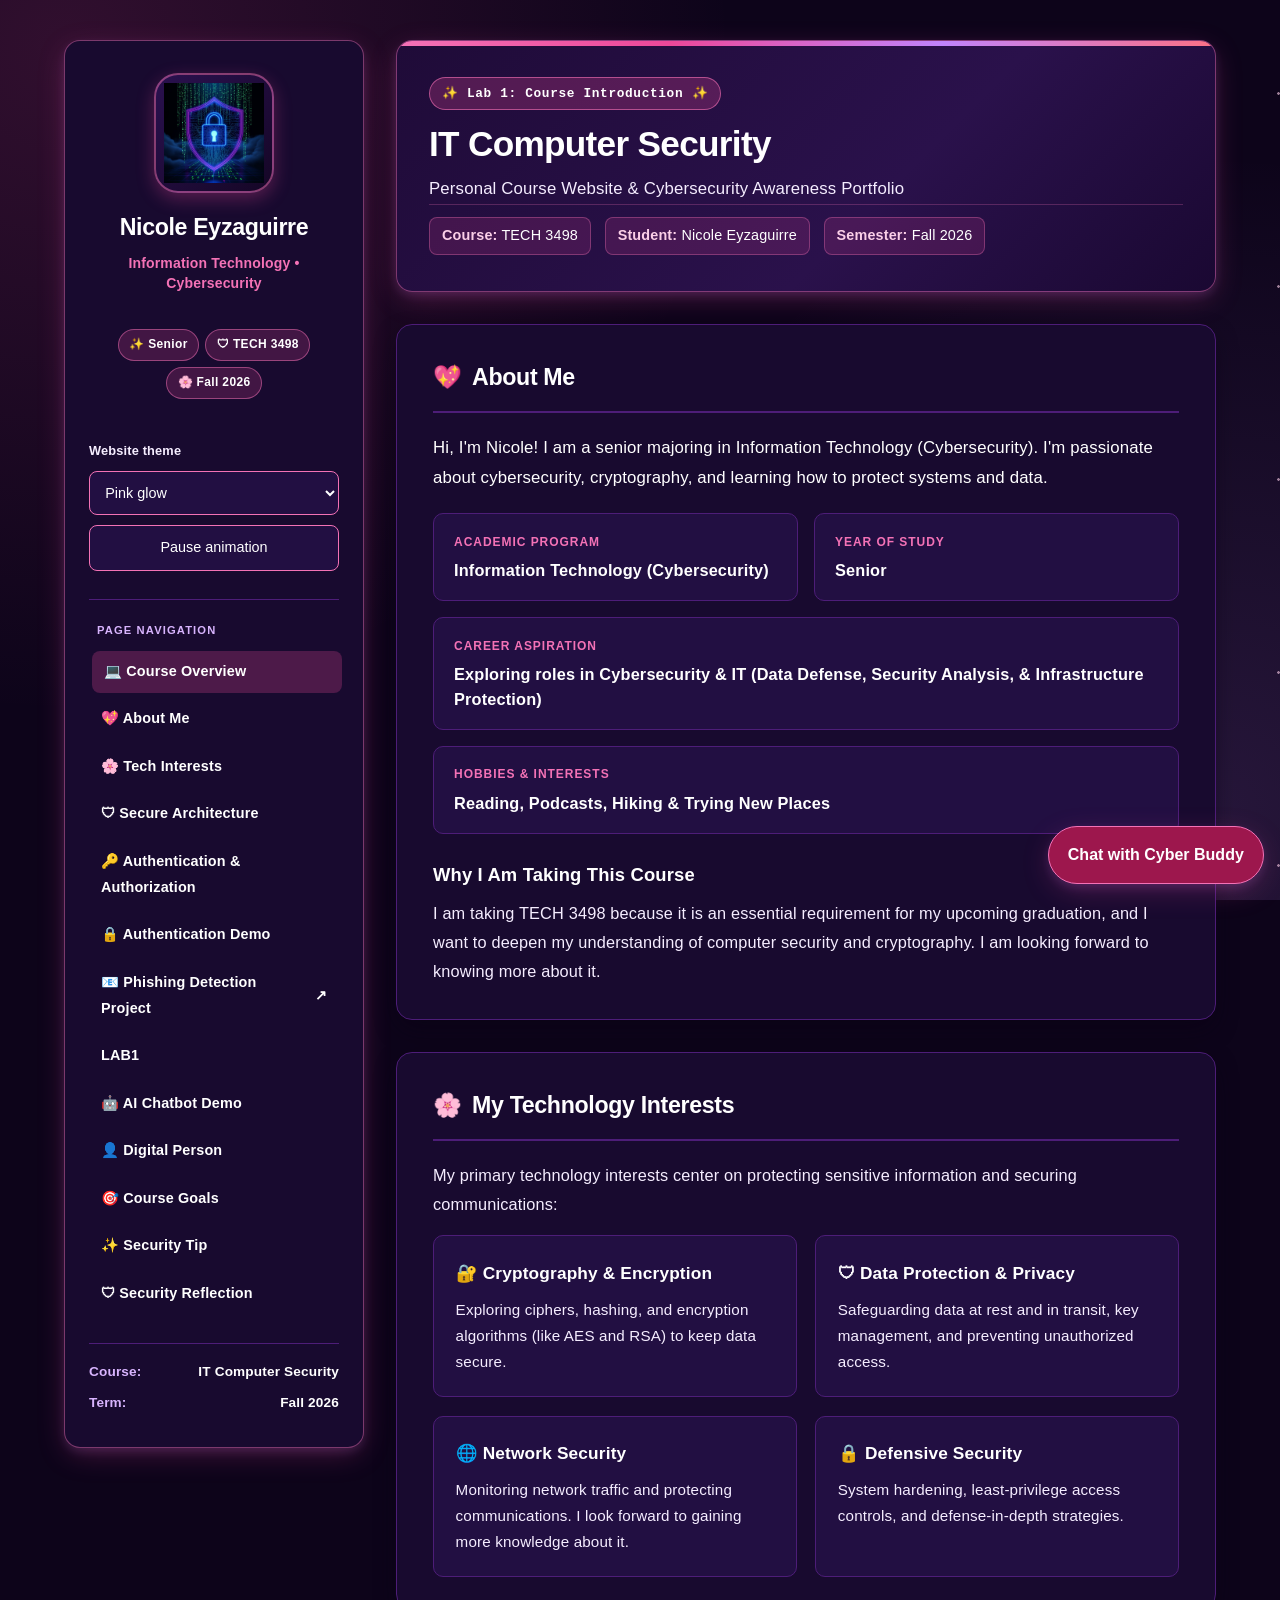
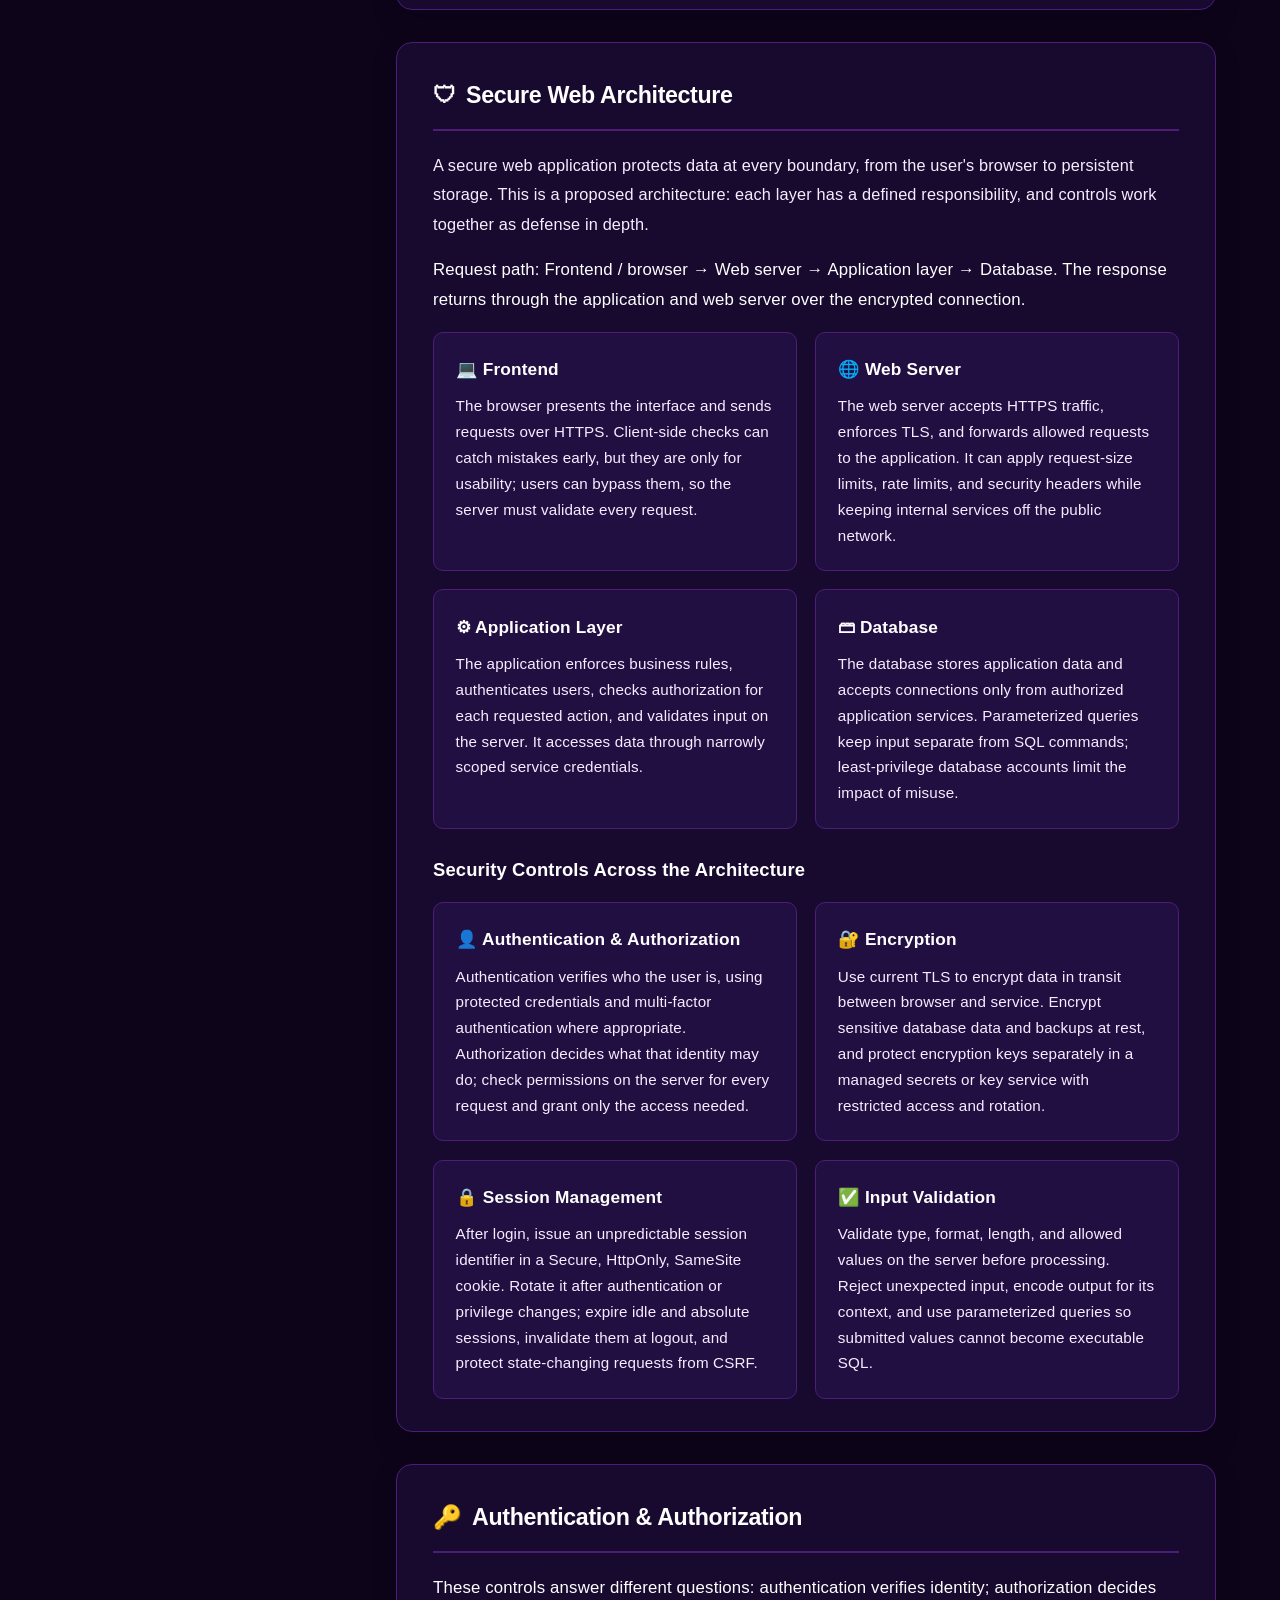
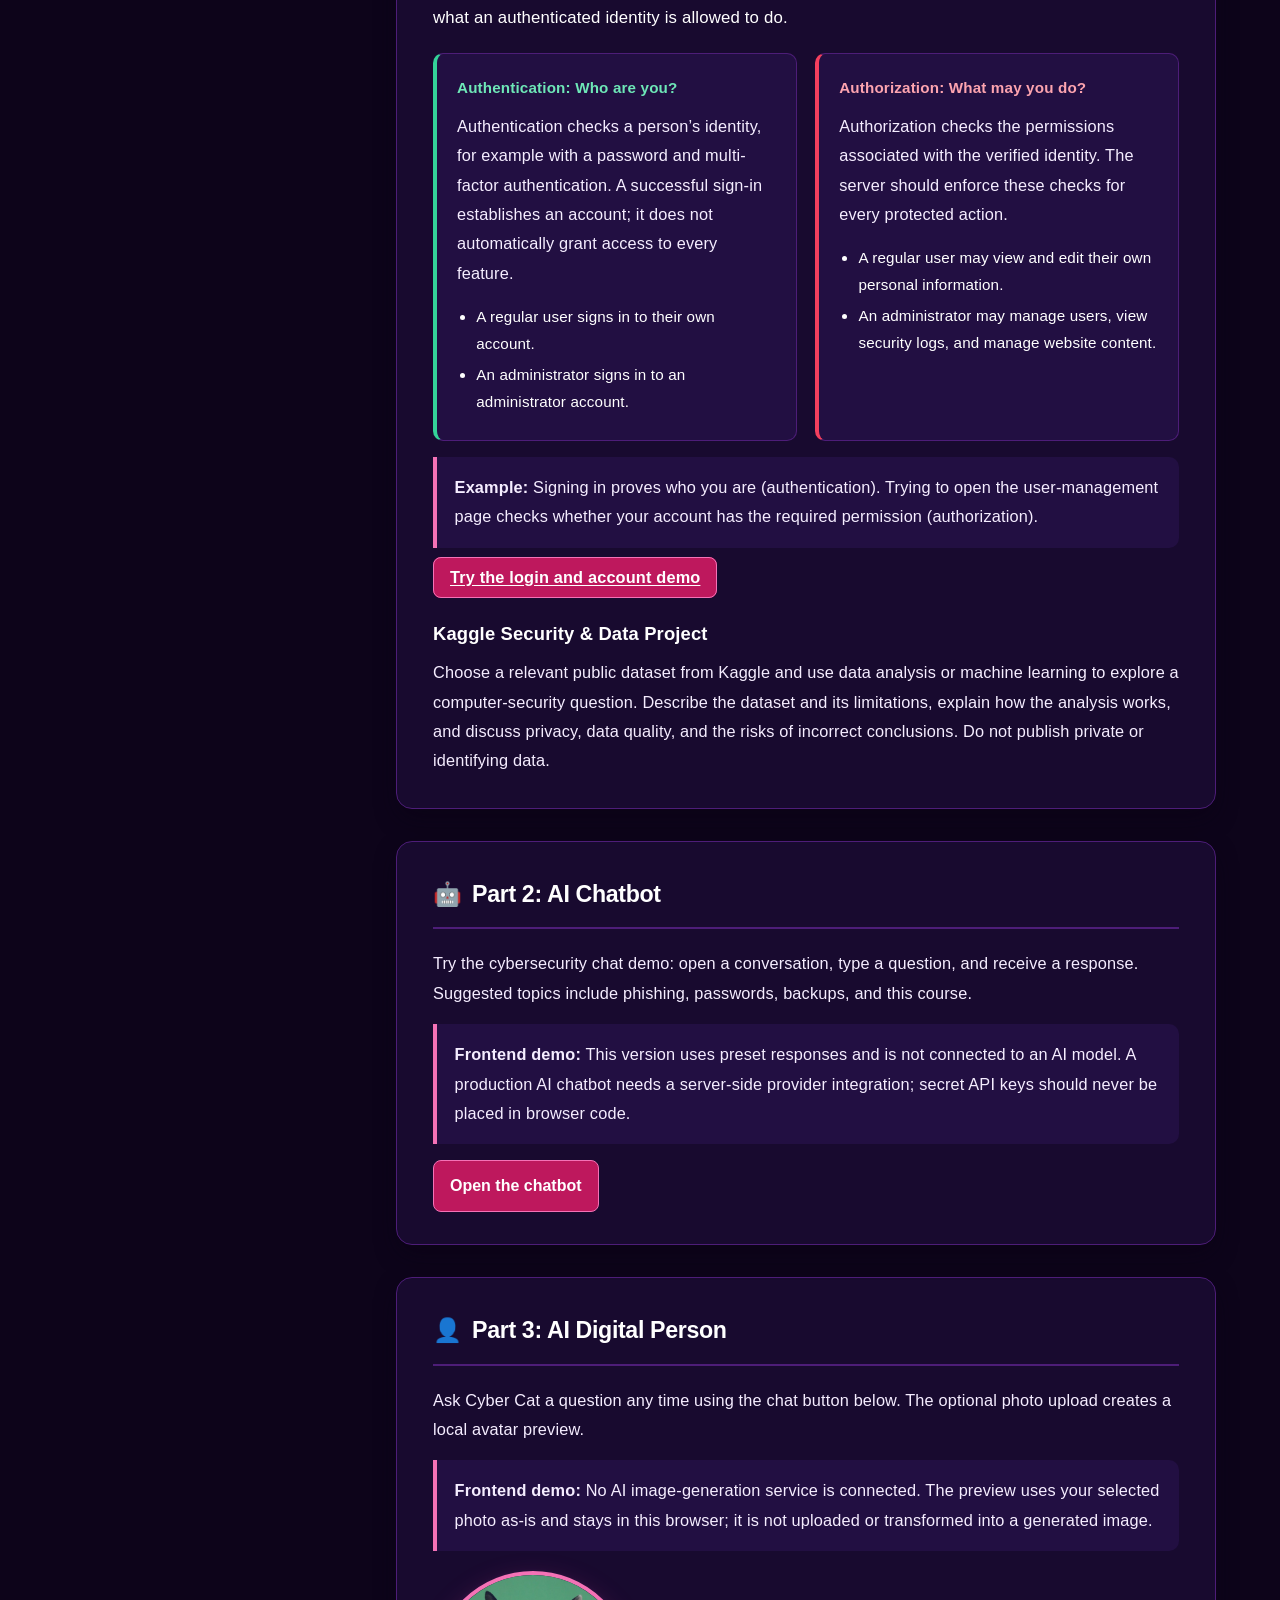
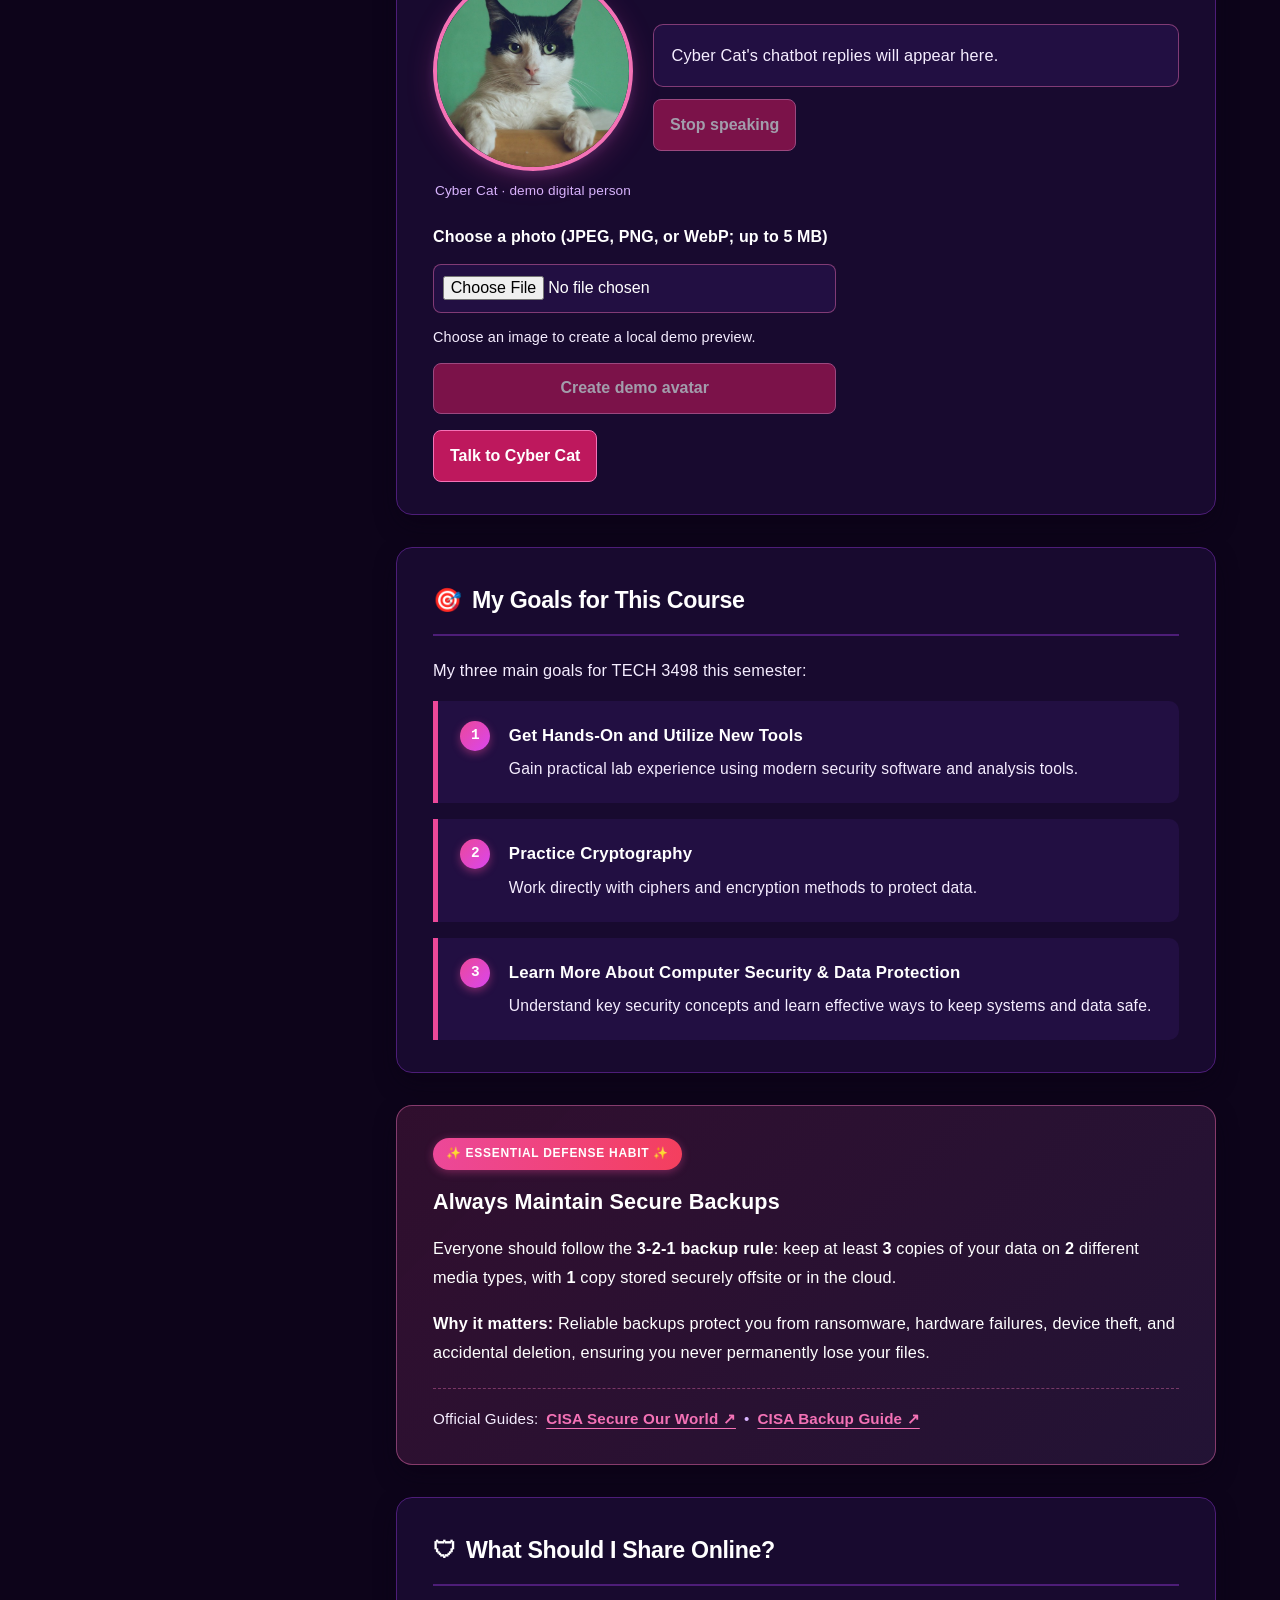
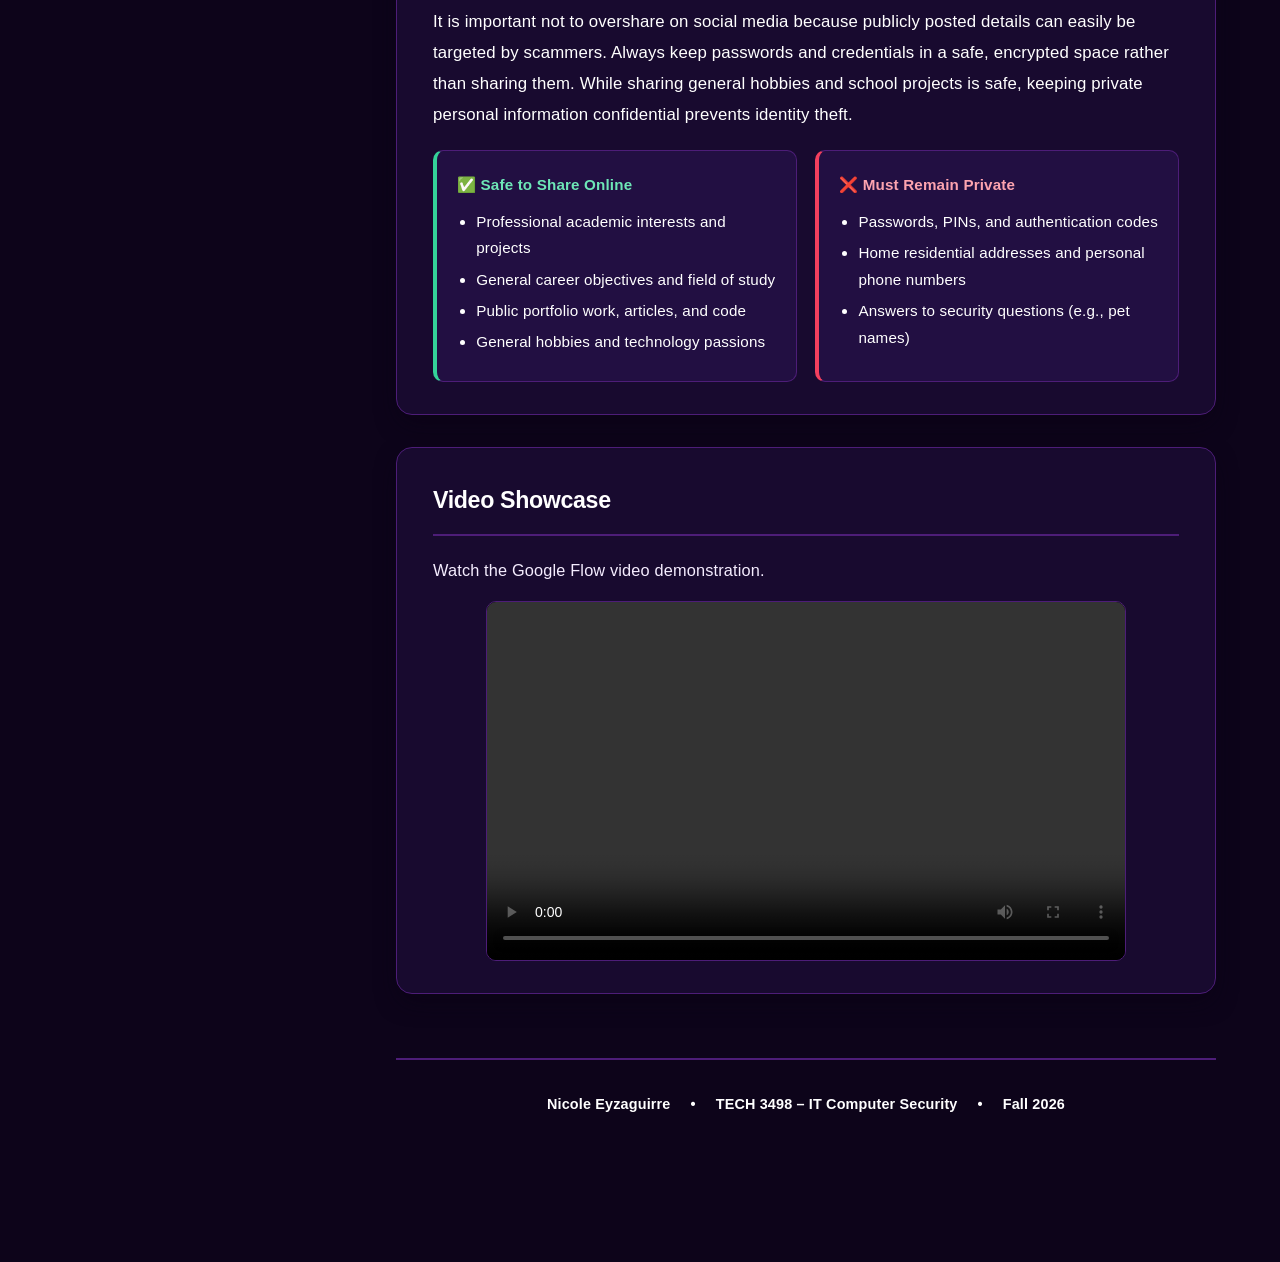
<file: index.html>
<!DOCTYPE html>
<html lang="en">
<head>
  <meta charset="UTF-8">
  <meta name="viewport" content="width=device-width, initial-scale=1.0">
  <meta name="description" content="TECH 3498 IT Computer Security Lab 1 - Course Website and Personal Introduction for Nicole Eyzaguirre">
  <meta name="author" content="Nicole Eyzaguirre">
  <title>Nicole Eyzaguirre | TECH 3498 – IT Computer Security (Lab 1)</title>
  <link rel="stylesheet" href="style.css">
</head>
<body>
  <div class="star-sky" aria-hidden="true">
    <span class="shooting-star"></span>
    <span class="shooting-star"></span>
    <span class="shooting-star"></span>
    <span class="shooting-star"></span>
    <span class="shooting-star"></span>
    <span class="shooting-star"></span>
    <span class="shooting-star"></span>
    <span class="shooting-star"></span>
  </div>

  <!-- Main Dashboard Container -->
  <div class="dashboard-container">
    
    <!-- LEFT SIDEBAR: Profile & Quick Navigation -->
    <aside class="sidebar-panel">
      <div class="profile-card">
        <!-- Part 2: Image or Graphic Requirement -->
        <div class="profile-graphic-wrapper">
          <img src="logo.jpg" alt="Girly cybersecurity defense emblem with glowing hot pink shield, sparkles, circuits, and padlock" class="profile-avatar">
        </div>

        <h2 class="profile-name">Nicole Eyzaguirre</h2>
        <p class="profile-title">Information Technology &bull; Cybersecurity</p>

        <div class="sidebar-badges">
          <span class="badge-pill">&#10024; Senior</span>
          <span class="badge-pill">&#128737; TECH 3498</span>
          <span class="badge-pill">&#127800; Fall 2026</span>
        </div>

        <div class="display-controls" id="display-controls" hidden>
          <label for="theme-select">Website theme</label>
          <select id="theme-select">
            <option value="pink">Pink glow</option>
            <option value="terminal">Green terminal</option>
            <option value="ocean">Midnight blue</option>
            <option value="lavender">Lavender haze</option>
            <option value="amber">Amber sunset</option>
          </select>
          <button id="motion-toggle" type="button" aria-pressed="false">Pause animation</button>
        </div>

        <!-- Quick Navigation -->
        <nav class="sidebar-nav" aria-label="Quick page navigation">
          <div class="nav-heading">PAGE NAVIGATION</div>
          <a href="#course-overview" class="nav-link">&#128187; Course Overview</a>
          <a href="#about-me" class="nav-link">&#128150; About Me</a>
          <a href="#tech-interests" class="nav-link">&#127800; Tech Interests</a>
          <a href="#secure-architecture" class="nav-link">&#128737; Secure Architecture</a>
          <a href="#identity-access" class="nav-link">&#128273; Authentication &amp; Authorization</a>
          <a href="auth.html" class="nav-link">&#128274; Authentication Demo</a>
          <a href="phishing.html" class="nav-link" target="_blank" rel="noopener noreferrer">&#128231; Phishing Detection Project <span class="nav-new-tab">↗</span></a>
          <a href="lab1.html" class="nav-link">LAB1</a>
          <a href="#ai-chatbot" class="nav-link">&#129302; AI Chatbot Demo</a>
          <a href="#digital-person" class="nav-link">&#128100; Digital Person</a>
          <a href="#course-goals" class="nav-link">&#127919; Course Goals</a>
          <a href="#cyber-tip" class="nav-link">&#10024; Security Tip</a>
          <a href="#security-reflection" class="nav-link">&#128737; Security Reflection</a>
        </nav>

        <!-- Sidebar Info Snippet -->
        <div class="sidebar-quick-info">
          <div class="quick-info-row">
            <span class="info-label">Course:</span>
            <span class="info-val">IT Computer Security</span>
          </div>
          <div class="quick-info-row">
            <span class="info-label">Term:</span>
            <span class="info-val">Fall 2026</span>
          </div>
        </div>
      </div>
    </aside>

    <!-- RIGHT MAIN CONTENT FEED -->
    <main class="main-feed">

      <!-- Part 1: Section 1 - Course Information Header Banner -->
      <section class="banner-card" id="course-overview">
        <div class="banner-header">
          <span class="course-badge">&#10024; Lab 1: Course Introduction &#10024;</span>
          <h1>IT Computer Security</h1>
          <p class="course-subtitle">Personal Course Website &amp; Cybersecurity Awareness Portfolio</p>
        </div>

        <div class="meta-strip">
          <div class="meta-chip"><strong>Course:</strong> TECH 3498</div>
          <div class="meta-chip"><strong>Student:</strong> Nicole Eyzaguirre</div>
          <div class="meta-chip"><strong>Semester:</strong> Fall 2026</div>
        </div>
      </section>

      <!-- Part 1: Section 2 - About Me -->
      <section class="feed-card" id="about-me">
        <h2 class="section-heading">
          <span class="heading-icon">&#128150;</span> About Me
        </h2>
        
        <p class="lead-p">
          Hi, I'm Nicole! I am a senior majoring in Information Technology (Cybersecurity). 
          I'm passionate about cybersecurity, cryptography, and learning how to protect systems and data.
        </p>

        <div class="about-grid">
          <div class="about-cell">
            <div class="cell-label">Academic Program</div>
            <div class="cell-val">Information Technology (Cybersecurity)</div>
          </div>
          <div class="about-cell">
            <div class="cell-label">Year of Study</div>
            <div class="cell-val">Senior</div>
          </div>
          <div class="about-cell span-2">
            <div class="cell-label">Career Aspiration</div>
            <div class="cell-val">Exploring roles in Cybersecurity &amp; IT (Data Defense, Security Analysis, &amp; Infrastructure Protection)</div>
          </div>
          <div class="about-cell span-2">
            <div class="cell-label">Hobbies &amp; Interests</div>
            <div class="cell-val">Reading, Podcasts, Hiking &amp; Trying New Places</div>
          </div>
        </div>

        <h3 class="sub-heading">Why I Am Taking This Course</h3>
        <p>
          I am taking TECH 3498 because it is an essential requirement for my upcoming graduation, and I want to deepen my understanding of computer security and cryptography. 
          I am looking forward to knowing more about it.
        </p>
      </section>

      <!-- Part 1: Section 3 - My Technology Interests -->
      <section class="feed-card" id="tech-interests">
        <h2 class="section-heading">
          <span class="heading-icon">&#127800;</span> My Technology Interests
        </h2>
        <p>
          My primary technology interests center on protecting sensitive information and securing communications:
        </p>

        <div class="tech-grid">
          <article class="tech-cell">
            <h3>&#128272; Cryptography &amp; Encryption</h3>
            <p>
              Exploring ciphers, hashing, and encryption algorithms (like AES and RSA) to keep data secure.
            </p>
          </article>

          <article class="tech-cell">
            <h3>&#128737; Data Protection &amp; Privacy</h3>
            <p>
              Safeguarding data at rest and in transit, key management, and preventing unauthorized access.
            </p>
          </article>

          <article class="tech-cell">
            <h3>&#127760; Network Security</h3>
            <p>
              Monitoring network traffic and protecting communications. I look forward to gaining more knowledge about it.
            </p>
          </article>

          <article class="tech-cell">
            <h3>&#128274; Defensive Security</h3>
            <p>
              System hardening, least-privilege access controls, and defense-in-depth strategies.
            </p>
          </article>
        </div>
      </section>

      <section class="feed-card" id="secure-architecture">
        <h2 class="section-heading">
          <span class="heading-icon">&#128737;</span> Secure Web Architecture
        </h2>
        <p>
          A secure web application protects data at every boundary, from the user's browser to persistent storage. This is a proposed architecture: each layer has a defined responsibility, and controls work together as defense in depth.
        </p>
        <p class="lead-p">
          Request path: Frontend / browser &rarr; Web server &rarr; Application layer &rarr; Database. The response returns through the application and web server over the encrypted connection.
        </p>

        <div class="tech-grid">
          <article class="tech-cell">
            <h3>&#128187; Frontend</h3>
            <p>The browser presents the interface and sends requests over HTTPS. Client-side checks can catch mistakes early, but they are only for usability; users can bypass them, so the server must validate every request.</p>
          </article>
          <article class="tech-cell">
            <h3>&#127760; Web Server</h3>
            <p>The web server accepts HTTPS traffic, enforces TLS, and forwards allowed requests to the application. It can apply request-size limits, rate limits, and security headers while keeping internal services off the public network.</p>
          </article>
          <article class="tech-cell">
            <h3>&#9881; Application Layer</h3>
            <p>The application enforces business rules, authenticates users, checks authorization for each requested action, and validates input on the server. It accesses data through narrowly scoped service credentials.</p>
          </article>
          <article class="tech-cell">
            <h3>&#128451; Database</h3>
            <p>The database stores application data and accepts connections only from authorized application services. Parameterized queries keep input separate from SQL commands; least-privilege database accounts limit the impact of misuse.</p>
          </article>
        </div>

        <h3 class="sub-heading">Security Controls Across the Architecture</h3>
        <div class="tech-grid">
          <article class="tech-cell">
            <h3>&#128100; Authentication &amp; Authorization</h3>
            <p>Authentication verifies who the user is, using protected credentials and multi-factor authentication where appropriate. Authorization decides what that identity may do; check permissions on the server for every request and grant only the access needed.</p>
          </article>
          <article class="tech-cell">
            <h3>&#128272; Encryption</h3>
            <p>Use current TLS to encrypt data in transit between browser and service. Encrypt sensitive database data and backups at rest, and protect encryption keys separately in a managed secrets or key service with restricted access and rotation.</p>
          </article>
          <article class="tech-cell">
            <h3>&#128274; Session Management</h3>
            <p>After login, issue an unpredictable session identifier in a Secure, HttpOnly, SameSite cookie. Rotate it after authentication or privilege changes; expire idle and absolute sessions, invalidate them at logout, and protect state-changing requests from CSRF.</p>
          </article>
          <article class="tech-cell">
            <h3>&#9989; Input Validation</h3>
            <p>Validate type, format, length, and allowed values on the server before processing. Reject unexpected input, encode output for its context, and use parameterized queries so submitted values cannot become executable SQL.</p>
          </article>
        </div>
      </section>

      <section class="feed-card" id="identity-access">
        <h2 class="section-heading">
          <span class="heading-icon">&#128273;</span> Authentication &amp; Authorization
        </h2>
        <p class="lead-p">These controls answer different questions: authentication verifies identity; authorization decides what an authenticated identity is allowed to do.</p>

        <div class="comparison-grid">
          <article class="comp-col safe">
            <h3 class="comp-title">Authentication: Who are you?</h3>
            <p>Authentication checks a person’s identity, for example with a password and multi-factor authentication. A successful sign-in establishes an account; it does not automatically grant access to every feature.</p>
            <ul>
              <li>A regular user signs in to their own account.</li>
              <li>An administrator signs in to an administrator account.</li>
            </ul>
          </article>
          <article class="comp-col private">
            <h3 class="comp-title">Authorization: What may you do?</h3>
            <p>Authorization checks the permissions associated with the verified identity. The server should enforce these checks for every protected action.</p>
            <ul>
              <li>A regular user may view and edit their own personal information.</li>
              <li>An administrator may manage users, view security logs, and manage website content.</li>
            </ul>
          </article>
        </div>
        <p class="access-example"><strong>Example:</strong> Signing in proves who you are (authentication). Trying to open the user-management page checks whether your account has the required permission (authorization).</p>
        <p><a class="demo-action auth-demo-link" href="auth.html">Try the login and account demo</a></p>

        <h3 class="sub-heading">Kaggle Security &amp; Data Project</h3>
        <p>Choose a relevant public dataset from Kaggle and use data analysis or machine learning to explore a computer-security question. Describe the dataset and its limitations, explain how the analysis works, and discuss privacy, data quality, and the risks of incorrect conclusions. Do not publish private or identifying data.</p>
      </section>

      <section class="feed-card" id="ai-chatbot">
        <h2 class="section-heading">
          <span class="heading-icon">&#129302;</span> Part 2: AI Chatbot
        </h2>
        <p>Try the cybersecurity chat demo: open a conversation, type a question, and receive a response. Suggested topics include phishing, passwords, backups, and this course.</p>
        <p class="demo-notice"><strong>Frontend demo:</strong> This version uses preset responses and is not connected to an AI model. A production AI chatbot needs a server-side provider integration; secret API keys should never be placed in browser code.</p>
        <button class="demo-action" id="start-chat" type="button">Open the chatbot</button>
      </section>

      <section class="feed-card" id="digital-person">
        <h2 class="section-heading">
          <span class="heading-icon">&#128100;</span> Part 3: AI Digital Person
        </h2>
        <p>Ask Cyber Cat a question any time using the chat button below. The optional photo upload creates a local avatar preview.</p>
        <p class="demo-notice"><strong>Frontend demo:</strong> No AI image-generation service is connected. The preview uses your selected photo as-is and stays in this browser; it is not uploaded or transformed into a generated image.</p>

        <div class="digital-person-stage">
          <figure class="cyber-cat-figure">
            <div id="digital-cat" class="cyber-cat" role="img" aria-label="Photo of a cat with an animated mouth">
              <img src="cat-avatar.jpg" alt="">
              <span class="cat-mouth" aria-hidden="true"></span>
            </div>
            <figcaption>Cyber Cat · demo digital person</figcaption>
          </figure>
          <div class="cat-response-area">
            <p id="cat-response" class="cat-response" role="status" aria-live="polite">Cyber Cat's chatbot replies will appear here.</p>
            <button class="demo-action" id="stop-speaking" type="button" disabled>Stop speaking</button>
          </div>
        </div>

        <div class="avatar-demo">
          <div class="avatar-controls">
            <label for="avatar-upload">Choose a photo (JPEG, PNG, or WebP; up to 5 MB)</label>
            <input id="avatar-upload" type="file" accept="image/jpeg,image/png,image/webp">
            <p id="avatar-status" class="avatar-status" role="status" aria-live="polite">Choose an image to create a local demo preview.</p>
            <button class="demo-action" id="generate-avatar" type="button" disabled>Create demo avatar</button>
          </div>
          <figure class="avatar-preview" id="avatar-preview" hidden>
            <img id="avatar-image" alt="Local demo avatar preview">
            <figcaption>Local photo preview — simulated avatar, not AI-generated</figcaption>
          </figure>
        </div>
        <button class="demo-action" id="talk-to-person" type="button">Talk to Cyber Cat</button>
      </section>

      <!-- Part 1: Section 4 - My Goals for This Course -->
      <!-- Part 2: Ordered / Unordered List Requirement -->
      <section class="feed-card" id="course-goals">
        <h2 class="section-heading">
          <span class="heading-icon">&#127919;</span> My Goals for This Course
        </h2>
        <p>
          My three main goals for TECH 3498 this semester:
        </p>

        <ol class="goals-timeline">
          <li class="timeline-step">
            <span class="step-badge">1</span>
            <div class="step-content">
              <strong>Get Hands-On and Utilize New Tools</strong>
              <p>Gain practical lab experience using modern security software and analysis tools.</p>
            </div>
          </li>
          <li class="timeline-step">
            <span class="step-badge">2</span>
            <div class="step-content">
              <strong>Practice Cryptography</strong>
              <p>Work directly with ciphers and encryption methods to protect data.</p>
            </div>
          </li>
          <li class="timeline-step">
            <span class="step-badge">3</span>
            <div class="step-content">
              <strong>Learn More About Computer Security &amp; Data Protection</strong>
              <p>Understand key security concepts and learn effective ways to keep systems and data safe.</p>
            </div>
          </li>
        </ol>
      </section>

      <!-- Part 1: Section 5 - One Cybersecurity Tip -->
      <section class="feed-card callout-highlight" id="cyber-tip">
        <div class="callout-pill">&#10024; Essential Defense Habit &#10024;</div>
        
        <h2 class="section-heading-plain">
          Always Maintain Secure Backups
        </h2>

        <p>
          Everyone should follow the <strong>3-2-1 backup rule</strong>: keep at least <strong>3</strong> copies of your data on <strong>2</strong> different media types, with <strong>1</strong> copy stored securely offsite or in the cloud.
        </p>

        <p>
          <strong>Why it matters:</strong> Reliable backups protect you from ransomware, hardware failures, device theft, and accidental deletion, ensuring you never permanently lose your files.
        </p>

        <div class="resource-links">
          <!-- Part 2: Hyperlink Requirement -->
          <span>Official Guides:</span>
          <a href="https://www.cisa.gov/secure-our-world" target="_blank" rel="noopener noreferrer" class="cyber-link">
            CISA Secure Our World &nearr;
          </a>
          <span class="dot-sep">&bull;</span>
          <a href="https://www.cisa.gov/resources-tools/resources/dont-wake-ransomware-protect-your-data" target="_blank" rel="noopener noreferrer" class="cyber-link">
            CISA Backup Guide &nearr;
          </a>
        </div>
      </section>

      <!-- Part 3: Security Reflection - "What Should I Share Online?" -->
      <section class="feed-card" id="security-reflection">
        <h2 class="section-heading">
          <span class="heading-icon">&#128737;</span> What Should I Share Online?
        </h2>
        
        <p class="reflection-quote">
          It is important not to overshare on social media because publicly posted details can easily be targeted by scammers. Always keep passwords and credentials in a safe, encrypted space rather than sharing them. While sharing general hobbies and school projects is safe, keeping private personal information confidential prevents identity theft.
        </p>

        <div class="comparison-grid">
          <div class="comp-col safe">
            <div class="comp-title">&#9989; Safe to Share Online</div>
            <ul>
              <li>Professional academic interests and projects</li>
              <li>General career objectives and field of study</li>
              <li>Public portfolio work, articles, and code</li>
              <li>General hobbies and technology passions</li>
            </ul>
          </div>

          <div class="comp-col private">
            <div class="comp-title">&#10060; Must Remain Private</div>
            <ul>
              <li>Passwords, PINs, and authentication codes</li>
              <li>Home residential addresses and personal phone numbers</li>
              <li>Answers to security questions (e.g., pet names)</li>
            </ul>
          </div>
        </div>
      </section>

      <section class="feed-card video-showcase" aria-labelledby="video-showcase-title">
        <h2 class="section-heading" id="video-showcase-title">Video Showcase</h2>
        <p>Watch the Google Flow video demonstration.</p>
        <video controls preload="metadata">
          <source src="videos/google-flow-capture.mp4" type="video/mp4">
          Your browser does not support embedded video. You can <a href="videos/google-flow-capture.mp4">open the video file</a> instead.
        </video>
      </section>

      <!-- Part 2: Footer Requirement -->
      <footer class="site-footer">
        <div class="footer-meta">
          <span>Nicole Eyzaguirre</span>
          <span>&bull;</span>
          <span>TECH 3498 – IT Computer Security</span>
          <span>&bull;</span>
          <span>Fall 2026</span>
        </div>
        <div class="footer-notice">
         
        </div>
      </footer>

    </main>
  </div>

  <button id="chat-toggle" class="chat-toggle" type="button" aria-expanded="false" aria-controls="cyber-chat" hidden>Chat with Cyber Buddy</button>
  <section id="cyber-chat" class="cyber-chat" aria-labelledby="chat-title" hidden>
    <header class="chat-header">
      <div><h2 id="chat-title">Cyber Buddy</h2><p>Demo mode · preset responses, not AI</p></div>
      <button id="chat-close" type="button" aria-label="Close chat">&times;</button>
    </header>
    <div id="chat-messages" class="chat-messages" role="log" aria-live="polite" aria-relevant="additions" aria-label="Chat messages" tabindex="0">
      <p class="chat-message"><strong>Cyber Buddy: </strong>Hi! Pick a topic or type a question. This demo uses built-in answers, not AI. Messages stay on this page and clear when you reload.</p>
    </div>
    <div class="chat-suggestions" aria-label="Suggested questions">
      <button type="button" data-question="phishing">Phishing</button><button type="button" data-question="passwords">Passwords</button><button type="button" data-question="backups">Backups</button><button type="button" data-question="course">This course</button>
    </div>
    <form id="chat-form" class="chat-form"><label for="chat-input">Your question</label><div class="chat-input-row"><input id="chat-input" maxlength="300" placeholder="Ask about cybersecurity..." autocomplete="off" required><button type="submit">Send</button></div></form>
  </section>
  <script src="script.js"></script>
</body>
</html>
</file>
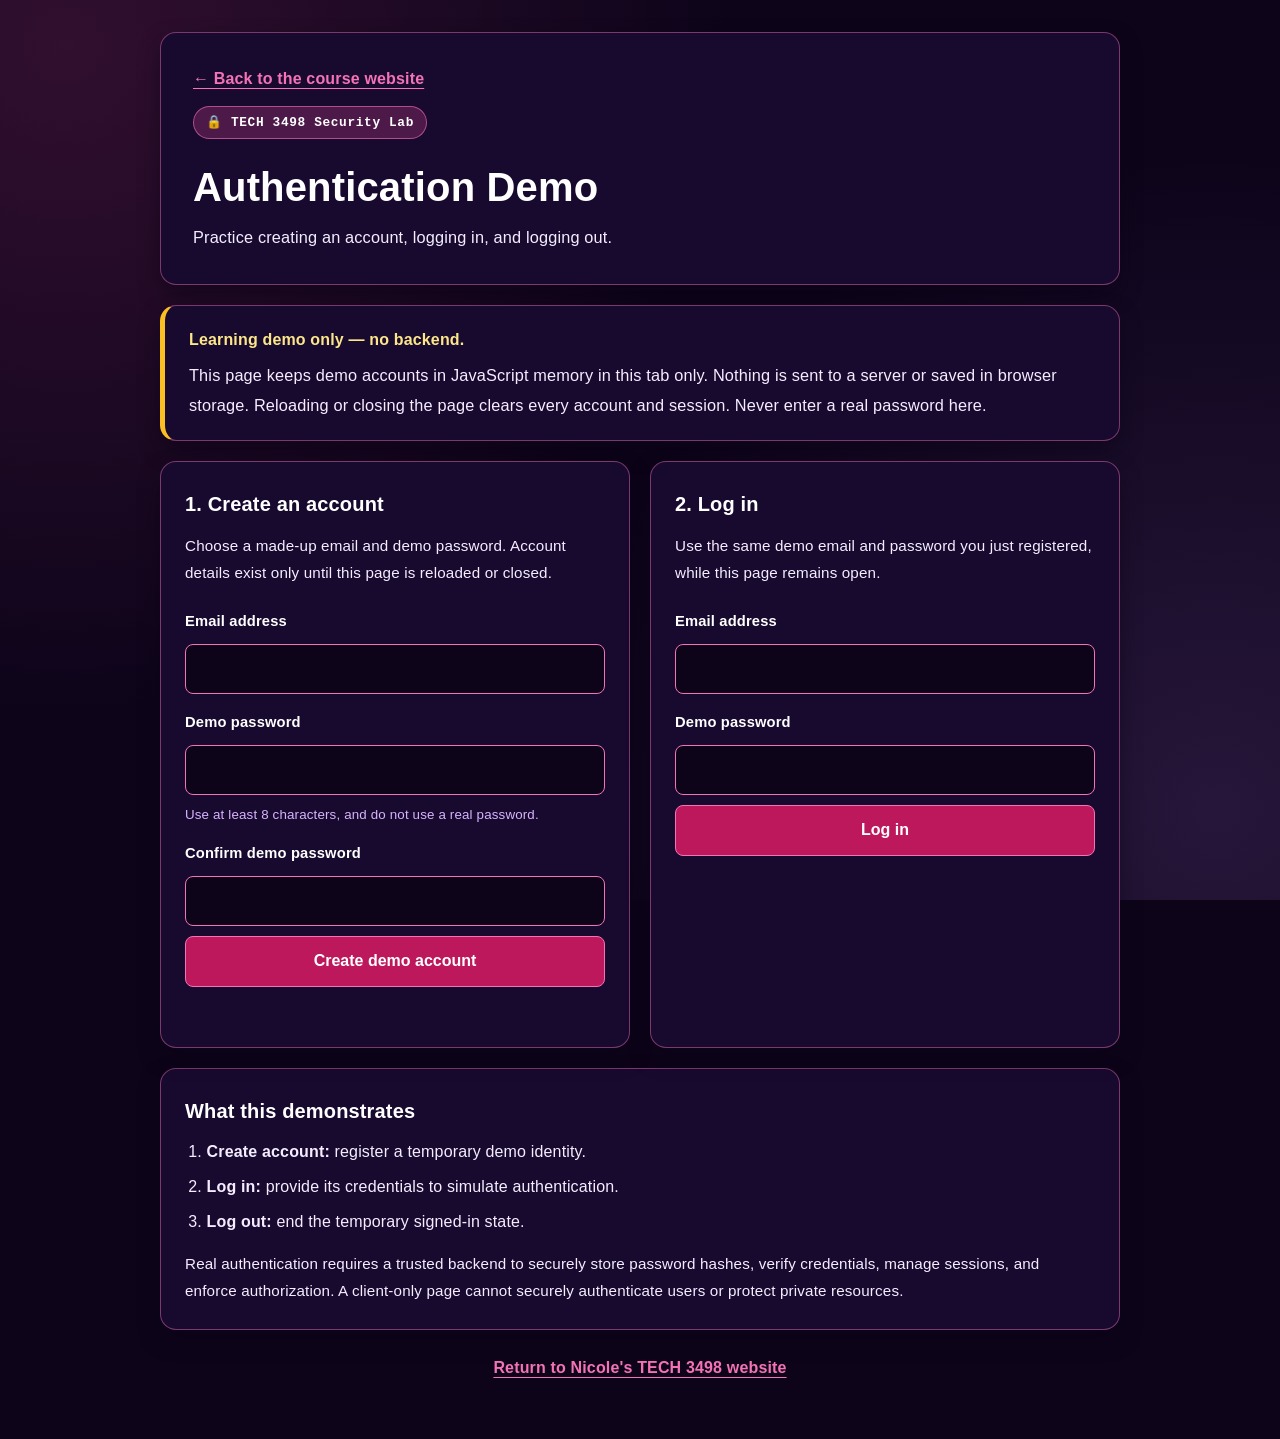
<file: auth.html>
<!DOCTYPE html>
<html lang="en">
<head>
  <meta charset="UTF-8">
  <meta name="viewport" content="width=device-width, initial-scale=1.0">
  <meta name="description" content="A client-only learning demo for account creation, login, and logout.">
  <title>Authentication Demo | TECH 3498</title>
  <link rel="stylesheet" href="style.css">
  <link rel="stylesheet" href="auth.css">
</head>
<body>
  <div class="auth-shell">
    <header class="auth-header">
      <a class="auth-home-link" href="index.html">&larr; Back to the course website</a>
      <span class="course-badge">&#128274; TECH 3498 Security Lab</span>
      <h1>Authentication Demo</h1>
      <p class="auth-intro">Practice creating an account, logging in, and logging out.</p>
    </header>

    <aside class="auth-warning" aria-label="Important demo limitation">
      <strong>Learning demo only — no backend.</strong>
      <p>This page keeps demo accounts in JavaScript memory in this tab only. Nothing is sent to a server or saved in browser storage. Reloading or closing the page clears every account and session. Never enter a real password here.</p>
    </aside>

    <section class="auth-session" id="auth-session" aria-live="polite" hidden>
      <h2>You are logged in</h2>
      <p>Signed in as <strong id="session-email"></strong>.</p>
      <p>This demo confirms identity only. It does not provide access to protected server data or prove authorization.</p>
      <button class="demo-action" id="logout-button" type="button">Log out</button>
    </section>

    <div class="auth-forms" id="auth-forms">
      <section class="auth-card" aria-labelledby="create-title">
        <h2 id="create-title">1. Create an account</h2>
        <p>Choose a made-up email and demo password. Account details exist only until this page is reloaded or closed.</p>
        <form id="create-form">
          <label for="create-email">Email address</label>
          <input id="create-email" name="email" type="email" autocomplete="username" required>

          <label for="create-password">Demo password</label>
          <input id="create-password" name="password" type="password" autocomplete="new-password" minlength="8" required aria-describedby="password-guidance">
          <small id="password-guidance">Use at least 8 characters, and do not use a real password.</small>

          <label for="confirm-password">Confirm demo password</label>
          <input id="confirm-password" name="confirm-password" type="password" autocomplete="new-password" minlength="8" required>

          <button class="demo-action" type="submit">Create demo account</button>
          <p class="auth-status" id="create-status" role="status" aria-live="polite"></p>
        </form>
      </section>

      <section class="auth-card" aria-labelledby="login-title">
        <h2 id="login-title">2. Log in</h2>
        <p>Use the same demo email and password you just registered, while this page remains open.</p>
        <form id="login-form">
          <label for="login-email">Email address</label>
          <input id="login-email" name="email" type="email" autocomplete="username" required>

          <label for="login-password">Demo password</label>
          <input id="login-password" name="password" type="password" autocomplete="current-password" required>

          <button class="demo-action" type="submit">Log in</button>
          <p class="auth-status" id="login-status" role="status" aria-live="polite"></p>
        </form>
      </section>
    </div>

    <section class="auth-lesson">
      <h2>What this demonstrates</h2>
      <ol>
        <li><strong>Create account:</strong> register a temporary demo identity.</li>
        <li><strong>Log in:</strong> provide its credentials to simulate authentication.</li>
        <li><strong>Log out:</strong> end the temporary signed-in state.</li>
      </ol>
      <p>Real authentication requires a trusted backend to securely store password hashes, verify credentials, manage sessions, and enforce authorization. A client-only page cannot securely authenticate users or protect private resources.</p>
    </section>

    <footer class="auth-footer">
      <a href="index.html">Return to Nicole's TECH 3498 website</a>
    </footer>
  </div>
  <script src="auth.js"></script>
</body>
</html>
</file>
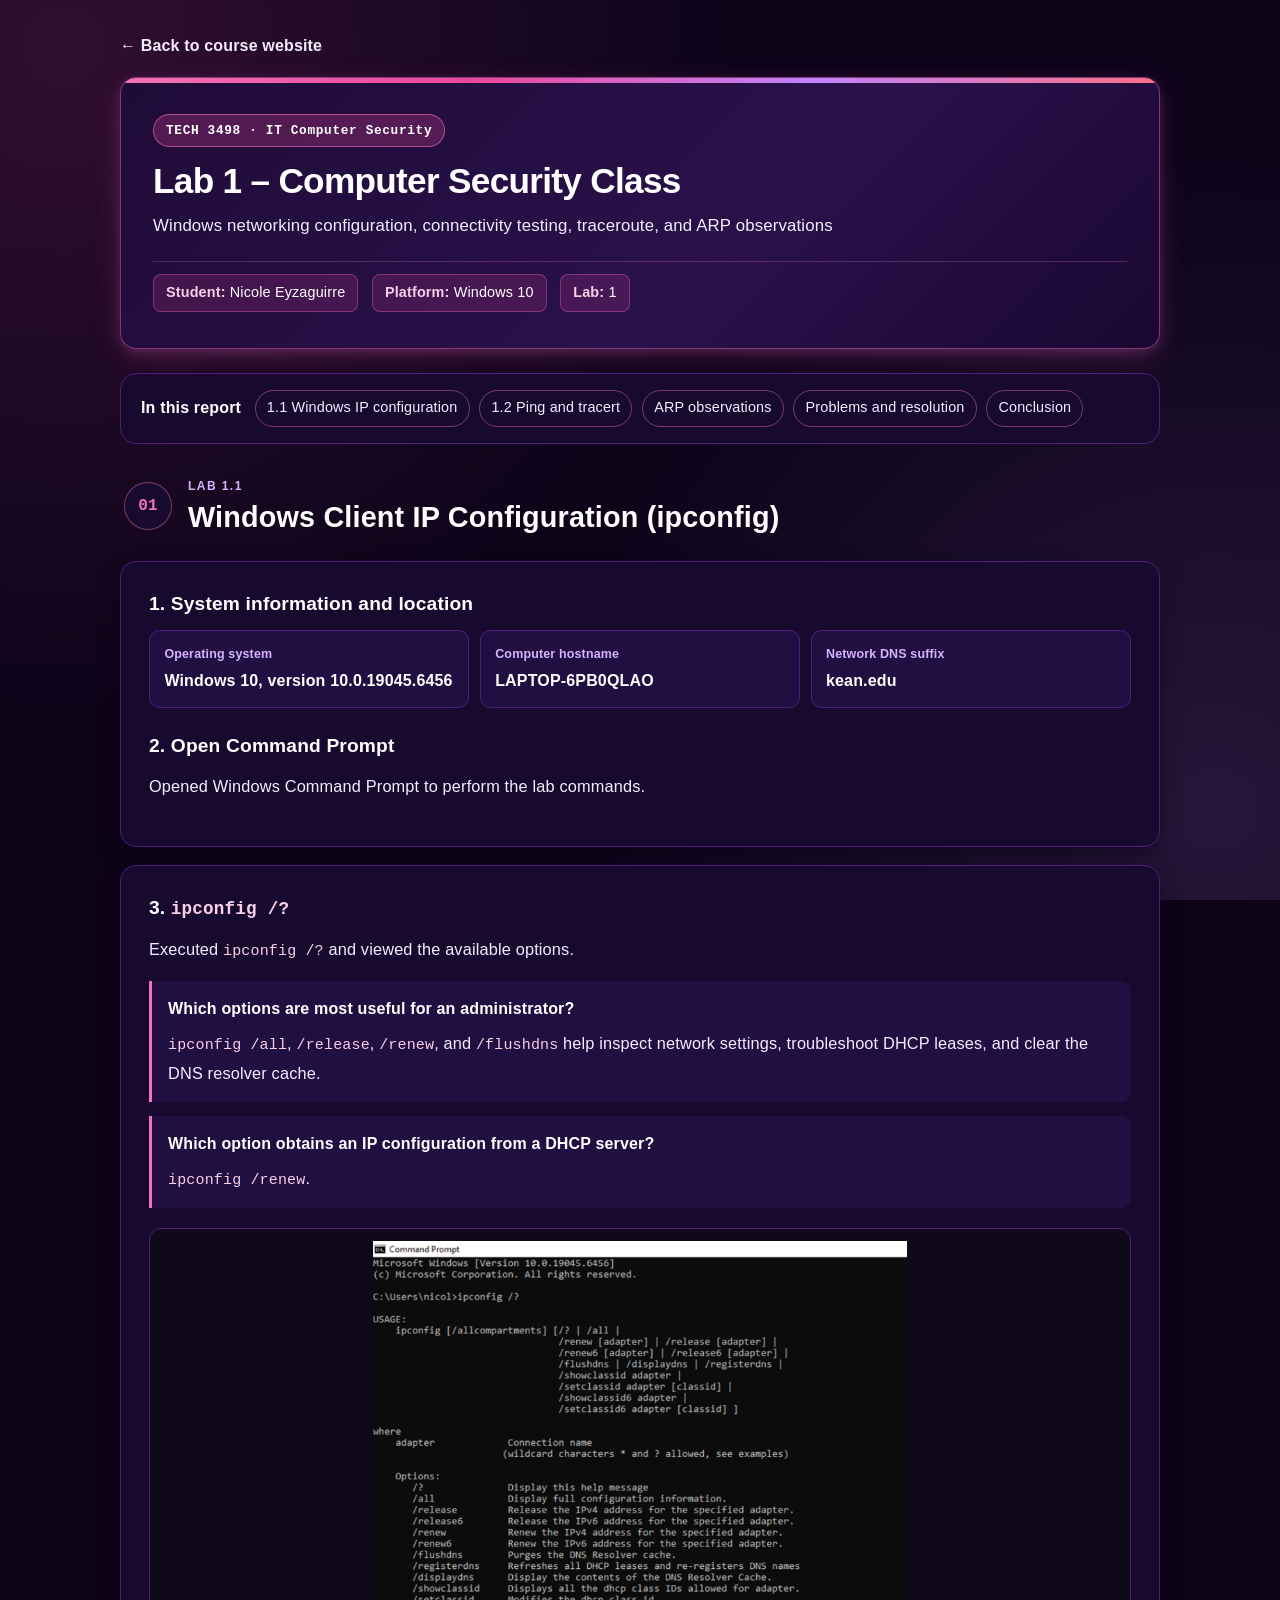
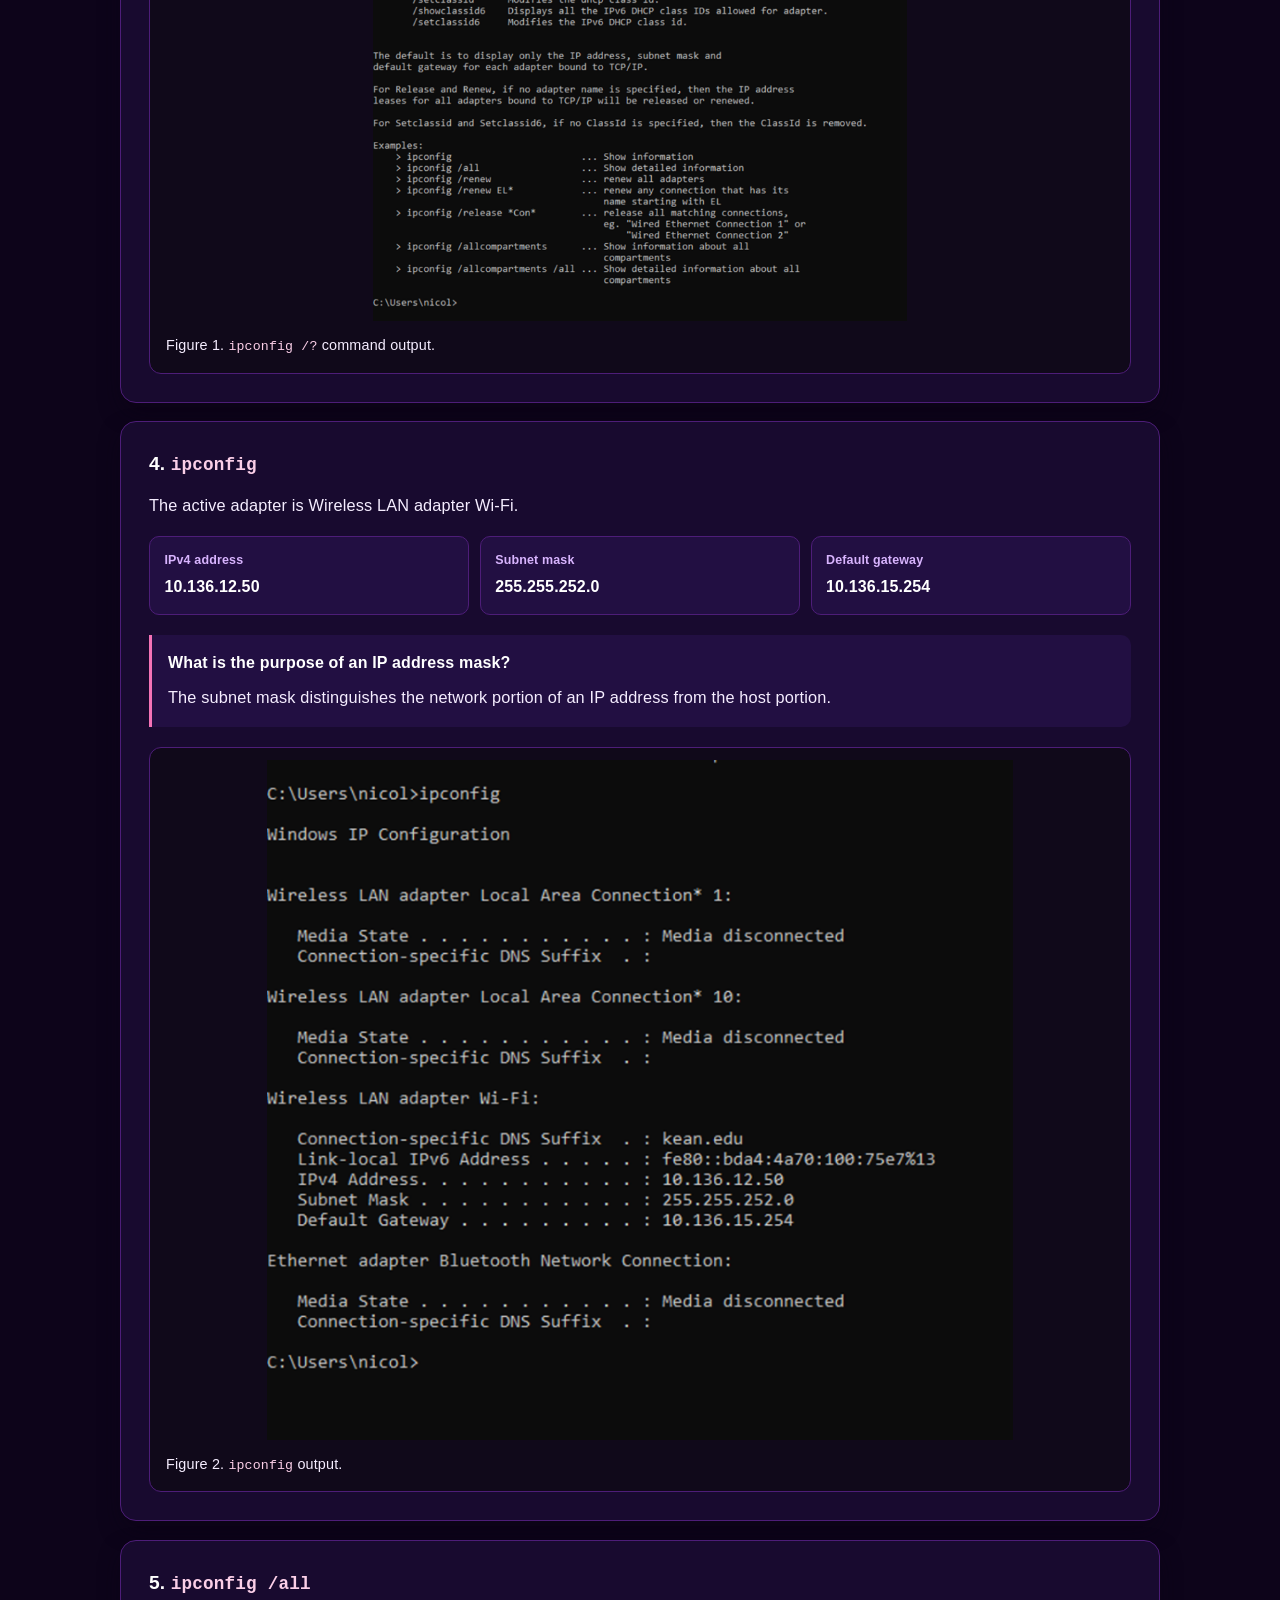
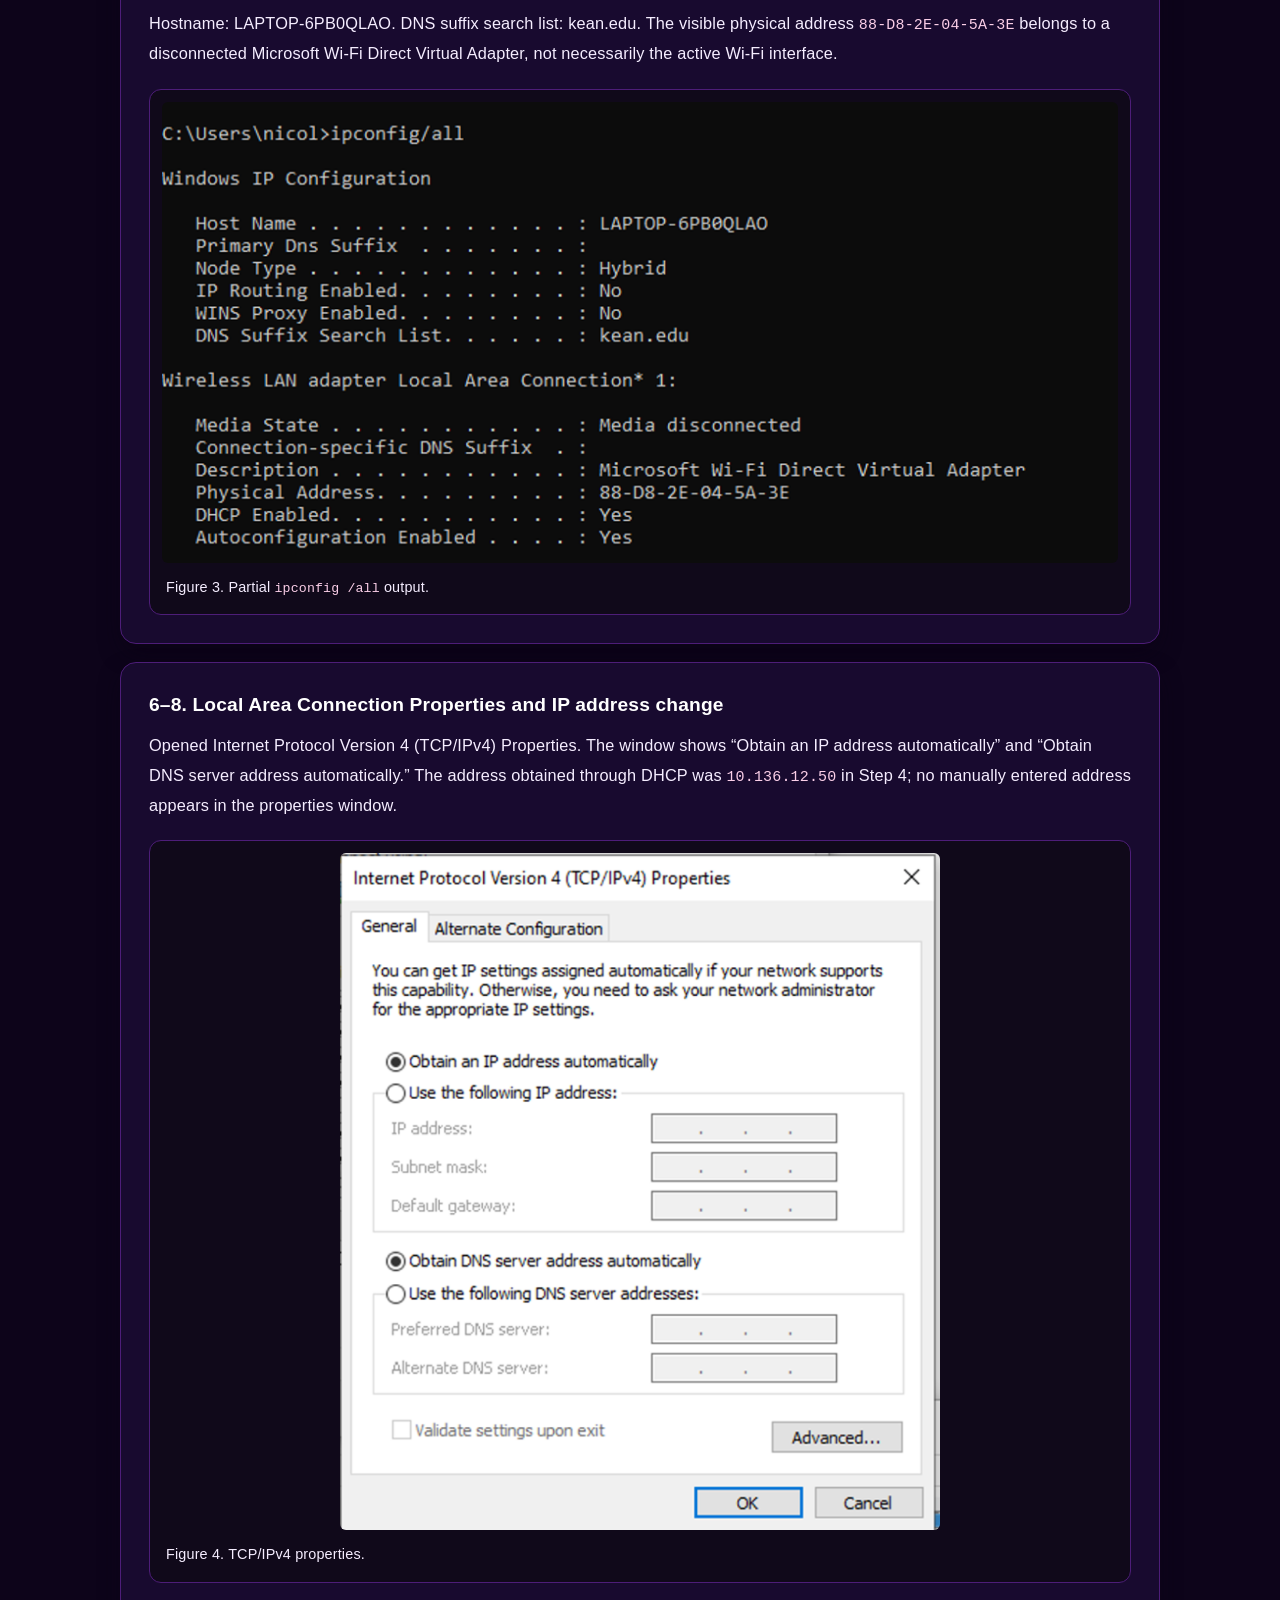
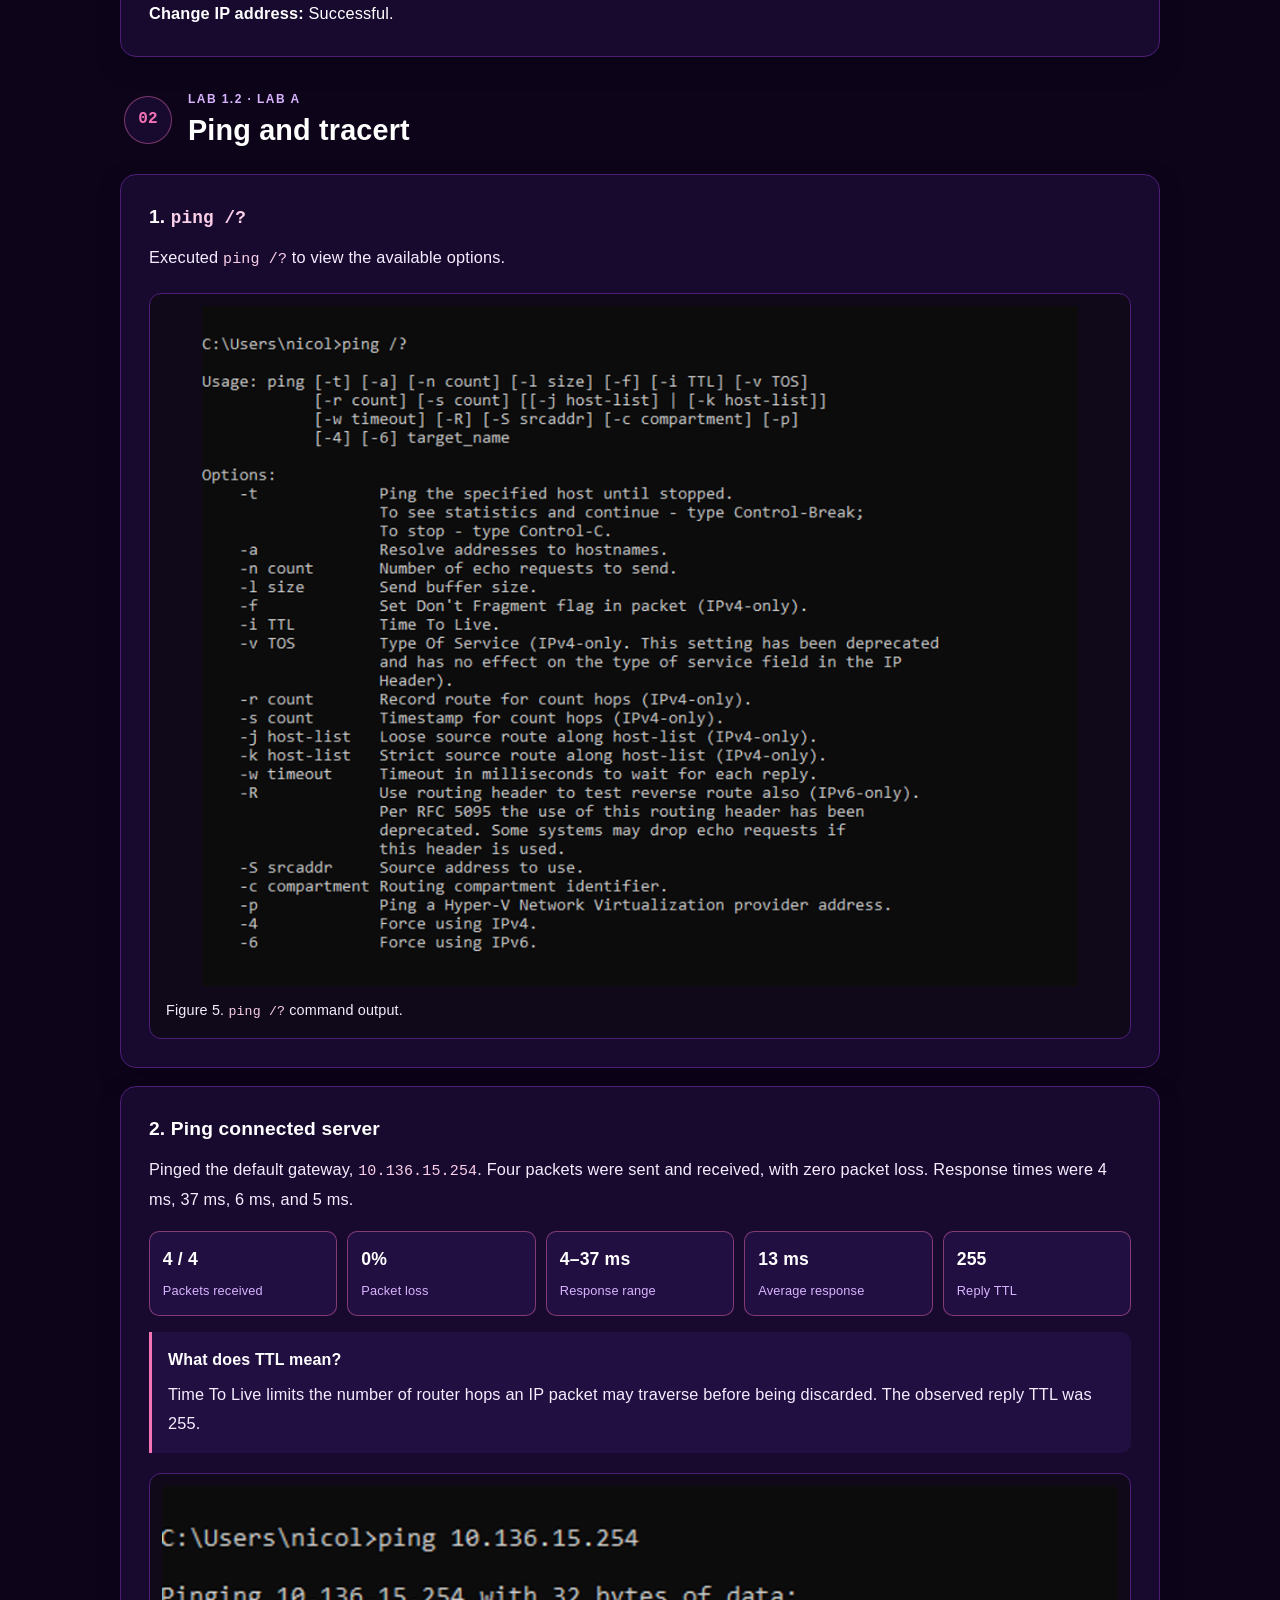
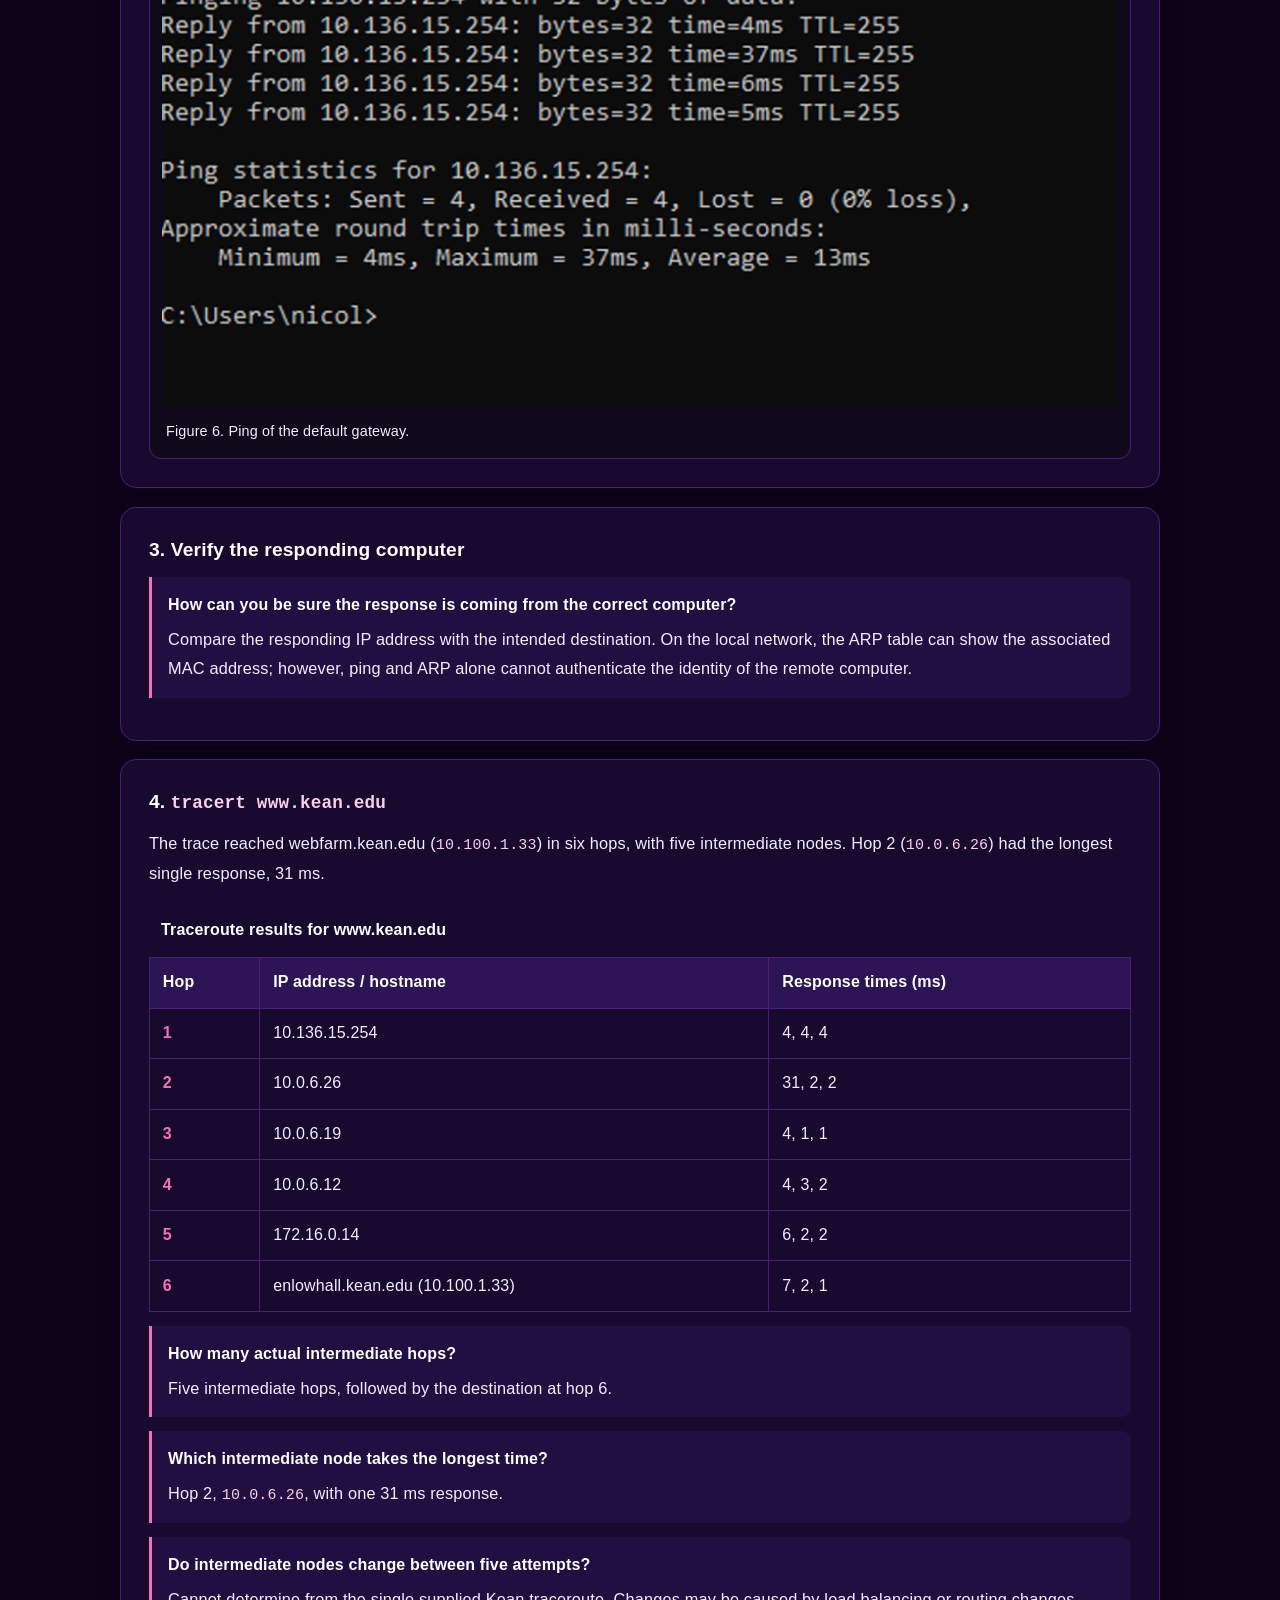
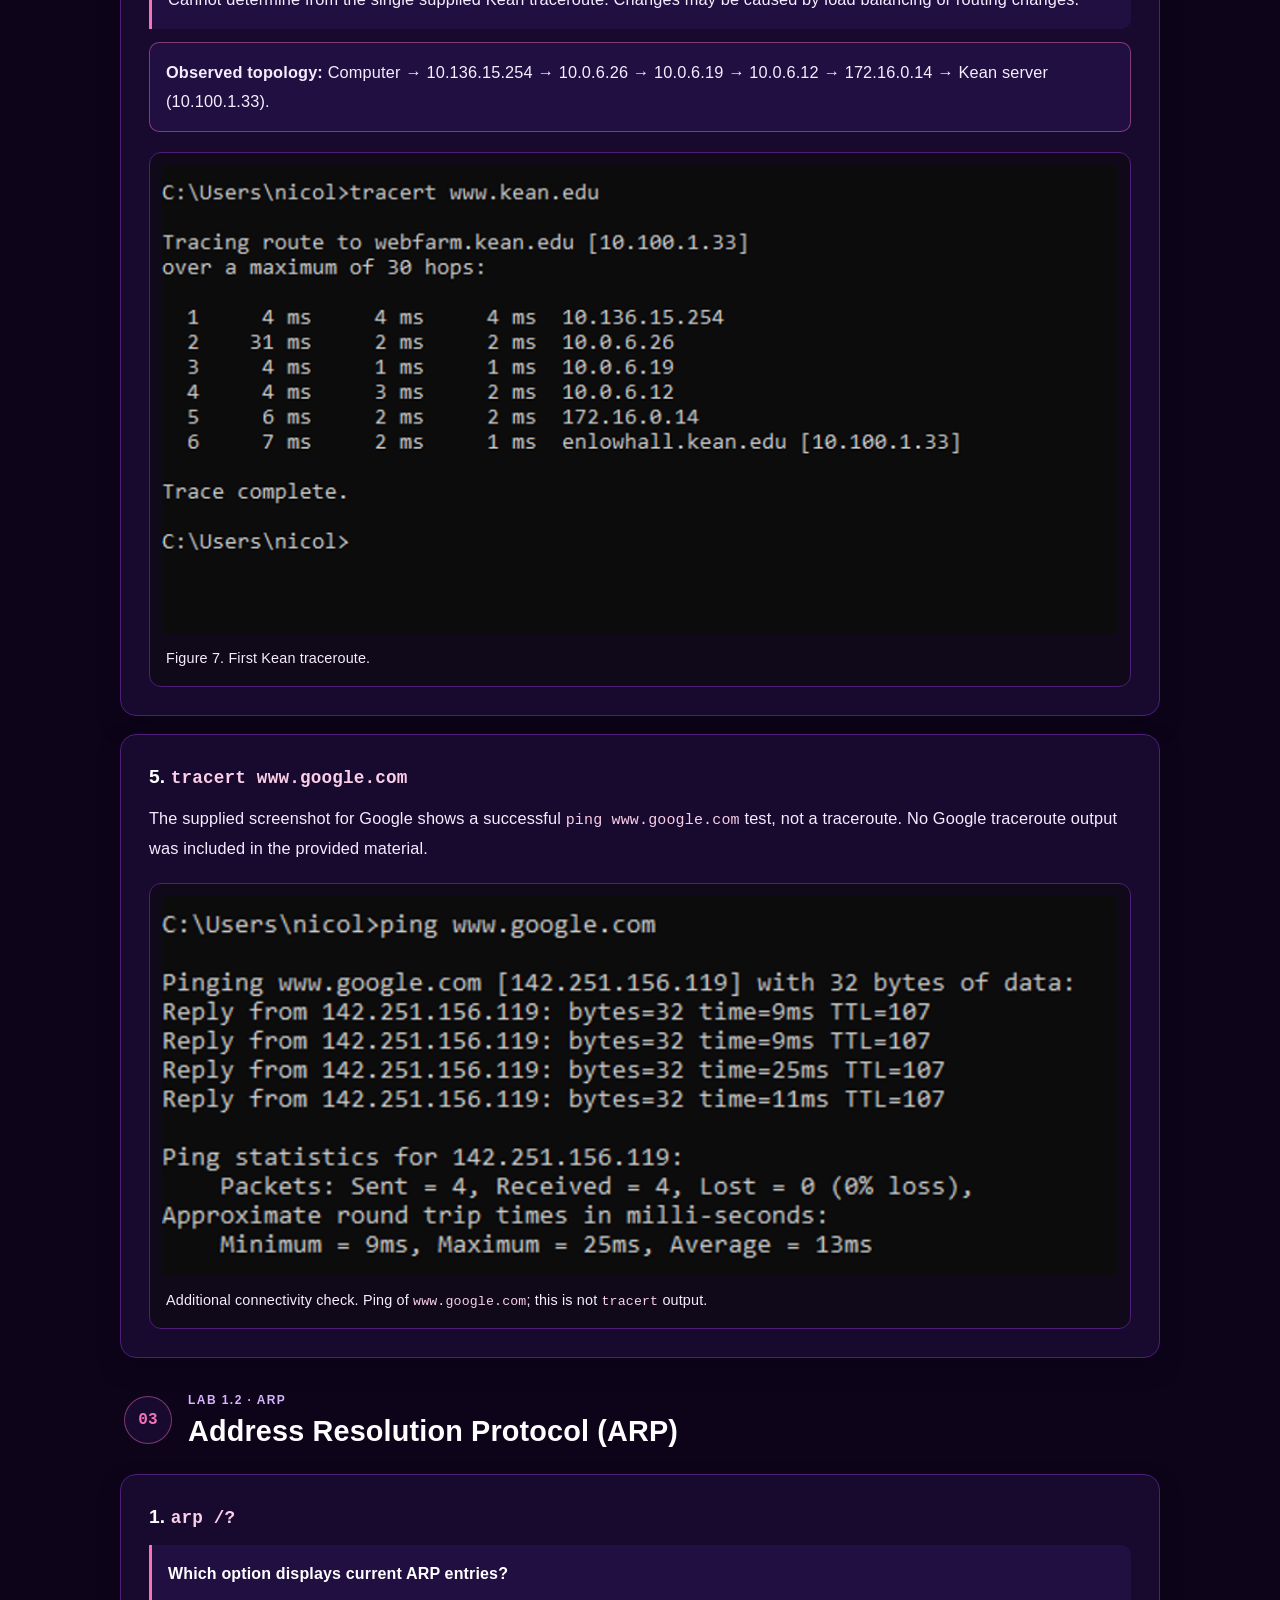
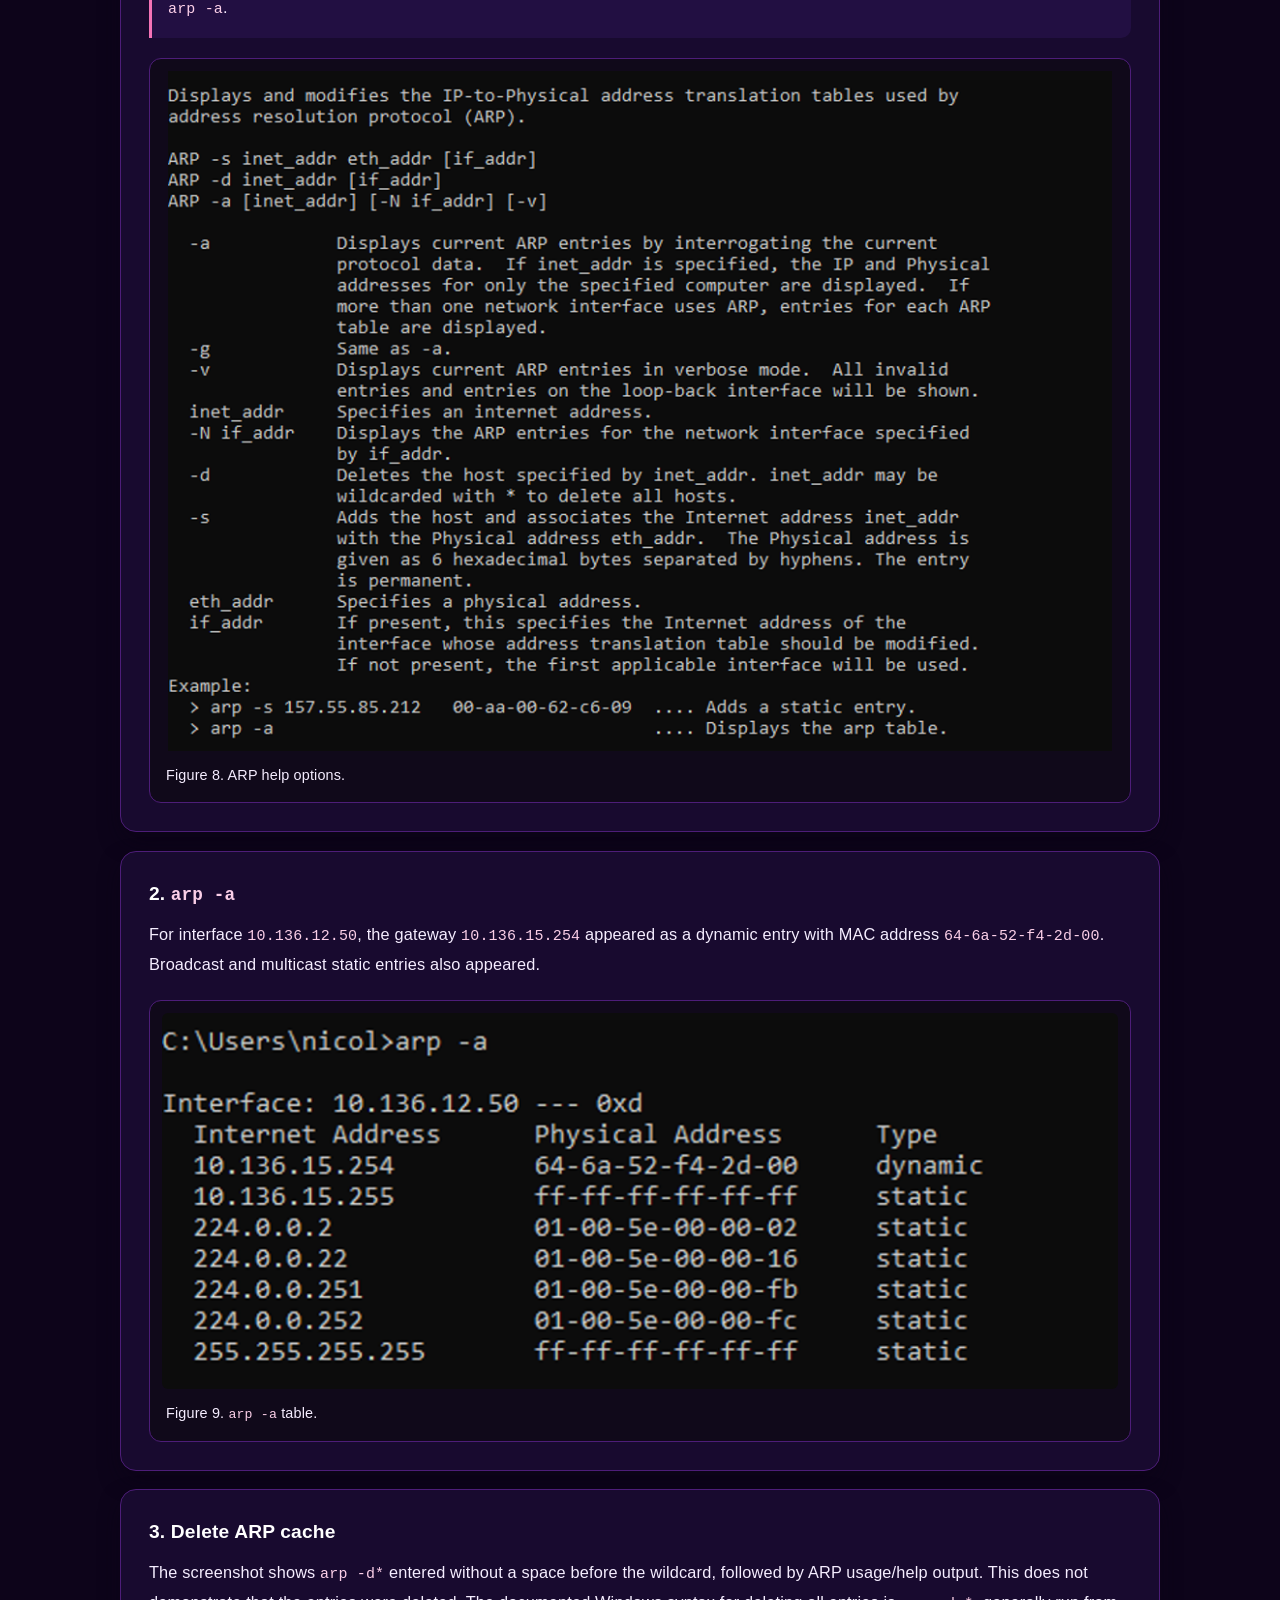
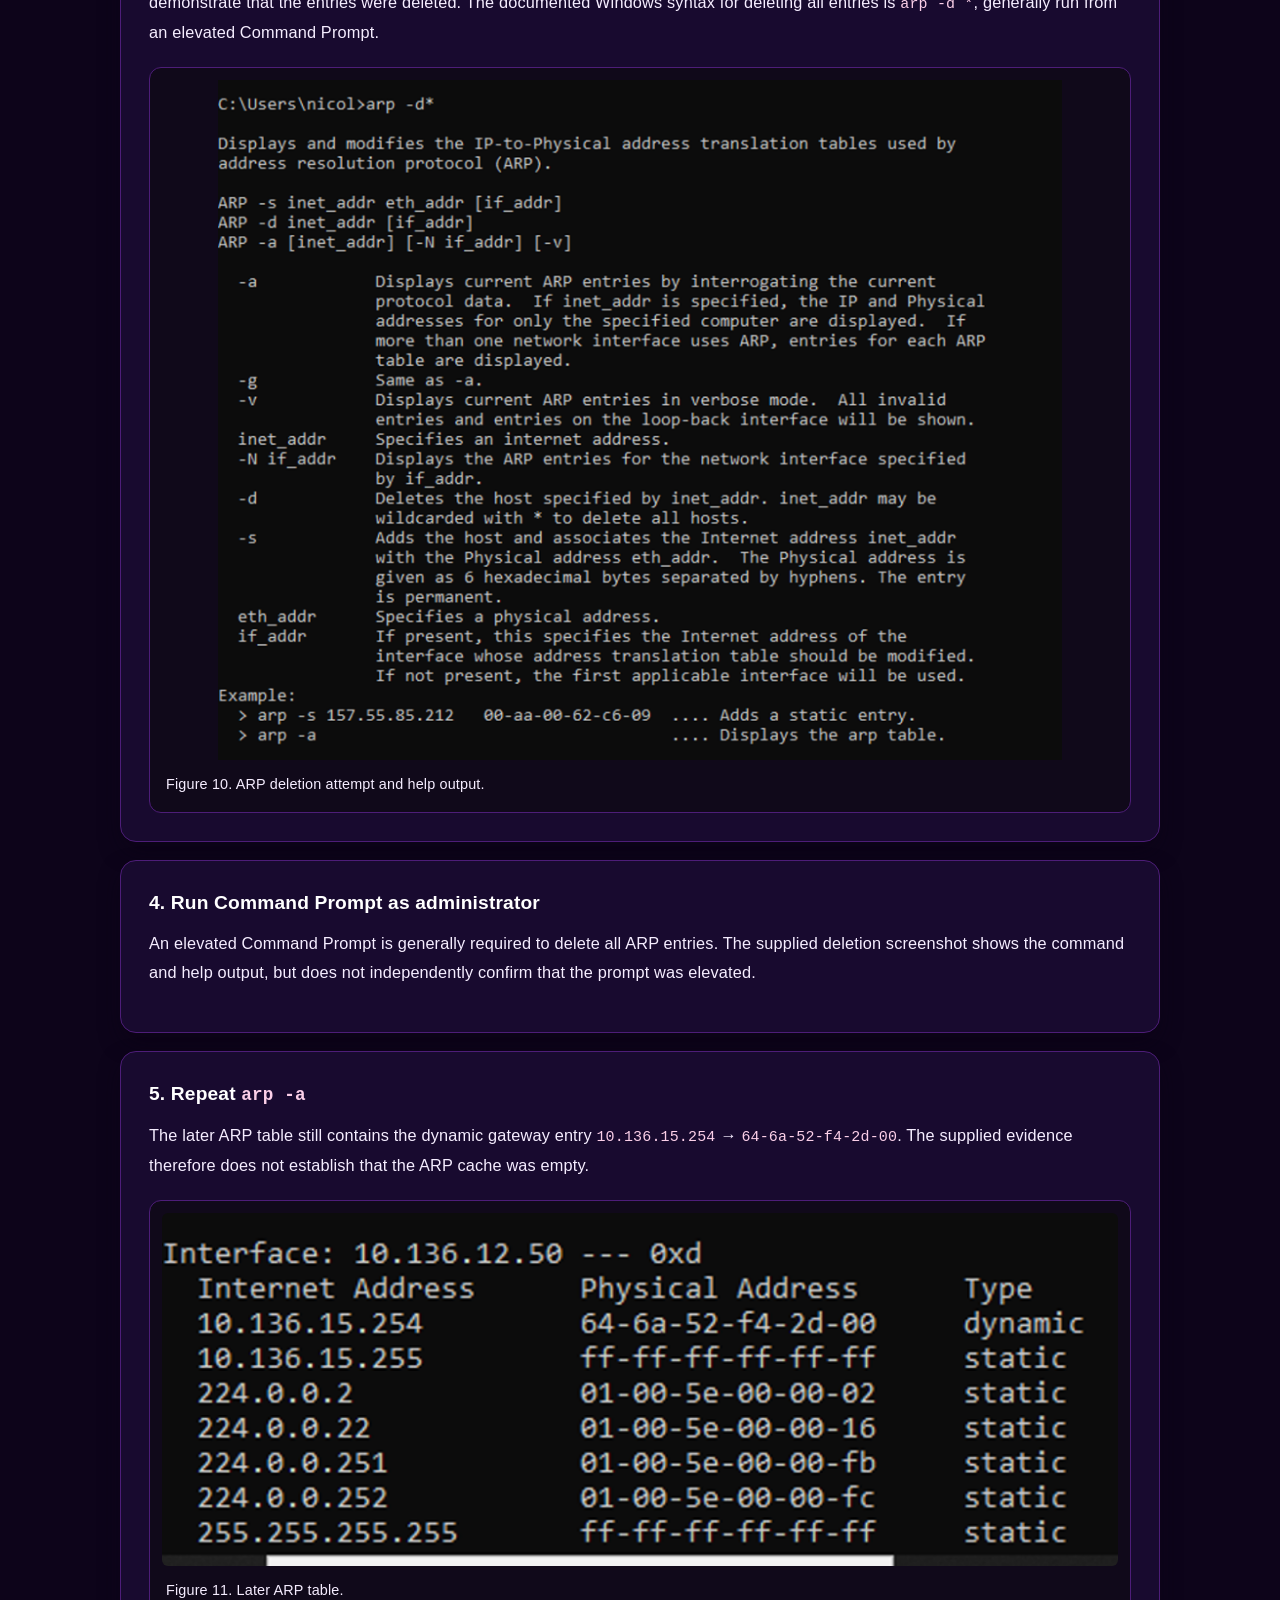
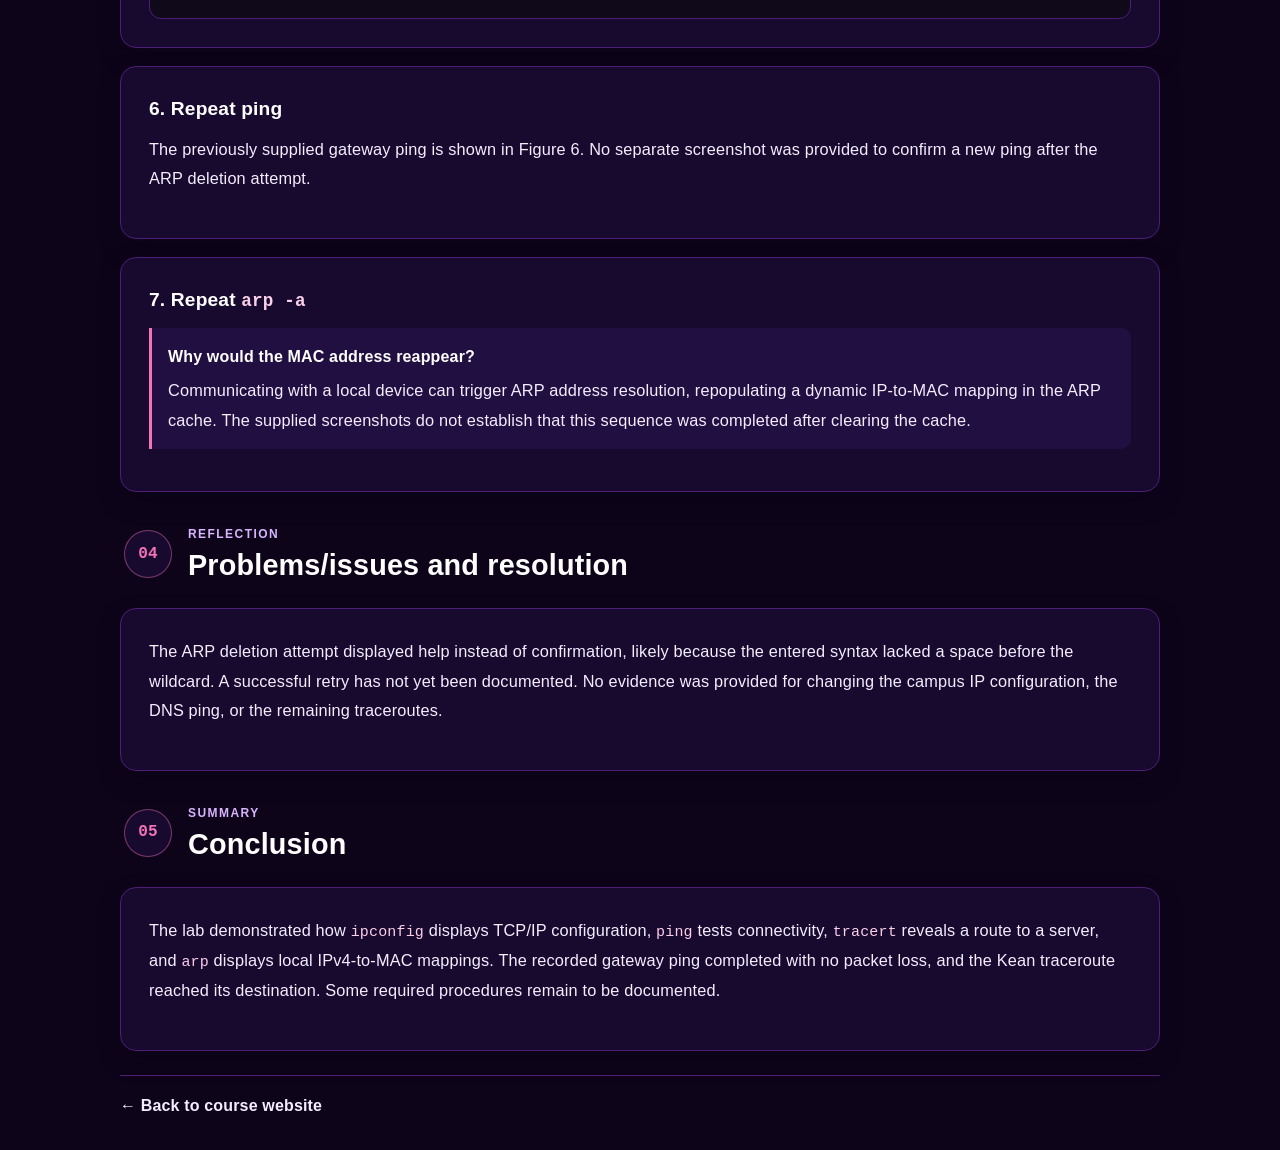
<file: lab1.html>
<!DOCTYPE html>
<html lang="en">
<head>
  <meta charset="UTF-8">
  <meta name="viewport" content="width=device-width, initial-scale=1.0">
  <meta name="description" content="Lab 1 report on Windows network configuration, connectivity testing, traceroute, and ARP observations.">
  <title>Lab 1 – Computer Security | TECH 3498</title>
  <link rel="stylesheet" href="style.css">
  <link rel="stylesheet" href="lab1.css">
</head>
<body>
  <main class="lab-report">
    <header class="lab-header">
      <a class="lab-home-link" href="index.html">&larr; Back to course website</a>
      <section class="banner-card" aria-labelledby="lab-title">
        <div class="banner-header">
          <span class="course-badge">TECH 3498 · IT Computer Security</span>
          <h1 id="lab-title">Lab 1 – Computer Security Class</h1>
          <p class="course-subtitle">Windows networking configuration, connectivity testing, traceroute, and ARP observations</p>
          <div class="meta-strip">
            <span class="meta-chip"><strong>Student:</strong> Nicole Eyzaguirre</span>
            <span class="meta-chip"><strong>Platform:</strong> Windows 10</span>
            <span class="meta-chip"><strong>Lab:</strong> 1</span>
          </div>
        </div>
      </section>
    </header>

    <nav class="lab-toc" aria-label="Lab report sections">
      <strong>In this report</strong>
      <a href="#ip-configuration">1.1 Windows IP configuration</a>
      <a href="#ping-tracert">1.2 Ping and tracert</a>
      <a href="#arp">ARP observations</a>
      <a href="#issues">Problems and resolution</a>
      <a href="#conclusion">Conclusion</a>
    </nav>

    <section class="lab-section" id="ip-configuration" aria-labelledby="ip-title">
      <div class="lab-section-heading">
        <span class="lab-section-number">01</span>
        <div>
          <p class="lab-eyebrow">LAB 1.1</p>
          <h2 id="ip-title">Windows Client IP Configuration (ipconfig)</h2>
        </div>
      </div>

      <article class="lab-card">
        <h3>1. System information and location</h3>
        <dl class="lab-facts">
          <div><dt>Operating system</dt><dd>Windows 10, version 10.0.19045.6456</dd></div>
          <div><dt>Computer hostname</dt><dd>LAPTOP-6PB0QLAO</dd></div>
          <div><dt>Network DNS suffix</dt><dd>kean.edu</dd></div>
        </dl>
        <h3>2. Open Command Prompt</h3>
        <p>Opened Windows Command Prompt to perform the lab commands.</p>
      </article>

      <article class="lab-card">
        <h3>3. <code>ipconfig /?</code></h3>
        <p>Executed <code>ipconfig /?</code> and viewed the available options.</p>
        <div class="lab-answer">
          <h4>Which options are most useful for an administrator?</h4>
          <p><code>ipconfig /all</code>, <code>/release</code>, <code>/renew</code>, and <code>/flushdns</code> help inspect network settings, troubleshoot DHCP leases, and clear the DNS resolver cache.</p>
        </div>
        <div class="lab-answer">
          <h4>Which option obtains an IP configuration from a DHCP server?</h4>
          <p><code>ipconfig /renew</code>.</p>
        </div>
        <figure class="lab-figure">
          <img src="lab1-images/01-ipconfig-help.png" alt="Windows Command Prompt showing the ipconfig help options and examples" loading="lazy">
          <figcaption>Figure 1. <code>ipconfig /?</code> command output.</figcaption>
        </figure>
      </article>

      <article class="lab-card">
        <h3>4. <code>ipconfig</code></h3>
        <p>The active adapter is Wireless LAN adapter Wi-Fi.</p>
        <dl class="lab-facts">
          <div><dt>IPv4 address</dt><dd>10.136.12.50</dd></div>
          <div><dt>Subnet mask</dt><dd>255.255.252.0</dd></div>
          <div><dt>Default gateway</dt><dd>10.136.15.254</dd></div>
        </dl>
        <div class="lab-answer">
          <h4>What is the purpose of an IP address mask?</h4>
          <p>The subnet mask distinguishes the network portion of an IP address from the host portion.</p>
        </div>
        <figure class="lab-figure">
          <img src="lab1-images/02-ipconfig.png" alt="Windows Command Prompt showing Wi-Fi IPv4 address, subnet mask, and default gateway" loading="lazy">
          <figcaption>Figure 2. <code>ipconfig</code> output.</figcaption>
        </figure>
      </article>

      <article class="lab-card">
        <h3>5. <code>ipconfig /all</code></h3>
        <p>Hostname: LAPTOP-6PB0QLAO. DNS suffix search list: kean.edu. The visible physical address <code>88-D8-2E-04-5A-3E</code> belongs to a disconnected Microsoft Wi-Fi Direct Virtual Adapter, not necessarily the active Wi-Fi interface.</p>
        <figure class="lab-figure">
          <img src="lab1-images/03-ipconfig-all.png" alt="Partial ipconfig all output showing hostname, DNS suffix, and disconnected Wi-Fi Direct adapter" loading="lazy">
          <figcaption>Figure 3. Partial <code>ipconfig /all</code> output.</figcaption>
        </figure>
      </article>

      <article class="lab-card">
        <h3>6–8. Local Area Connection Properties and IP address change</h3>
        <p>Opened Internet Protocol Version 4 (TCP/IPv4) Properties. The window shows “Obtain an IP address automatically” and “Obtain DNS server address automatically.” The address obtained through DHCP was <code>10.136.12.50</code> in Step 4; no manually entered address appears in the properties window.</p>
        <figure class="lab-figure lab-figure-narrow">
          <img src="lab1-images/04-ipv4-properties.png" alt="IPv4 properties dialog with automatic IP address and DNS server selection" loading="lazy">
          <figcaption>Figure 4. TCP/IPv4 properties.</figcaption>
        </figure>
        <p class="lab-result"><strong>Change IP address:</strong> Successful.</p>
      </article>
    </section>

    <section class="lab-section" id="ping-tracert" aria-labelledby="ping-title">
      <div class="lab-section-heading">
        <span class="lab-section-number">02</span>
        <div>
          <p class="lab-eyebrow">LAB 1.2 · LAB A</p>
          <h2 id="ping-title">Ping and tracert</h2>
        </div>
      </div>

      <article class="lab-card">
        <h3>1. <code>ping /?</code></h3>
        <p>Executed <code>ping /?</code> to view the available options.</p>
        <figure class="lab-figure">
          <img src="lab1-images/05-ping-help.png" alt="Windows Command Prompt displaying ping command usage and options" loading="lazy">
          <figcaption>Figure 5. <code>ping /?</code> command output.</figcaption>
        </figure>
      </article>

      <article class="lab-card">
        <h3>2. Ping connected server</h3>
        <p>Pinged the default gateway, <code>10.136.15.254</code>. Four packets were sent and received, with zero packet loss. Response times were 4 ms, 37 ms, 6 ms, and 5 ms.</p>
        <div class="lab-metrics" aria-label="Ping statistics">
          <div><strong>4 / 4</strong><span>Packets received</span></div>
          <div><strong>0%</strong><span>Packet loss</span></div>
          <div><strong>4–37 ms</strong><span>Response range</span></div>
          <div><strong>13 ms</strong><span>Average response</span></div>
          <div><strong>255</strong><span>Reply TTL</span></div>
        </div>
        <div class="lab-answer">
          <h4>What does TTL mean?</h4>
          <p>Time To Live limits the number of router hops an IP packet may traverse before being discarded. The observed reply TTL was 255.</p>
        </div>
        <figure class="lab-figure">
          <img src="lab1-images/06-ping-gateway.png" alt="Successful ping replies from default gateway 10.136.15.254 with summary statistics" loading="lazy">
          <figcaption>Figure 6. Ping of the default gateway.</figcaption>
        </figure>
      </article>

      <article class="lab-card">
        <h3>3. Verify the responding computer</h3>
        <div class="lab-answer">
          <h4>How can you be sure the response is coming from the correct computer?</h4>
          <p>Compare the responding IP address with the intended destination. On the local network, the ARP table can show the associated MAC address; however, ping and ARP alone cannot authenticate the identity of the remote computer.</p>
        </div>
      </article>

      <article class="lab-card">
        <h3>4. <code>tracert www.kean.edu</code></h3>
        <p>The trace reached webfarm.kean.edu (<code>10.100.1.33</code>) in six hops, with five intermediate nodes. Hop 2 (<code>10.0.6.26</code>) had the longest single response, 31 ms.</p>
        <div class="lab-table-wrap">
          <table class="lab-table">
            <caption>Traceroute results for www.kean.edu</caption>
            <thead><tr><th scope="col">Hop</th><th scope="col">IP address / hostname</th><th scope="col">Response times (ms)</th></tr></thead>
            <tbody>
              <tr><th scope="row">1</th><td>10.136.15.254</td><td>4, 4, 4</td></tr>
              <tr><th scope="row">2</th><td>10.0.6.26</td><td>31, 2, 2</td></tr>
              <tr><th scope="row">3</th><td>10.0.6.19</td><td>4, 1, 1</td></tr>
              <tr><th scope="row">4</th><td>10.0.6.12</td><td>4, 3, 2</td></tr>
              <tr><th scope="row">5</th><td>172.16.0.14</td><td>6, 2, 2</td></tr>
              <tr><th scope="row">6</th><td>enlowhall.kean.edu (10.100.1.33)</td><td>7, 2, 1</td></tr>
            </tbody>
          </table>
        </div>
        <div class="lab-answer">
          <h4>How many actual intermediate hops?</h4>
          <p>Five intermediate hops, followed by the destination at hop 6.</p>
        </div>
        <div class="lab-answer">
          <h4>Which intermediate node takes the longest time?</h4>
          <p>Hop 2, <code>10.0.6.26</code>, with one 31 ms response.</p>
        </div>
        <div class="lab-answer">
          <h4>Do intermediate nodes change between five attempts?</h4>
          <p>Cannot determine from the single supplied Kean traceroute. Changes may be caused by load balancing or routing changes.</p>
        </div>
        <p class="lab-topology"><strong>Observed topology:</strong> Computer &rarr; 10.136.15.254 &rarr; 10.0.6.26 &rarr; 10.0.6.19 &rarr; 10.0.6.12 &rarr; 172.16.0.14 &rarr; Kean server (10.100.1.33).</p>
        <figure class="lab-figure">
          <img src="lab1-images/07-tracert-kean.png" alt="Traceroute output showing six hops from the computer to webfarm.kean.edu" loading="lazy">
          <figcaption>Figure 7. First Kean traceroute.</figcaption>
        </figure>
      </article>

      <article class="lab-card">
        <h3>5. <code>tracert www.google.com</code></h3>
        <p>The supplied screenshot for Google shows a successful <code>ping www.google.com</code> test, not a traceroute. No Google traceroute output was included in the provided material.</p>
        <figure class="lab-figure">
          <img src="lab1-images/08-ping-google.png" alt="Ping output showing four successful replies from www.google.com at 142.251.156.119" loading="lazy">
          <figcaption>Additional connectivity check. Ping of <code>www.google.com</code>; this is not <code>tracert</code> output.</figcaption>
        </figure>
      </article>
    </section>

    <section class="lab-section" id="arp" aria-labelledby="arp-title">
      <div class="lab-section-heading">
        <span class="lab-section-number">03</span>
        <div>
          <p class="lab-eyebrow">LAB 1.2 · ARP</p>
          <h2 id="arp-title">Address Resolution Protocol (ARP)</h2>
        </div>
      </div>

      <article class="lab-card">
        <h3>1. <code>arp /?</code></h3>
        <div class="lab-answer">
          <h4>Which option displays current ARP entries?</h4>
          <p><code>arp -a</code>.</p>
        </div>
        <figure class="lab-figure">
          <img src="lab1-images/09-arp-help.png" alt="ARP help output describing the arp -a option for displaying current entries" loading="lazy">
          <figcaption>Figure 8. ARP help options.</figcaption>
        </figure>
      </article>

      <article class="lab-card">
        <h3>2. <code>arp -a</code></h3>
        <p>For interface <code>10.136.12.50</code>, the gateway <code>10.136.15.254</code> appeared as a dynamic entry with MAC address <code>64-6a-52-f4-2d-00</code>. Broadcast and multicast static entries also appeared.</p>
        <figure class="lab-figure">
          <img src="lab1-images/10-arp-table.png" alt="ARP table for interface 10.136.12.50 showing the gateway as a dynamic entry and broadcast or multicast static entries" loading="lazy">
          <figcaption>Figure 9. <code>arp -a</code> table.</figcaption>
        </figure>
      </article>

      <article class="lab-card">
        <h3>3. Delete ARP cache</h3>
        <p>The screenshot shows <code>arp -d*</code> entered without a space before the wildcard, followed by ARP usage/help output. This does not demonstrate that the entries were deleted. The documented Windows syntax for deleting all entries is <code>arp -d *</code>, generally run from an elevated Command Prompt.</p>
        <figure class="lab-figure">
          <img src="lab1-images/11-arp-delete-attempt.png" alt="Command Prompt showing arp -d* followed by ARP usage and help output" loading="lazy">
          <figcaption>Figure 10. ARP deletion attempt and help output.</figcaption>
        </figure>
      </article>

      <article class="lab-card">
        <h3>4. Run Command Prompt as administrator</h3>
        <p>An elevated Command Prompt is generally required to delete all ARP entries. The supplied deletion screenshot shows the command and help output, but does not independently confirm that the prompt was elevated.</p>
      </article>

      <article class="lab-card">
        <h3>5. Repeat <code>arp -a</code></h3>
        <p>The later ARP table still contains the dynamic gateway entry <code>10.136.15.254</code> &rarr; <code>64-6a-52-f4-2d-00</code>. The supplied evidence therefore does not establish that the ARP cache was empty.</p>
        <figure class="lab-figure">
          <img src="lab1-images/12-arp-table-after.png" alt="Later ARP table still showing the dynamic gateway mapping 10.136.15.254 to 64-6a-52-f4-2d-00" loading="lazy">
          <figcaption>Figure 11. Later ARP table.</figcaption>
        </figure>
      </article>

      <article class="lab-card">
        <h3>6. Repeat ping</h3>
        <p>The previously supplied gateway ping is shown in Figure 6. No separate screenshot was provided to confirm a new ping after the ARP deletion attempt.</p>
      </article>

      <article class="lab-card">
        <h3>7. Repeat <code>arp -a</code></h3>
        <div class="lab-answer">
          <h4>Why would the MAC address reappear?</h4>
          <p>Communicating with a local device can trigger ARP address resolution, repopulating a dynamic IP-to-MAC mapping in the ARP cache. The supplied screenshots do not establish that this sequence was completed after clearing the cache.</p>
        </div>
      </article>
    </section>

    <section class="lab-section" id="issues" aria-labelledby="issues-title">
      <div class="lab-section-heading">
        <span class="lab-section-number">04</span>
        <div>
          <p class="lab-eyebrow">REFLECTION</p>
          <h2 id="issues-title">Problems/issues and resolution</h2>
        </div>
      </div>
      <article class="lab-card">
        <p>The ARP deletion attempt displayed help instead of confirmation, likely because the entered syntax lacked a space before the wildcard. A successful retry has not yet been documented. No evidence was provided for changing the campus IP configuration, the DNS ping, or the remaining traceroutes.</p>
      </article>
    </section>

    <section class="lab-section" id="conclusion" aria-labelledby="conclusion-title">
      <div class="lab-section-heading">
        <span class="lab-section-number">05</span>
        <div>
          <p class="lab-eyebrow">SUMMARY</p>
          <h2 id="conclusion-title">Conclusion</h2>
        </div>
      </div>
      <article class="lab-card">
        <p>The lab demonstrated how <code>ipconfig</code> displays TCP/IP configuration, <code>ping</code> tests connectivity, <code>tracert</code> reveals a route to a server, and <code>arp</code> displays local IPv4-to-MAC mappings. The recorded gateway ping completed with no packet loss, and the Kean traceroute reached its destination. Some required procedures remain to be documented.</p>
      </article>
    </section>

    <footer class="lab-footer">
      <a class="lab-home-link" href="index.html">&larr; Back to course website</a>
    </footer>
  </main>
</body>
</html>
</file>
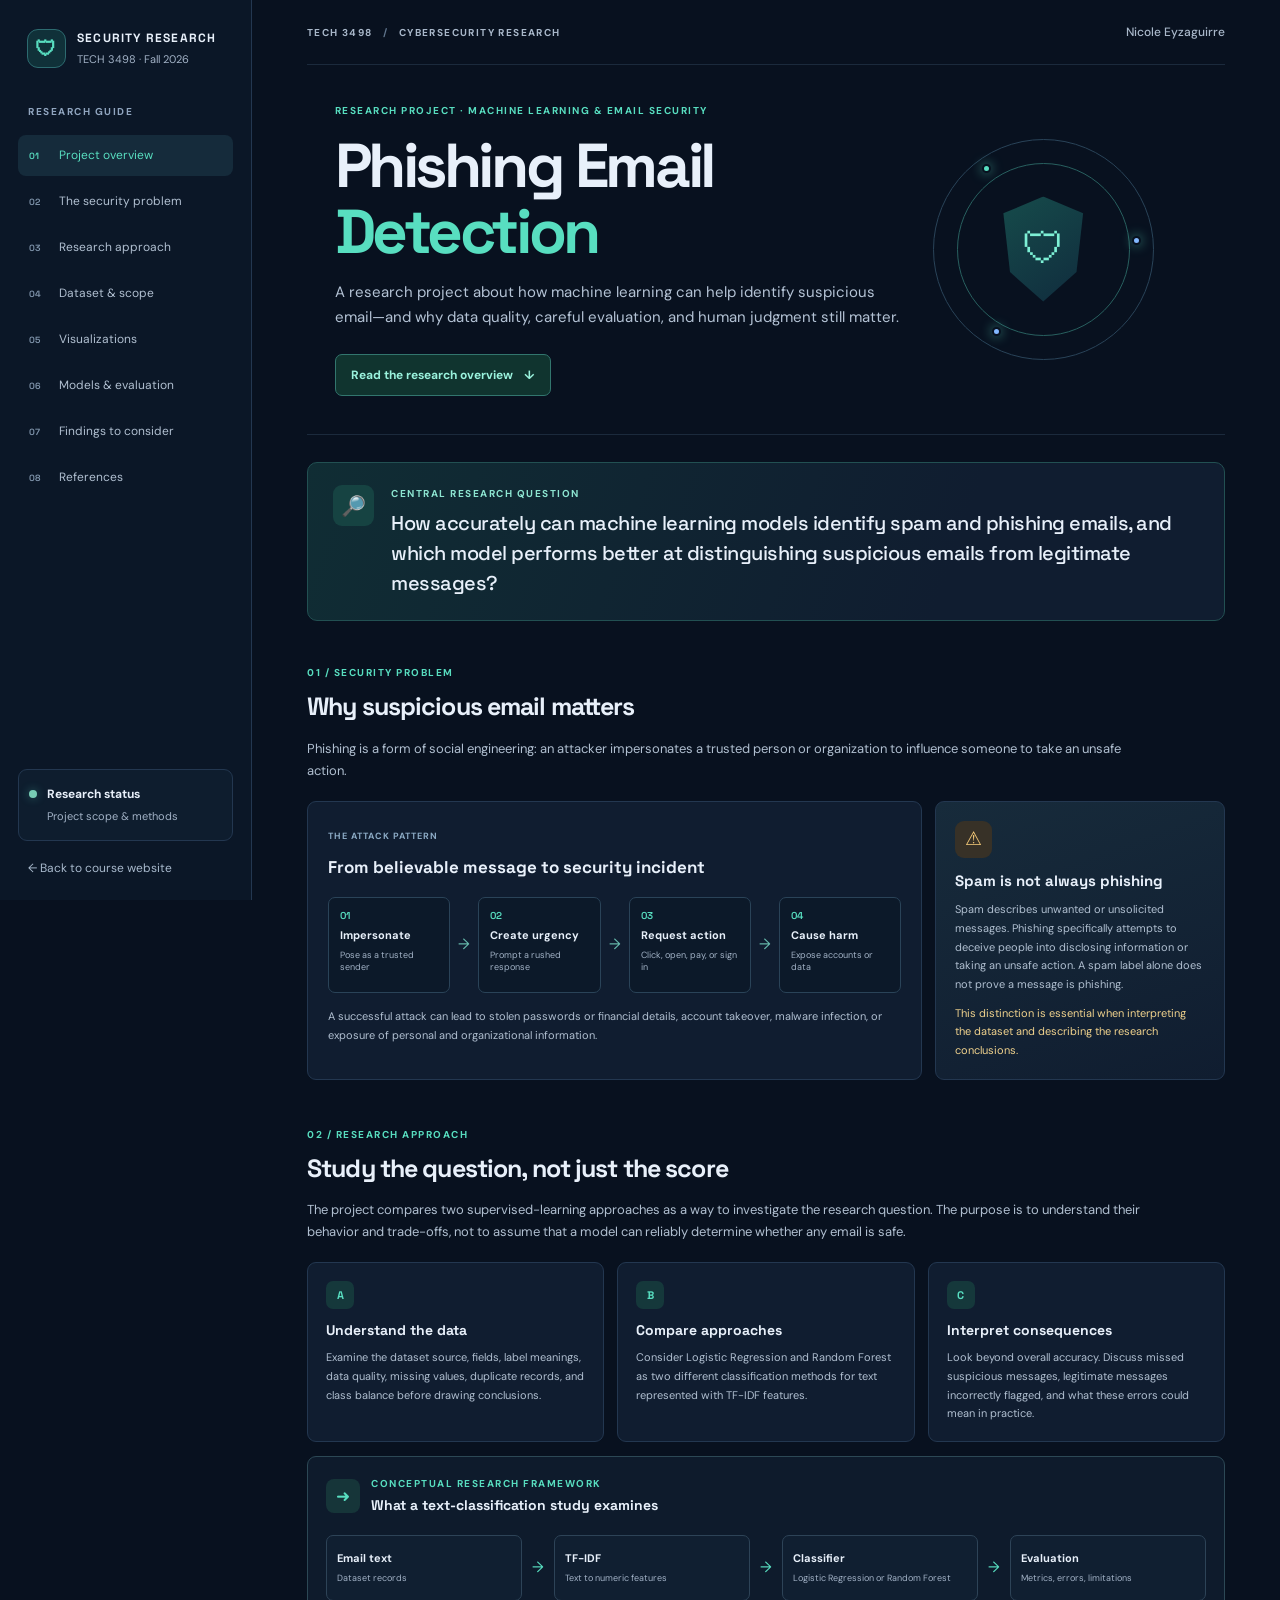
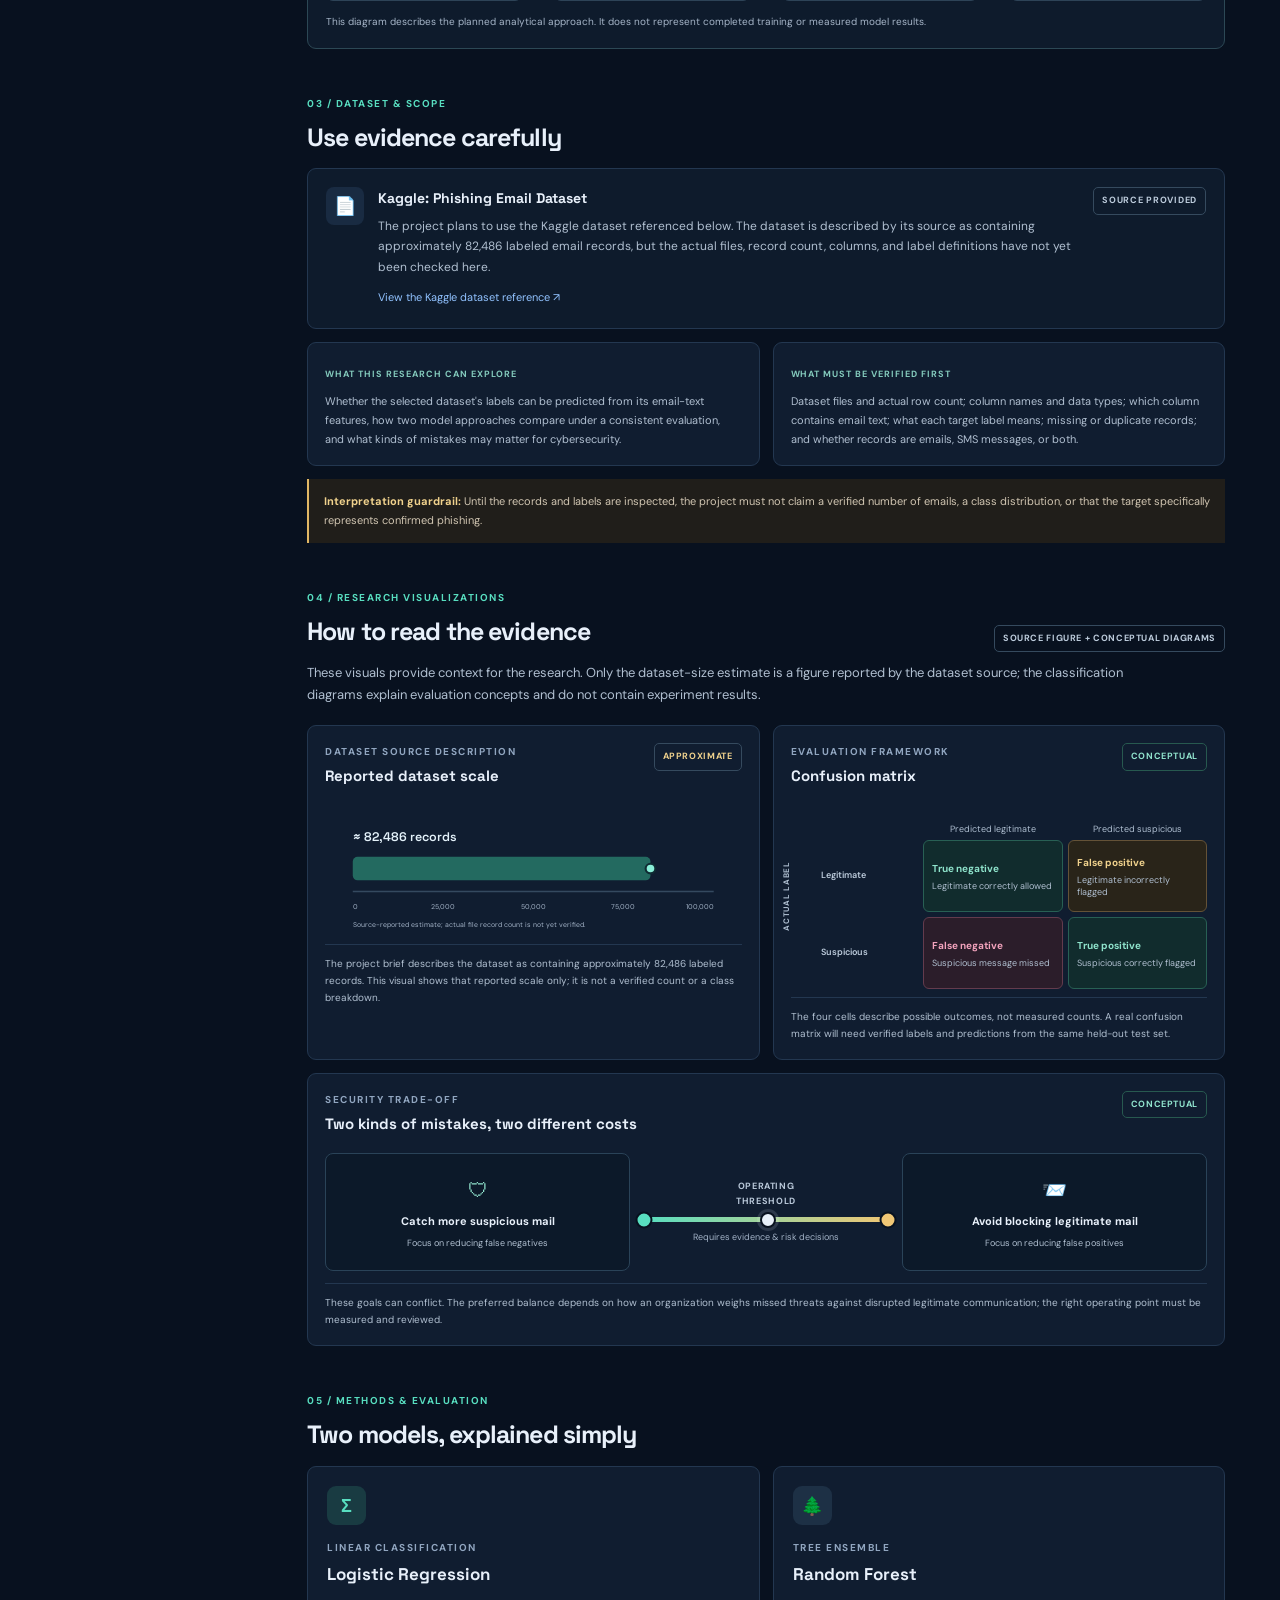
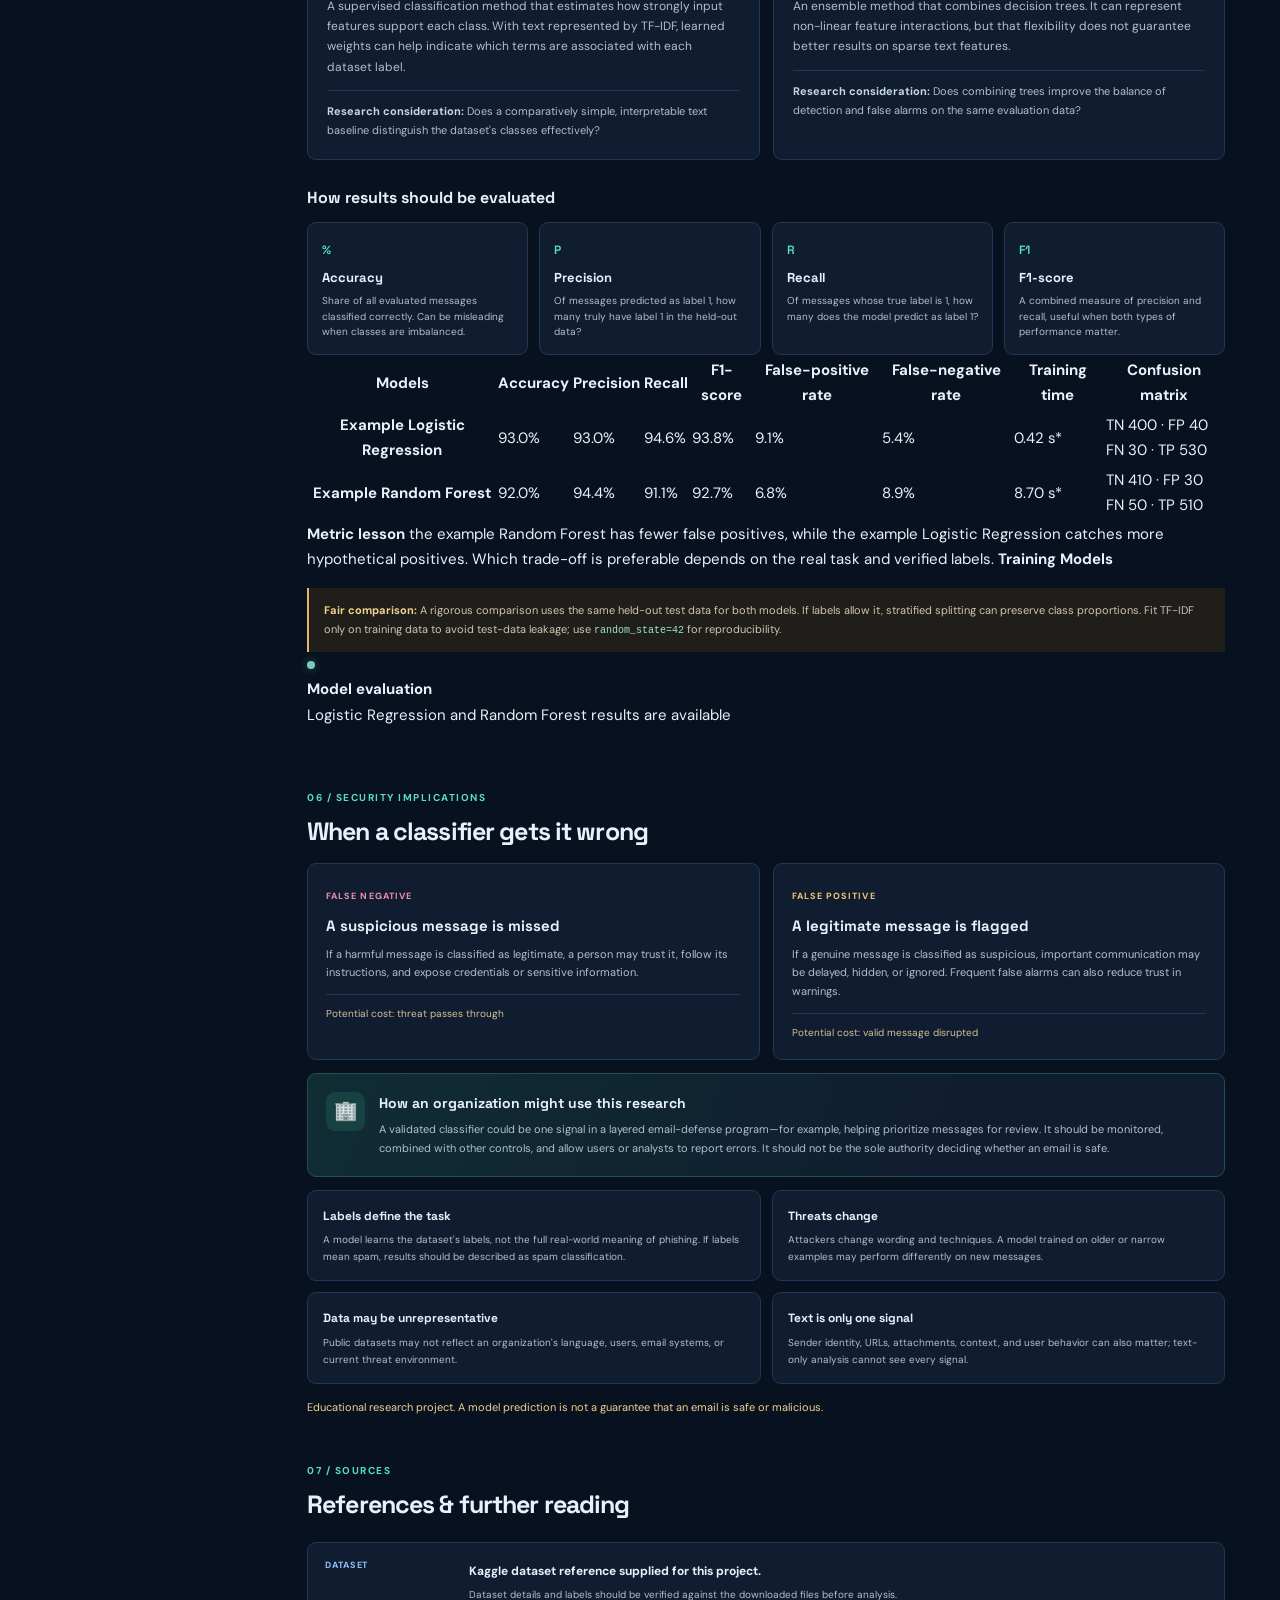
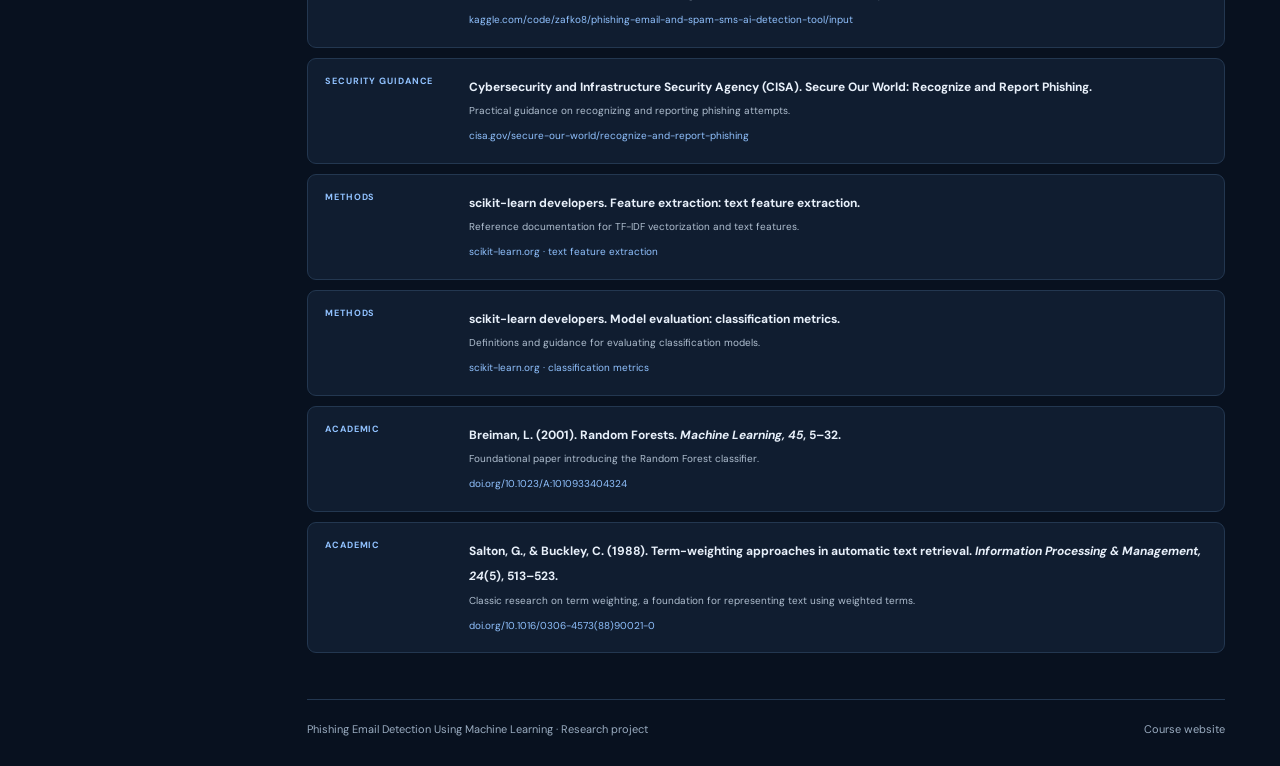
<file: phishing.html>
<!DOCTYPE html>
<html lang="en">
<head>
  <meta charset="UTF-8">
  <meta name="viewport" content="width=device-width, initial-scale=1.0">
  <meta name="description" content="Research project exploring phishing and spam email detection, machine learning, and cybersecurity trade-offs.">
  <title>Phishing Email Detection | TECH 3498 Research Project</title>
  <link rel="stylesheet" href="phishing.css">
</head>
<body>
  <div class="app-shell">
    <aside class="sidebar">
      <a class="brand" href="#overview" aria-label="Phishing Email Detection project home">
        <span class="brand-mark" aria-hidden="true">&#128737;</span>
        <span>SECURITY RESEARCH<small>TECH 3498 · Fall 2026</small></span>
      </a>
      <nav aria-label="Project navigation">
        <p class="nav-label">RESEARCH GUIDE</p>
        <a class="nav-link active" href="#overview"><span aria-hidden="true">01</span> Project overview</a>
        <a class="nav-link" href="#threat"><span aria-hidden="true">02</span> The security problem</a>
        <a class="nav-link" href="#research"><span aria-hidden="true">03</span> Research approach</a>
        <a class="nav-link" href="#dataset"><span aria-hidden="true">04</span> Dataset &amp; scope</a>
        <a class="nav-link" href="#visualizations"><span aria-hidden="true">05</span> Visualizations</a>
        <a class="nav-link" href="#models"><span aria-hidden="true">06</span> Models &amp; evaluation</a>
        <a class="nav-link" href="#implications"><span aria-hidden="true">07</span> Findings to consider</a>
        <a class="nav-link" href="#references"><span aria-hidden="true">08</span> References</a>
      </nav>
      <div class="sidebar-note">
        <span class="status-dot" aria-hidden="true"></span>
        <div><strong>Research status</strong><small>Project scope &amp; methods</small></div>
      </div>
      <a class="back-link" href="index.html">&larr; Back to course website</a>
    </aside>

    <main class="main-content">
      <header class="topbar">
        <span>TECH 3498 <span class="separator">/</span> CYBERSECURITY RESEARCH</span>
        <span class="student-name">Nicole Eyzaguirre</span>
      </header>

      <section class="hero" id="overview">
        <div class="hero-copy">
          <p class="eyebrow">RESEARCH PROJECT <span aria-hidden="true">·</span> MACHINE LEARNING &amp; EMAIL SECURITY</p>
          <h1>Phishing Email<br><span>Detection</span></h1>
          <p class="hero-description">A research project about how machine learning can help identify suspicious email—and why data quality, careful evaluation, and human judgment still matter.</p>
          <a class="button-link" href="#threat">Read the research overview <span aria-hidden="true">&darr;</span></a>
        </div>
        <div class="hero-visual" aria-hidden="true">
          <div class="orbit orbit-one"></div>
          <div class="orbit orbit-two"></div>
          <div class="shield">&#128737;</div>
          <span class="orbit-node node-one"></span>
          <span class="orbit-node node-two"></span>
          <span class="orbit-node node-three"></span>
        </div>
      </section>

      <section class="research-card" aria-labelledby="research-question">
        <div class="research-icon" aria-hidden="true">&#128270;</div>
        <div>
          <p class="eyebrow">CENTRAL RESEARCH QUESTION</p>
          <h2 id="research-question">How accurately can machine learning models identify spam and phishing emails, and which model performs better at distinguishing suspicious emails from legitimate messages?</h2>
        </div>
      </section>

      <section class="section-block" id="threat">
        <div class="section-heading">
          <div><p class="eyebrow">01 / SECURITY PROBLEM</p><h2>Why suspicious email matters</h2></div>
        </div>
        <p class="section-intro">Phishing is a form of social engineering: an attacker impersonates a trusted person or organization to influence someone to take an unsafe action.</p>
        <div class="threat-layout">
          <article class="feature-card">
            <span class="card-kicker">THE ATTACK PATTERN</span>
            <h3>From believable message to security incident</h3>
            <div class="attack-flow" aria-label="Common phishing attack sequence">
              <div class="flow-step"><span>01</span><strong>Impersonate</strong><small>Pose as a trusted sender</small></div>
              <div class="flow-arrow" aria-hidden="true">&rarr;</div>
              <div class="flow-step"><span>02</span><strong>Create urgency</strong><small>Prompt a rushed response</small></div>
              <div class="flow-arrow" aria-hidden="true">&rarr;</div>
              <div class="flow-step"><span>03</span><strong>Request action</strong><small>Click, open, pay, or sign in</small></div>
              <div class="flow-arrow" aria-hidden="true">&rarr;</div>
              <div class="flow-step"><span>04</span><strong>Cause harm</strong><small>Expose accounts or data</small></div>
            </div>
            <p class="card-copy">A successful attack can lead to stolen passwords or financial details, account takeover, malware infection, or exposure of personal and organizational information.</p>
          </article>
          <aside class="fact-card">
            <div class="fact-icon" aria-hidden="true">&#9888;</div>
            <h3>Spam is not always phishing</h3>
            <p>Spam describes unwanted or unsolicited messages. Phishing specifically attempts to deceive people into disclosing information or taking an unsafe action. A spam label alone does not prove a message is phishing.</p>
            <p class="fact-emphasis">This distinction is essential when interpreting the dataset and describing the research conclusions.</p>
          </aside>
        </div>
      </section>

      <section class="section-block" id="research">
        <div class="section-heading">
          <div><p class="eyebrow">02 / RESEARCH APPROACH</p><h2>Study the question, not just the score</h2></div>
        </div>
        <p class="section-intro">The project compares two supervised-learning approaches as a way to investigate the research question. The purpose is to understand their behavior and trade-offs, not to assume that a model can reliably determine whether any email is safe.</p>
        <div class="research-grid">
          <article><span class="research-number">A</span><h3>Understand the data</h3><p>Examine the dataset source, fields, label meanings, data quality, missing values, duplicate records, and class balance before drawing conclusions.</p></article>
          <article><span class="research-number">B</span><h3>Compare approaches</h3><p>Consider Logistic Regression and Random Forest as two different classification methods for text represented with TF-IDF features.</p></article>
          <article><span class="research-number">C</span><h3>Interpret consequences</h3><p>Look beyond overall accuracy. Discuss missed suspicious messages, legitimate messages incorrectly flagged, and what these errors could mean in practice.</p></article>
        </div>
        <div class="concept-panel">
          <div class="concept-title"><span class="concept-mark" aria-hidden="true">&#10140;</span><div><p class="eyebrow">CONCEPTUAL RESEARCH FRAMEWORK</p><h3>What a text-classification study examines</h3></div></div>
          <div class="concept-flow">
            <div><strong>Email text</strong><small>Dataset records</small></div><span aria-hidden="true">&rarr;</span>
            <div><strong>TF-IDF</strong><small>Text to numeric features</small></div><span aria-hidden="true">&rarr;</span>
            <div><strong>Classifier</strong><small>Logistic Regression or Random Forest</small></div><span aria-hidden="true">&rarr;</span>
            <div><strong>Evaluation</strong><small>Metrics, errors, limitations</small></div>
          </div>
          <p class="concept-note">This diagram describes the planned analytical approach. It does not represent completed training or measured model results.</p>
        </div>
      </section>

      <section class="section-block" id="dataset">
        <div class="section-heading">
          <div><p class="eyebrow">03 / DATASET &amp; SCOPE</p><h2>Use evidence carefully</h2></div>
        </div>
        <div class="dataset-panel">
          <div class="panel-icon" aria-hidden="true">&#128196;</div>
          <div>
            <h3>Kaggle: Phishing Email Dataset</h3>
            <p>The project plans to use the Kaggle dataset referenced below. The dataset is described by its source as containing approximately 82,486 labeled email records, but the actual files, record count, columns, and label definitions have not yet been checked here.</p>
            <a class="text-link" href="https://www.kaggle.com/code/zafko8/phishing-email-and-spam-sms-ai-detection-tool/input" target="_blank" rel="noopener noreferrer">View the Kaggle dataset reference <span aria-hidden="true">&nearr;</span></a>
          </div>
          <span class="dataset-status">SOURCE PROVIDED</span>
        </div>
        <div class="scope-grid">
          <article>
            <span class="scope-label">WHAT THIS RESEARCH CAN EXPLORE</span>
            <p>Whether the selected dataset's labels can be predicted from its email-text features, how two model approaches compare under a consistent evaluation, and what kinds of mistakes may matter for cybersecurity.</p>
          </article>
          <article>
            <span class="scope-label">WHAT MUST BE VERIFIED FIRST</span>
            <p>Dataset files and actual row count; column names and data types; which column contains email text; what each target label means; missing or duplicate records; and whether records are emails, SMS messages, or both.</p>
          </article>
        </div>
        <p class="caution"><strong>Interpretation guardrail:</strong> Until the records and labels are inspected, the project must not claim a verified number of emails, a class distribution, or that the target specifically represents confirmed phishing.</p>
      </section>

      <section class="section-block" id="visualizations">
        <div class="section-heading">
          <div><p class="eyebrow">04 / RESEARCH VISUALIZATIONS</p><h2>How to read the evidence</h2></div>
          <span class="concept-badge">SOURCE FIGURE + CONCEPTUAL DIAGRAMS</span>
        </div>
        <p class="section-intro">These visuals provide context for the research. Only the dataset-size estimate is a figure reported by the dataset source; the classification diagrams explain evaluation concepts and do not contain experiment results.</p>

        <div class="visual-grid">
          <article class="visual-card">
            <div class="visual-card-heading">
              <div><p class="eyebrow">DATASET SOURCE DESCRIPTION</p><h3>Reported dataset scale</h3></div>
              <span class="source-tag">APPROXIMATE</span>
            </div>
            <svg class="research-graphic record-graphic" viewBox="0 0 600 190" role="img" aria-labelledby="record-title record-desc">
              <title id="record-title">Approximate dataset size reported by the Kaggle source</title>
              <desc id="record-desc">A horizontal scale from zero to 100,000 records. A bar ends at approximately 82,486, based on the project description. This count has not been verified against the downloaded CSV.</desc>
              <line class="chart-gridline" x1="40" y1="126" x2="560" y2="126"></line>
              <rect class="reported-bar" x="40" y="76" width="428.9" height="34" rx="7"></rect>
              <circle class="reported-dot" cx="468.9" cy="93" r="7"></circle>
              <text class="chart-highlight" x="40" y="54">≈ 82,486 records</text>
              <text class="chart-tick" x="40" y="151">0</text>
              <text class="chart-tick" x="170" y="151" text-anchor="middle">25,000</text>
              <text class="chart-tick" x="300" y="151" text-anchor="middle">50,000</text>
              <text class="chart-tick" x="430" y="151" text-anchor="middle">75,000</text>
              <text class="chart-tick" x="560" y="151" text-anchor="end">100,000</text>
              <text class="chart-caption" x="40" y="177">Source-reported estimate; actual file record count is not yet verified.</text>
            </svg>
            <p class="visual-explanation">The project brief describes the dataset as containing approximately 82,486 labeled records. This visual shows that reported scale only; it is not a verified count or a class breakdown.</p>
          </article>

          <article class="visual-card">
            <div class="visual-card-heading">
              <div><p class="eyebrow">EVALUATION FRAMEWORK</p><h3>Confusion matrix</h3></div>
              <span class="source-tag conceptual-tag">CONCEPTUAL</span>
            </div>
            <div class="matrix-wrap">
              <span class="matrix-y-label">ACTUAL LABEL</span>
              <div class="matrix-content">
                <div class="matrix-x-labels"><span></span><span>Predicted legitimate</span><span>Predicted suspicious</span></div>
                <div class="matrix-row"><span class="matrix-row-label">Legitimate</span><div class="matrix-cell correct"><strong>True negative</strong><small>Legitimate correctly allowed</small></div><div class="matrix-cell false-alarm"><strong>False positive</strong><small>Legitimate incorrectly flagged</small></div></div>
                <div class="matrix-row"><span class="matrix-row-label">Suspicious</span><div class="matrix-cell missed"><strong>False negative</strong><small>Suspicious message missed</small></div><div class="matrix-cell correct"><strong>True positive</strong><small>Suspicious correctly flagged</small></div></div>
              </div>
            </div>
            <p class="visual-explanation">The four cells describe possible outcomes, not measured counts. A real confusion matrix will need verified labels and predictions from the same held-out test set.</p>
          </article>

          <article class="visual-card tradeoff-card">
            <div class="visual-card-heading">
              <div><p class="eyebrow">SECURITY TRADE-OFF</p><h3>Two kinds of mistakes, two different costs</h3></div>
              <span class="source-tag conceptual-tag">CONCEPTUAL</span>
            </div>
            <div class="tradeoff-visual" role="img" aria-label="Conceptual balance: lowering missed suspicious messages may increase legitimate messages flagged, so deployment requires selecting an appropriate operating point. No measured rates are shown.">
              <div class="trade-endpoint catch">
                <span class="trade-icon" aria-hidden="true">&#128737;</span>
                <strong>Catch more suspicious mail</strong>
                <small>Focus on reducing false negatives</small>
              </div>
              <div class="trade-center">
                <span>OPERATING<br>THRESHOLD</span>
                <div class="trade-track"><i></i></div>
                <small>Requires evidence &amp; risk decisions</small>
              </div>
              <div class="trade-endpoint friction">
                <span class="trade-icon" aria-hidden="true">&#128232;</span>
                <strong>Avoid blocking legitimate mail</strong>
                <small>Focus on reducing false positives</small>
              </div>
            </div>
            <p class="visual-explanation">These goals can conflict. The preferred balance depends on how an organization weighs missed threats against disrupted legitimate communication; the right operating point must be measured and reviewed.</p>
          </article>
        </div>
      </section>

    
      <section class="section-block" id="models">
        <div class="section-heading">
          <div><p class="eyebrow">05 / METHODS &amp; EVALUATION</p><h2>Two models, explained simply</h2></div>
        </div>
        <div class="model-grid">
          <article class="model-card">
            <div class="model-icon">&#931;</div>
            <p class="eyebrow">LINEAR CLASSIFICATION</p>
            <h3>Logistic Regression</h3>
            <p>A supervised classification method that estimates how strongly input features support each class. With text represented by TF-IDF, learned weights can help indicate which terms are associated with each dataset label.</p>
            <p class="model-question"><strong>Research consideration:</strong> Does a comparatively simple, interpretable text baseline distinguish the dataset's classes effectively?</p>
          </article>
          <article class="model-card">
            <div class="model-icon forest">&#127794;</div>
            <p class="eyebrow">TREE ENSEMBLE</p>
            <h3>Random Forest</h3>
            <p>An ensemble method that combines decision trees. It can represent non-linear feature interactions, but that flexibility does not guarantee better results on sparse text features.</p>
            <p class="model-question"><strong>Research consideration:</strong> Does combining trees improve the balance of detection and false alarms on the same evaluation data?</p>
          </article>
        </div>
        <h3 class="subsection-title">How results should be evaluated</h3>
        <div class="metric-grid">
          <article><span class="metric-symbol">%</span><h4>Accuracy</h4><p>Share of all evaluated messages classified correctly. Can be misleading when classes are imbalanced.</p></article>
          <article><span class="metric-symbol">P</span><h4>Precision</h4><p>Of messages predicted as label 1, how many truly have label 1 in the held-out data?</p></article>
          <article><span class="metric-symbol">R</span><h4>Recall</h4><p>Of messages whose true label is 1, how many does the model predict as label 1?</p></article>
          <article><span class="metric-symbol">F1</span><h4>F1-score</h4><p>A combined measure of precision and recall, useful when both types of performance matter.</p></article>
        </div>
        <div class="evaluation-panel">
         
        </div>
     
          <div class="table-scroll">
            <table class="evaluation-table demo-table">
              <thead>
                <tr><th>Models</th><th>Accuracy</th><th>Precision</th><th>Recall</th><th>F1-score</th><th>False-positive rate</th><th>False-negative rate</th><th>Training time</th><th>Confusion matrix</th></tr>
              </thead>
              <tbody>
                <tr><th scope="row">Example Logistic Regression</th><td>93.0%</td><td>93.0%</td><td>94.6%</td><td>93.8%</td><td>9.1%</td><td>5.4%</td><td>0.42 s*</td><td>TN 400 · FP 40<br>FN 30 · TP 530</td></tr>
                <tr><th scope="row">Example Random Forest</th><td>92.0%</td><td>94.4%</td><td>91.1%</td><td>92.7%</td><td>6.8%</td><td>8.9%</td><td>8.70 s*</td><td>TN 410 · FP 30<br>FN 50 · TP 510</td></tr>
              </tbody>
            </table>
          </div>
          <p class="demo-interpretation"><strong>Metric lesson</strong> the example Random Forest has fewer false positives, while the example Logistic Regression catches more hypothetical positives. Which trade-off is preferable depends on the real task and verified labels. <strong>Training Models</strong></p>
        </aside>
        <div class="method-note"><strong>Fair comparison:</strong> A rigorous comparison uses the same held-out test data for both models. If labels allow it, stratified splitting can preserve class proportions. Fit TF-IDF only on training data to avoid test-data leakage; use <code>random_state=42</code> for reproducibility.</div>
        <div class="model-pending" id="model-evaluation-status" role="status">
          <span class="status-dot" aria-hidden="true"></span>
          <div><strong>Model evaluation</strong><p>Logistic Regression and Random Forest results are available</p></div>
        </div>
      </section>

      <section class="section-block" id="implications">
        <div class="section-heading">
          <div><p class="eyebrow">06 / SECURITY IMPLICATIONS</p><h2>When a classifier gets it wrong</h2></div>
        </div>
        <div class="error-grid">
          <article class="error-card false-negative">
            <span class="error-label">FALSE NEGATIVE</span>
            <h3>A suspicious message is missed</h3>
            <p>If a harmful message is classified as legitimate, a person may trust it, follow its instructions, and expose credentials or sensitive information.</p>
            <span class="impact">Potential cost: threat passes through</span>
          </article>
          <article class="error-card false-positive">
            <span class="error-label">FALSE POSITIVE</span>
            <h3>A legitimate message is flagged</h3>
            <p>If a genuine message is classified as suspicious, important communication may be delayed, hidden, or ignored. Frequent false alarms can also reduce trust in warnings.</p>
            <span class="impact">Potential cost: valid message disrupted</span>
          </article>
        </div>
        <div class="organization-panel">
          <div class="organization-icon" aria-hidden="true">&#127970;</div>
          <div><h3>How an organization might use this research</h3><p>A validated classifier could be one signal in a layered email-defense program—for example, helping prioritize messages for review. It should be monitored, combined with other controls, and allow users or analysts to report errors. It should not be the sole authority deciding whether an email is safe.</p></div>
        </div>
        <div class="limits-grid">
          <article><h3>Labels define the task</h3><p>A model learns the dataset's labels, not the full real-world meaning of phishing. If labels mean spam, results should be described as spam classification.</p></article>
          <article><h3>Threats change</h3><p>Attackers change wording and techniques. A model trained on older or narrow examples may perform differently on new messages.</p></article>
          <article><h3>Data may be unrepresentative</h3><p>Public datasets may not reflect an organization's language, users, email systems, or current threat environment.</p></article>
          <article><h3>Text is only one signal</h3><p>Sender identity, URLs, attachments, context, and user behavior can also matter; text-only analysis cannot see every signal.</p></article>
        </div>
        <p class="disclaimer">Educational research project. A model prediction is not a guarantee that an email is safe or malicious.</p>
      </section>

      <section class="section-block" id="references">
        <div class="section-heading">
          <div><p class="eyebrow">07 / SOURCES</p><h2>References &amp; further reading</h2></div>
        </div>
        <ol class="references-list">
          <li><span class="reference-type">DATASET</span><div><strong>Kaggle dataset reference supplied for this project.</strong><p>Dataset details and labels should be verified against the downloaded files before analysis.</p><a href="https://www.kaggle.com/code/zafko8/phishing-email-and-spam-sms-ai-detection-tool/input" target="_blank" rel="noopener noreferrer">kaggle.com/code/zafko8/phishing-email-and-spam-sms-ai-detection-tool/input</a></div></li>
          <li><span class="reference-type">SECURITY GUIDANCE</span><div><strong>Cybersecurity and Infrastructure Security Agency (CISA). Secure Our World: Recognize and Report Phishing.</strong><p>Practical guidance on recognizing and reporting phishing attempts.</p><a href="https://www.cisa.gov/secure-our-world/recognize-and-report-phishing" target="_blank" rel="noopener noreferrer">cisa.gov/secure-our-world/recognize-and-report-phishing</a></div></li>
          <li><span class="reference-type">METHODS</span><div><strong>scikit-learn developers. Feature extraction: text feature extraction.</strong><p>Reference documentation for TF-IDF vectorization and text features.</p><a href="https://scikit-learn.org/stable/modules/feature_extraction.html#text-feature-extraction" target="_blank" rel="noopener noreferrer">scikit-learn.org · text feature extraction</a></div></li>
          <li><span class="reference-type">METHODS</span><div><strong>scikit-learn developers. Model evaluation: classification metrics.</strong><p>Definitions and guidance for evaluating classification models.</p><a href="https://scikit-learn.org/stable/modules/model_evaluation.html#classification-metrics" target="_blank" rel="noopener noreferrer">scikit-learn.org · classification metrics</a></div></li>
          <li><span class="reference-type">ACADEMIC</span><div><strong>Breiman, L. (2001). Random Forests. <em>Machine Learning, 45</em>, 5–32.</strong><p>Foundational paper introducing the Random Forest classifier.</p><a href="https://doi.org/10.1023/A:1010933404324" target="_blank" rel="noopener noreferrer">doi.org/10.1023/A:1010933404324</a></div></li>
          <li><span class="reference-type">ACADEMIC</span><div><strong>Salton, G., &amp; Buckley, C. (1988). Term-weighting approaches in automatic text retrieval. <em>Information Processing &amp; Management, 24</em>(5), 513–523.</strong><p>Classic research on term weighting, a foundation for representing text using weighted terms.</p><a href="https://doi.org/10.1016/0306-4573(88)90021-0" target="_blank" rel="noopener noreferrer">doi.org/10.1016/0306-4573(88)90021-0</a></div></li>
        </ol>
      </section>

      <footer class="page-footer">
        <span>Phishing Email Detection Using Machine Learning · Research project</span>
        <a href="index.html">Course website</a>
      </footer>
    </main>
  </div>
</body>
</html>
</file>
<file: style.css>
/* ==========================================================================
   TECH 3498: IT Computer Security - Lab 1 Course Website Stylesheet
   Layout: Modern Cybersecurity Profile Dashboard (Sidebar + Main Feed)
   Theme: Girly Cyber-Chic / High-Contrast Accessible Reading
   ========================================================================== */

:root {
  --color-bg: #0d041a;
  --color-surface: #180a2f;
  --color-surface-card: #220f42;
  --color-surface-hover: #2d1454;
  --color-border: #4d1d78;
  --color-border-glow: rgba(244, 114, 182, 0.45);
  
  --color-primary: #ec4899;
  --color-primary-light: #f472b6;
  --color-primary-dark: #be185d;
  
  --color-accent-purple: #c084fc;
  --color-accent-magenta: #d946ef;
  --color-accent-rose: #fb7185;
  --color-accent-mint: #34d399;
  
  /* WCAG AAA Accessible Pure White & Bright Lilac Text */
  --color-text-main: #ffffff;
  --color-text-secondary: #f5edff;
  --color-text-muted: #d8b4fe;
  
  --font-family-base: -apple-system, BlinkMacSystemFont, "Segoe UI", Roboto, "Helvetica Neue", Arial, sans-serif;
  --font-family-mono: ui-monospace, SFMono-Regular, Menlo, Monaco, Consolas, monospace;
  
  --shadow-pink: 0 8px 30px -4px rgba(236, 72, 153, 0.28), 0 4px 12px -2px rgba(192, 132, 252, 0.2);
  --shadow-card: 0 10px 25px -5px rgba(10, 3, 20, 0.7);
  
  --radius-sm: 10px;
  --radius-md: 16px;
  --radius-lg: 24px;
}

/* Reset & Base */
*, *::before, *::after {
  box-sizing: border-box;
  margin: 0;
  padding: 0;
}

html {
  font-size: 16px;
  scroll-behavior: smooth;
}

body {
  background-color: var(--color-bg);
  background-image: 
    radial-gradient(circle at 5% 5%, rgba(236, 72, 153, 0.16) 0%, transparent 45%),
    radial-gradient(circle at 95% 90%, rgba(192, 132, 252, 0.14) 0%, transparent 45%);
  background-attachment: fixed;
  color: var(--color-text-main);
  font-family: var(--font-family-base);
  line-height: 1.8;
  letter-spacing: 0.01em;
  min-height: 100vh;
}

/* Two-Column Dashboard Layout Grid */
.dashboard-container {
  width: 100%;
  max-width: 1200px;
  margin: 0 auto;
  padding: 2.5rem 1.5rem;
  display: grid;
  grid-template-columns: 300px 1fr;
  gap: 2rem;
  align-items: start;
}

/* LEFT SIDEBAR PANEL */
.sidebar-panel {
  position: sticky;
  top: 2rem;
}

.profile-card {
  background-color: var(--color-surface);
  border: 1px solid var(--color-border-glow);
  border-radius: var(--radius-md);
  padding: 2rem 1.5rem;
  box-shadow: var(--shadow-pink);
  text-align: center;
  display: flex;
  flex-direction: column;
  align-items: center;
  gap: 0.75rem;
}

.profile-graphic-wrapper {
  width: 120px;
  height: 120px;
  border-radius: 24px;
  padding: 0.5rem;
  background: linear-gradient(135deg, #2a114f, #150626);
  border: 2px solid rgba(244, 114, 182, 0.5);
  box-shadow: 0 6px 18px rgba(236, 72, 153, 0.3);
  display: flex;
  align-items: center;
  justify-content: center;
  margin-bottom: 0.5rem;
}

.profile-avatar {
  width: 100%;
  height: 100%;
  object-fit: contain;
}

.profile-name {
  font-size: 1.45rem;
  font-weight: 800;
  color: #ffffff;
  letter-spacing: -0.015em;
  line-height: 1.25;
}

.profile-title {
  font-size: 0.875rem;
  color: #f472b6;
  font-weight: 600;
  line-height: 1.4;
}

.sidebar-badges {
  display: flex;
  flex-wrap: wrap;
  justify-content: center;
  gap: 0.4rem;
  margin: 0.5rem 0;
}

.badge-pill {
  background-color: rgba(236, 72, 153, 0.2);
  border: 1px solid rgba(244, 114, 182, 0.5);
  color: #ffffff;
  font-size: 0.75rem;
  font-weight: 700;
  padding: 0.25rem 0.65rem;
  border-radius: 9999px;
  letter-spacing: 0.03em;
}

/* Sidebar Navigation */
.sidebar-nav {
  width: 100%;
  margin-top: 1rem;
  padding-top: 1.25rem;
  border-top: 1px solid var(--color-border);
  display: flex;
  flex-direction: column;
  gap: 0.35rem;
  text-align: left;
}

.nav-heading {
  font-size: 0.7rem;
  text-transform: uppercase;
  font-weight: 800;
  letter-spacing: 0.1em;
  color: var(--color-text-muted);
  padding: 0 0.5rem 0.35rem 0.5rem;
}

.nav-link {
  color: #ffffff;
  text-decoration: none;
  font-size: 0.9rem;
  font-weight: 600;
  padding: 0.5rem 0.75rem;
  border-radius: 8px;
  transition: all 0.15s ease;
  display: flex;
  align-items: center;
  gap: 0.5rem;
}

.nav-link:hover, .nav-link.active {
  background-color: rgba(236, 72, 153, 0.25);
  color: #ffffff;
  transform: translateX(3px);
}

.sidebar-quick-info {
  width: 100%;
  margin-top: 1rem;
  padding-top: 1rem;
  border-top: 1px solid var(--color-border);
  display: flex;
  flex-direction: column;
  gap: 0.4rem;
  font-size: 0.85rem;
}

.quick-info-row {
  display: flex;
  justify-content: space-between;
  align-items: center;
  width: 100%;
}

.info-label {
  color: var(--color-text-muted);
  font-weight: 600;
}

.info-val {
  color: #ffffff;
  font-weight: 700;
}

/* RIGHT MAIN CONTENT FEED */
.main-feed {
  display: flex;
  flex-direction: column;
  gap: 2rem;
  min-width: 0;
}

/* Banner Card */
.banner-card {
  background: linear-gradient(135deg, #1f0b38 0%, #2a114b 60%, #1a0832 100%);
  border: 1px solid var(--color-border-glow);
  border-radius: var(--radius-md);
  padding: 2.25rem 2rem;
  box-shadow: var(--shadow-pink);
  position: relative;
  overflow: hidden;
}

.banner-card::before {
  content: "";
  position: absolute;
  top: 0;
  left: 0;
  right: 0;
  height: 5px;
  background: linear-gradient(90deg, #f472b6, #ec4899, #c084fc, #fb7185);
}

.course-badge {
  display: inline-flex;
  align-items: center;
  gap: 0.35rem;
  background-color: rgba(236, 72, 153, 0.25);
  color: #ffffff;
  border: 1px solid rgba(244, 114, 182, 0.6);
  font-family: var(--font-family-mono);
  font-size: 0.8rem;
  font-weight: 700;
  padding: 0.25rem 0.75rem;
  border-radius: 9999px;
  letter-spacing: 0.05em;
  margin-bottom: 0.75rem;
}

.banner-card h1 {
  font-size: 2.2rem;
  font-weight: 800;
  color: #ffffff;
  letter-spacing: -0.02em;
  line-height: 1.25;
  margin-bottom: 0.5rem;
}

.course-subtitle {
  font-size: 1.05rem;
  color: var(--color-text-secondary);
  margin-bottom: 1.25rem;
}

.meta-strip {
  display: flex;
  flex-wrap: wrap;
  gap: 0.85rem;
  padding-top: 0.75rem;
  border-top: 1px solid rgba(244, 114, 182, 0.25);
}

.meta-chip {
  background: rgba(236, 72, 153, 0.16);
  border: 1px solid rgba(244, 114, 182, 0.35);
  border-radius: 8px;
  padding: 0.3rem 0.75rem;
  font-size: 0.9rem;
  color: #ffffff;
}

.meta-chip strong {
  color: #fbcfe8;
}

/* Feed Cards */
.feed-card {
  background-color: var(--color-surface);
  border: 1px solid var(--color-border);
  border-radius: var(--radius-md);
  padding: 2rem 2.25rem;
  box-shadow: var(--shadow-card);
  transition: border-color 0.2s ease, box-shadow 0.2s ease;
}

.feed-card:hover {
  border-color: var(--color-border-glow);
  box-shadow: var(--shadow-pink);
}

.video-showcase video {
  display: block;
  width: 100%;
  max-width: 640px;
  max-height: 360px;
  aspect-ratio: 16 / 9;
  margin: 0 auto;
  border: 1px solid var(--color-border);
  border-radius: var(--radius-sm);
  background: #000;
  object-fit: contain;
}

/* Headings */
h2.section-heading {
  font-size: 1.45rem;
  font-weight: 800;
  color: #ffffff;
  letter-spacing: -0.015em;
  margin-bottom: 1.25rem;
  display: flex;
  align-items: center;
  gap: 0.65rem;
  border-bottom: 2px solid var(--color-border);
  padding-bottom: 0.75rem;
}

.section-heading-plain {
  font-size: 1.35rem;
  font-weight: 800;
  color: #ffffff;
  margin-bottom: 0.75rem;
}

h3.sub-heading {
  font-size: 1.15rem;
  font-weight: 700;
  color: #ffffff;
  margin: 1.5rem 0 0.5rem 0;
}

p {
  color: var(--color-text-secondary);
  font-size: 1.02rem;
  line-height: 1.8;
  margin-bottom: 1rem;
}

p:last-child {
  margin-bottom: 0;
}

p.lead-p {
  color: #ffffff;
  font-size: 1.05rem;
}

/* About Grid Layout */
.about-grid {
  display: grid;
  grid-template-columns: 1fr 1fr;
  gap: 1rem;
  margin: 1.25rem 0;
}

.about-cell {
  background-color: var(--color-surface-card);
  border: 1px solid var(--color-border);
  border-radius: var(--radius-sm);
  padding: 1.1rem 1.25rem;
  transition: border-color 0.2s ease;
}

.about-cell:hover {
  border-color: var(--color-primary-light);
}

.about-cell.span-2 {
  grid-column: span 2;
}

.cell-label {
  font-size: 0.75rem;
  text-transform: uppercase;
  font-weight: 800;
  color: #f472b6;
  letter-spacing: 0.08em;
  margin-bottom: 0.3rem;
}

.cell-val {
  color: #ffffff;
  font-size: 1.02rem;
  font-weight: 600;
  line-height: 1.5;
}

/* Technology Interests Grid */
.tech-grid {
  display: grid;
  grid-template-columns: repeat(auto-fit, minmax(240px, 1fr));
  gap: 1.15rem;
  margin-top: 1rem;
}

.tech-cell {
  background-color: var(--color-surface-card);
  border: 1px solid var(--color-border);
  border-radius: var(--radius-sm);
  padding: 1.35rem;
  transition: transform 0.2s ease, border-color 0.2s ease, box-shadow 0.2s ease;
}

.tech-cell:hover {
  transform: translateY(-2px);
  border-color: var(--color-primary-light);
  box-shadow: 0 6px 18px rgba(236, 72, 153, 0.25);
}

.tech-cell h3 {
  font-size: 1.08rem;
  font-weight: 700;
  color: #ffffff;
  margin-bottom: 0.5rem;
  display: flex;
  align-items: center;
  gap: 0.5rem;
}

.tech-cell p {
  font-size: 0.95rem;
  color: var(--color-text-secondary);
  line-height: 1.7;
  margin-bottom: 0;
}

/* Goals Timeline */
.goals-timeline {
  list-style: none;
  display: flex;
  flex-direction: column;
  gap: 1rem;
  margin-top: 1rem;
  padding: 0;
}

.timeline-step {
  background-color: var(--color-surface-card);
  border-left: 5px solid var(--color-primary);
  border-radius: 0 var(--radius-sm) var(--radius-sm) 0;
  padding: 1.25rem 1.4rem;
  display: flex;
  align-items: flex-start;
  gap: 1.15rem;
}

.step-badge {
  background: linear-gradient(135deg, var(--color-primary), var(--color-accent-magenta));
  color: #ffffff;
  font-family: var(--font-family-mono);
  font-weight: 800;
  width: 30px;
  height: 30px;
  border-radius: 50%;
  display: flex;
  align-items: center;
  justify-content: center;
  flex-shrink: 0;
  font-size: 0.9rem;
  box-shadow: 0 3px 8px rgba(236, 72, 153, 0.45);
}

.step-content strong {
  color: #ffffff;
  font-size: 1.05rem;
  font-weight: 700;
  display: block;
  margin-bottom: 0.25rem;
}

.step-content p {
  color: var(--color-text-secondary);
  font-size: 0.98rem;
  margin-bottom: 0;
}

/* Featured Tip Callout */
.callout-highlight {
  background: linear-gradient(135deg, rgba(236, 72, 153, 0.16) 0%, rgba(192, 132, 252, 0.12) 100%);
  border: 1px solid var(--color-border-glow);
}

.callout-pill {
  display: inline-flex;
  align-items: center;
  gap: 0.4rem;
  background: linear-gradient(90deg, #ec4899, #f43f5e);
  color: #ffffff;
  font-weight: 800;
  font-size: 0.75rem;
  text-transform: uppercase;
  letter-spacing: 0.06em;
  padding: 0.3rem 0.8rem;
  border-radius: 9999px;
  margin-bottom: 0.85rem;
  box-shadow: 0 2px 8px rgba(236, 72, 153, 0.4);
}

.callout-highlight p {
  color: #ffffff;
}

.resource-links {
  margin-top: 1.25rem;
  padding-top: 1rem;
  border-top: 1px dashed rgba(244, 114, 182, 0.4);
  font-size: 0.95rem;
  color: var(--color-text-secondary);
  display: flex;
  flex-wrap: wrap;
  align-items: center;
  gap: 0.5rem;
}

.dot-sep {
  color: var(--color-text-muted);
}

/* Accessible Hyperlinks */
a.cyber-link {
  color: #f472b6;
  text-decoration: underline;
  text-underline-offset: 4px;
  font-weight: 700;
  transition: color 0.15s ease;
}

a.cyber-link:hover {
  color: #ffffff;
}

/* Security Reflection */
.reflection-quote {
  color: #ffffff;
  font-size: 1.05rem;
  line-height: 1.85;
}

.comparison-grid {
  display: grid;
  grid-template-columns: 1fr 1fr;
  gap: 1.15rem;
  margin-top: 1.25rem;
}

.comp-col {
  padding: 1.25rem;
  border-radius: var(--radius-sm);
  background-color: var(--color-surface-card);
  border: 1px solid var(--color-border);
}

.comp-col.safe {
  border-left: 4px solid #34d399;
}

.comp-col.private {
  border-left: 4px solid #f43f5e;
}

.comp-title {
  font-size: 0.95rem;
  font-weight: 800;
  margin-bottom: 0.65rem;
}

.comp-col.safe .comp-title {
  color: #6ee7b7;
}

.comp-col.private .comp-title {
  color: #fda4af;
}

.comp-col ul {
  padding-left: 1.2rem;
  font-size: 0.95rem;
  line-height: 1.75;
  color: #ffffff;
}

.comp-col li {
  margin-bottom: 0.3rem;
}

/* Footer */
footer.site-footer {
  margin-top: 2rem;
  border-top: 2px solid var(--color-border);
  padding: 2rem 0;
  text-align: center;
  color: var(--color-text-muted);
  font-size: 0.9rem;
}

.footer-meta {
  display: flex;
  justify-content: center;
  align-items: center;
  flex-wrap: wrap;
  gap: 1.25rem;
  margin-bottom: 0.5rem;
}

.footer-meta span {
  color: #ffffff;
  font-weight: 600;
}

.footer-notice {
  font-size: 0.8rem;
  color: var(--color-text-muted);
}

/* Responsive: Stacks cleanly on tablets and phones */
@media (max-width: 900px) {
  .dashboard-container {
    grid-template-columns: 1fr;
    padding: 1.5rem 1rem;
    gap: 1.5rem;
  }

  .sidebar-panel {
    position: static;
  }

  .profile-card {
    padding: 1.5rem;
  }

  .about-grid {
    grid-template-columns: 1fr;
  }

  .about-cell.span-2 {
    grid-column: span 1;
  }

  .comparison-grid {
    grid-template-columns: 1fr;
  }
}

/* Preset cybersecurity chatbot */
.chat-toggle { position: fixed; right: 1rem; bottom: 1rem; z-index: 100; border: 1px solid #f472b6; border-radius: 999px; padding: .85rem 1.2rem; background: #9d174d; color: white; font: inherit; font-weight: 700; box-shadow: var(--shadow-pink); cursor: pointer; }
.cyber-chat { position: fixed; right: 1rem; bottom: 5.5rem; z-index: 101; width: min(380px, calc(100vw - 2rem)); max-height: calc(100dvh - 7rem); display: flex; flex-direction: column; overflow: auto; border: 1px solid #f472b6; border-radius: 16px; background: var(--color-surface); box-shadow: var(--shadow-pink); }
.cyber-chat[hidden], .chat-toggle[hidden] { display: none; }
.chat-header { display: flex; align-items: center; gap: .75rem; padding: 1rem; background: #2a114b; }
.chat-header h2 { font-size: 1.2rem; }
.chat-header p { font-size: .8rem; line-height: 1.4; margin: 0; }
.cyber-chat button { font: inherit; color: white; cursor: pointer; }
#chat-close { margin-left: auto; flex-shrink: 0; background: transparent; border: 0; font-size: 1.5rem; width: 44px; height: 44px; }
.chat-messages { min-height: 80px; height: 250px; overflow-y: auto; padding: 1rem; overscroll-behavior: contain; }
.chat-message { font-size: .9rem; line-height: 1.6; padding: .65rem .8rem; border-radius: 12px; overflow-wrap: anywhere; margin: 0 1rem .75rem 0; background: #2a114b; }
.chat-user { background: #831843; margin-left: 1rem; margin-right: 0; }
.chat-suggestions { display: flex; flex-wrap: wrap; gap: .4rem; padding: .75rem 1rem; }
.chat-suggestions button { border: 1px solid #c084fc; background: #2a114b; border-radius: 999px; padding: .45rem .7rem; font-size: .8rem; min-height: 36px; }
.chat-form { padding: 0 1rem 1rem; }
.chat-form label { display: block; font-size: .8rem; margin-bottom: .3rem; }
.chat-input-row { display: flex; gap: .5rem; }
.chat-input-row input { width: 100%; min-width: 0; border: 1px solid #c084fc; border-radius: 8px; padding: .65rem; background: #0d041a; color: white; font: inherit; font-size: 1rem; }
.chat-input-row input::placeholder { color: #d8b4fe; }
.chat-input-row button { border: 1px solid #f472b6; border-radius: 8px; background: #9d174d; padding: .6rem .8rem; }
.cyber-chat button:hover, .chat-toggle:hover { background: #831843; }
.cyber-chat :focus-visible, .chat-toggle:focus-visible { outline: 3px solid #fbcfe8; outline-offset: 2px; }
footer.site-footer { padding-bottom: 6rem; }

/* Animated sky behind the content; decorative and click-through. */
body { isolation: isolate; }
.dashboard-container { position: relative; z-index: 1; }
.star-sky { position: fixed; inset: 0; z-index: 0; overflow: hidden; pointer-events: none; }
.star-sky::before {
  content: '';
  position: absolute;
  inset: -40px;
  background-image:
    radial-gradient(circle, #fbcfe899 1px, transparent 1.6px),
    radial-gradient(circle, #c084fc70 1px, transparent 1.7px),
    radial-gradient(circle, #ffffff60 .8px, transparent 1.5px);
  background-size: 173px 193px, 257px 229px, 337px 311px;
  background-position: 21px 37px, 83px 119px, 151px 59px;
  animation: starfield-drift 16s ease-in-out infinite alternate;
}
.shooting-star {
  position: absolute;
  top: -8%;
  left: 5%;
  width: clamp(70px, 12vw, 160px);
  height: 2px;
  border-radius: 999px;
  background: linear-gradient(90deg, transparent, #c084fc88 50%, #fbcfe8);
  box-shadow: 0 0 9px #f472b655;
  opacity: 0;
  transform: rotate(32deg);
  animation: shooting-star-flight 6s linear infinite;
}
.shooting-star::after {
  content: '';
  position: absolute;
  right: 0;
  top: -1px;
  width: 4px;
  height: 4px;
  border-radius: 50%;
  background: #fff1fa;
  box-shadow: 0 0 10px #f472b6;
}
.shooting-star:nth-child(2) { top: 12%; left: -18%; animation-delay: -2s; animation-duration: 7s; }
.shooting-star:nth-child(3) { top: -12%; left: 45%; animation-delay: -4s; animation-duration: 8s; }
.shooting-star:nth-child(4) { top: 40%; left: -20%; animation-delay: -1s; animation-duration: 9s; }
.shooting-star:nth-child(5) { top: 8%; left: 65%; animation-delay: -5s; animation-duration: 10s; }
.shooting-star:nth-child(6) { top: 65%; left: -15%; animation-delay: -3s; animation-duration: 7.5s; }
.shooting-star:nth-child(7) { top: 28%; left: 55%; animation-delay: -1.5s; animation-duration: 8.5s; }
.shooting-star:nth-child(8) { top: 78%; left: 20%; animation-delay: -4.5s; animation-duration: 6.5s; }
@keyframes shooting-star-flight {
  0% { transform: translate(0, 0) rotate(32deg); opacity: 0; }
  4% { opacity: .85; }
  22% { opacity: .65; }
  30%, 100% { transform: translate(85vw, 53vw) rotate(32deg); opacity: 0; }
}
@keyframes starfield-drift {
  from { transform: translate(-12px, -8px); }
  to { transform: translate(12px, 8px); }
}
@media (max-width: 600px) {
  .shooting-star:nth-child(n+5) { display: none; }
}
@media (prefers-reduced-motion: reduce) {
  .shooting-star { animation: none; display: none; }
  .star-sky::before { animation: none; }
}

/* Visitor display preferences */
.display-controls { width: 100%; display: grid; gap: .6rem; margin-top: 1.25rem; text-align: left; }
.display-controls[hidden] { display: none; }
.display-controls label { font-size: .8rem; font-weight: 700; color: var(--color-text-secondary); }
.display-controls select, .display-controls button { width: 100%; min-height: 44px; padding: .55rem .7rem; font: inherit; font-size: .9rem; color: var(--color-text-main); background: var(--color-surface-card); border: 1px solid var(--color-primary-light); border-radius: 8px; cursor: pointer; }
.display-controls :focus-visible { outline: 3px solid var(--color-primary-light); outline-offset: 3px; }
.display-controls button:disabled { cursor: default; opacity: .75; }
html[data-motion="paused"] .shooting-star,
html[data-motion="paused"] .star-sky::before { animation-play-state: paused; }
html[data-motion="paused"] { scroll-behavior: auto; }
html[data-motion="paused"] *, html[data-motion="paused"] *::before, html[data-motion="paused"] *::after { transition: none !important; }
html[data-theme="terminal"] {
  --color-bg: #050d0a;
  --color-surface: #091812;
  --color-surface-card: #10261c;
  --color-surface-hover: #183b2b;
  --color-border: #28533e;
  --color-border-glow: #6ee7b755;
  --color-primary: #34d399;
  --color-primary-light: #6ee7b7;
  --color-primary-dark: #047857;
  --color-accent-purple: #a7f3d0;
  --color-accent-magenta: #059669;
  --color-text-secondary: #e2f6e9;
  --color-text-muted: #a4cbb6;
  --font-family-base: var(--font-family-mono);
  --shadow-pink: 0 8px 30px -4px #34d39922;
}
html[data-theme="terminal"] body { background-image: radial-gradient(ellipse at top left, #34d39914, transparent 65%); }
html[data-theme="terminal"] :is(.banner-card, .profile-graphic-wrapper, .callout-highlight, .chat-header, .chat-message, .chat-suggestions button, .chat-input-row input) { background: var(--color-surface-card); }
html[data-theme="terminal"] :is(.badge-pill, .course-badge, .meta-chip, .nav-link:hover, .nav-link.active, .chat-user) { background: #16402d; border-color: var(--color-border); }
html[data-theme="terminal"] :is(.banner-card::before, .callout-pill, .step-badge) { background: linear-gradient(90deg, #065f46, #047857); }
html[data-theme="terminal"] :is(.profile-title, .cell-label, a.cyber-link, .meta-chip strong) { color: #6ee7b7; }
html[data-theme="terminal"] :is(.chat-toggle, .chat-input-row button) { background: #065f46; }
html[data-theme="terminal"] :is(.chat-toggle, .cyber-chat, .chat-input-row input, .chat-input-row button, .chat-suggestions button, .resource-links, .meta-strip) { border-color: var(--color-primary-light); }
html[data-theme="terminal"] .chat-input-row input::placeholder { color: var(--color-text-muted); }
html[data-theme="terminal"] .star-sky { filter: hue-rotate(135deg); }
html[data-theme="terminal"] :is(.cyber-chat button:hover, .chat-toggle:hover) { background: #14532d; }
html[data-theme="terminal"] :is(.cyber-chat :focus-visible, .chat-toggle:focus-visible) { outline-color: #a7f3d0; }
@media (prefers-reduced-motion: reduce) {
  html { scroll-behavior: auto; }
  *, *::before, *::after { transition: none !important; }
}

/* Additional palettes share component styles so the whole page matches. */
html[data-theme="ocean"] { --theme-hue: 210; --star-hue: -85deg; }
html[data-theme="lavender"] { --theme-hue: 265; --star-hue: -30deg; }
html[data-theme="amber"] { --theme-hue: 35; --star-hue: 85deg; }
html:is([data-theme="ocean"], [data-theme="lavender"], [data-theme="amber"]) {
  --color-bg: hsl(var(--theme-hue), 45%, 6%);
  --color-surface: hsl(var(--theme-hue), 40%, 10%);
  --color-surface-card: hsl(var(--theme-hue), 38%, 15%);
  --color-surface-hover: hsl(var(--theme-hue), 40%, 22%);
  --color-border: hsl(var(--theme-hue), 35%, 32%);
  --color-border-glow: hsla(var(--theme-hue), 80%, 75%, .45);
  --color-primary: hsl(var(--theme-hue), 80%, 65%);
  --color-primary-light: hsl(var(--theme-hue), 90%, 80%);
  --color-primary-dark: hsl(var(--theme-hue), 65%, 28%);
  --color-accent-purple: hsl(var(--theme-hue), 75%, 78%);
  --color-accent-magenta: hsl(var(--theme-hue), 60%, 36%);
  --color-text-secondary: hsl(var(--theme-hue), 50%, 94%);
  --color-text-muted: hsl(var(--theme-hue), 40%, 78%);
  --shadow-pink: 0 8px 30px -4px hsla(var(--theme-hue), 80%, 65%, .2);
}
html:is([data-theme="ocean"], [data-theme="lavender"], [data-theme="amber"]) body {
  background-image: radial-gradient(ellipse at top left, hsla(var(--theme-hue), 70%, 55%, .15), transparent 65%);
}
html:is([data-theme="ocean"], [data-theme="lavender"], [data-theme="amber"]) :is(.banner-card, .profile-graphic-wrapper, .callout-highlight, .chat-header, .chat-message, .chat-suggestions button, .chat-input-row input) { background: var(--color-surface-card); }
html:is([data-theme="ocean"], [data-theme="lavender"], [data-theme="amber"]) :is(.badge-pill, .course-badge, .meta-chip, .nav-link:hover, .nav-link.active, .chat-user) { background: var(--color-surface-hover); border-color: var(--color-border); }
html:is([data-theme="ocean"], [data-theme="lavender"], [data-theme="amber"]) .banner-card::before,
html:is([data-theme="ocean"], [data-theme="lavender"], [data-theme="amber"]) :is(.callout-pill, .step-badge) { background: linear-gradient(90deg, var(--color-primary-dark), var(--color-accent-magenta)); }
html:is([data-theme="ocean"], [data-theme="lavender"], [data-theme="amber"]) :is(.profile-title, .cell-label, a.cyber-link, .meta-chip strong) { color: var(--color-primary-light); }
html:is([data-theme="ocean"], [data-theme="lavender"], [data-theme="amber"]) :is(.chat-toggle, .chat-input-row button) { background: var(--color-primary-dark); }
html:is([data-theme="ocean"], [data-theme="lavender"], [data-theme="amber"]) :is(.chat-toggle, .cyber-chat, .chat-input-row input, .chat-input-row button, .chat-suggestions button, .resource-links, .meta-strip) { border-color: var(--color-primary-light); }
html:is([data-theme="ocean"], [data-theme="lavender"], [data-theme="amber"]) .chat-input-row input::placeholder { color: var(--color-text-muted); }
html:is([data-theme="ocean"], [data-theme="lavender"], [data-theme="amber"]) .star-sky { filter: hue-rotate(var(--star-hue)); }
html:is([data-theme="ocean"], [data-theme="lavender"], [data-theme="amber"]) :is(.cyber-chat button:hover, .chat-toggle:hover) { background: var(--color-surface-hover); }
html:is([data-theme="ocean"], [data-theme="lavender"], [data-theme="amber"]) :is(.cyber-chat :focus-visible, .chat-toggle:focus-visible) { outline-color: var(--color-primary-light); }

/* Assignment demonstrations */
.access-example, .demo-notice {
  margin-top: 1rem;
  padding: 1rem 1.1rem;
  background: var(--color-surface-card);
  border-left: 4px solid var(--color-primary-light);
  border-radius: 0 var(--radius-sm) var(--radius-sm) 0;
}
.demo-notice { color: var(--color-text-secondary); }
.digital-person-stage {
  display: grid;
  grid-template-columns: minmax(140px, 200px) minmax(0, 1fr);
  gap: 1.25rem;
  align-items: center;
  margin: 1.25rem 0;
}
.cyber-cat-figure {
  display: grid;
  justify-items: center;
  gap: .5rem;
  color: var(--color-text-muted);
  font-size: .85rem;
  text-align: center;
}
.cyber-cat {
  position: relative;
  width: min(100%, 220px);
  aspect-ratio: 1;
  overflow: hidden;
  border: 4px solid var(--color-primary-light);
  border-radius: 50%;
  box-shadow: var(--shadow-pink);
}
.cyber-cat img { display: block; width: 100%; height: 100%; object-fit: cover; }
.cat-mouth {
  position: absolute;
  left: 50%;
  top: 57%;
  width: 15px;
  height: 3px;
  transform: translate(-50%, -50%);
  border: 0;
  border-bottom: 1.5px solid rgba(72, 43, 38, .8);
  border-radius: 50%;
  background: transparent;
  transform-origin: center;
}
.cyber-cat.is-speaking:not(.has-word-events) .cat-mouth {
  animation: cat-mouth-fallback .3s ease-in-out infinite alternate;
}
.cyber-cat.is-speaking.has-word-events .cat-mouth { animation: none; }
.cyber-cat.is-speaking.has-word-events .cat-mouth.speaking-word {
  width: 17px;
  border: 1px solid rgba(82, 43, 40, .95);
  background: #633b38;
  animation: cat-mouth-syllable var(--mouth-syllable-duration, 180ms) ease-in-out var(--mouth-syllables, 1) both;
}
@keyframes cat-mouth-fallback {
  0%, 100% { height: 2px; }
  50% { height: 12px; }
}
@keyframes cat-mouth-syllable {
  0%, 100% { height: 2px; transform: translate(-50%, -50%) scaleX(.85); }
  35%, 65% { height: 12px; transform: translate(-50%, -50%) scaleX(1); }
}
.cat-response-area { display: grid; justify-items: start; gap: .75rem; }
.cat-response {
  width: 100%;
  margin: 0;
  padding: 1rem 1.1rem;
  border: 1px solid var(--color-border-glow);
  border-radius: var(--radius-sm);
  background: var(--color-surface-card);
  color: var(--color-text-secondary);
}
.demo-action {
  min-height: 44px;
  padding: .65rem 1rem;
  border: 1px solid var(--color-primary-light);
  border-radius: 8px;
  background: var(--color-primary-dark);
  color: #fff;
  font: inherit;
  font-weight: 700;
  cursor: pointer;
}
.demo-action:hover:not(:disabled) { background: var(--color-primary); }
.demo-action:focus-visible, .avatar-controls input:focus-visible {
  outline: 3px solid var(--color-primary-light);
  outline-offset: 3px;
}
.demo-action:disabled { cursor: not-allowed; opacity: .6; }
.avatar-demo {
  display: grid;
  grid-template-columns: minmax(0, 1fr) minmax(180px, .8fr);
  gap: 1.25rem;
  align-items: center;
  margin: 1rem 0;
}
.avatar-controls { display: grid; gap: .75rem; }
.avatar-controls label { color: #fff; font-weight: 700; }
.avatar-controls input {
  width: 100%;
  min-height: 44px;
  padding: .55rem;
  border: 1px solid var(--color-border-glow);
  border-radius: 8px;
  background: var(--color-surface-card);
  color: var(--color-text-main);
  font: inherit;
}
.avatar-status { margin: 0; font-size: .9rem; }
.avatar-preview {
  display: grid;
  justify-items: center;
  gap: .75rem;
  text-align: center;
  color: var(--color-text-muted);
  font-size: .85rem;
}
.avatar-preview[hidden] { display: none; }
.avatar-preview img {
  width: 180px;
  height: 180px;
  object-fit: cover;
  border: 4px solid var(--color-primary-light);
  border-radius: 50%;
  box-shadow: var(--shadow-pink);
}
@media (prefers-reduced-motion: reduce) {
  .cyber-cat.is-speaking .cat-mouth { animation: none !important; }
  .cyber-cat.is-speaking.has-word-events .cat-mouth.speaking-word { height: 6px; }
}
@media (max-width: 600px) {
  .avatar-demo { grid-template-columns: 1fr; }
  .avatar-preview { justify-items: start; text-align: left; }
  .digital-person-stage { grid-template-columns: 1fr; }
  .cat-response-area { justify-items: stretch; }
}
</file>
<file: auth.css>
.auth-shell {
  width: min(100% - 2rem, 960px);
  margin: 0 auto;
  padding: 2rem 0;
}
.auth-header, .auth-warning, .auth-card, .auth-session, .auth-lesson {
  border: 1px solid var(--color-border-glow);
  border-radius: var(--radius-md);
  background: var(--color-surface);
  box-shadow: var(--shadow-card);
}
.auth-header {
  display: grid;
  justify-items: start;
  gap: .75rem;
  margin-bottom: 1.25rem;
  padding: 2rem;
}
.auth-header h1 { color: #fff; font-size: clamp(1.8rem, 5vw, 2.5rem); line-height: 1.2; }
.auth-intro { margin: 0; }
.auth-home-link, .auth-footer a {
  color: var(--color-primary-light);
  font-weight: 700;
  text-underline-offset: 4px;
}
.auth-warning {
  margin-bottom: 1.25rem;
  padding: 1.25rem 1.5rem;
  border-left: 5px solid #fbbf24;
}
.auth-warning strong { color: #fde68a; }
.auth-warning p { margin: .4rem 0 0; }
.auth-forms {
  display: grid;
  grid-template-columns: repeat(2, minmax(0, 1fr));
  gap: 1.25rem;
}
.auth-forms[hidden], .auth-session[hidden] { display: none; }
.auth-card, .auth-session, .auth-lesson { padding: 1.5rem; }
.auth-card h2, .auth-session h2, .auth-lesson h2 {
  margin-bottom: .6rem;
  color: #fff;
  font-size: 1.25rem;
}
.auth-card > p, .auth-session p, .auth-lesson p { font-size: .95rem; }
.auth-card form { display: grid; gap: .6rem; }
.auth-card label { margin-top: .35rem; color: #fff; font-size: .92rem; font-weight: 700; }
.auth-card input {
  width: 100%;
  min-height: 44px;
  padding: .6rem .75rem;
  border: 1px solid var(--color-primary-light);
  border-radius: 8px;
  background: var(--color-bg);
  color: var(--color-text-main);
  font: inherit;
}
.auth-card input:focus-visible, .auth-shell a:focus-visible, .auth-shell button:focus-visible {
  outline: 3px solid var(--color-primary-light);
  outline-offset: 3px;
}
.auth-card small { color: var(--color-text-muted); line-height: 1.5; }
.auth-status { min-height: 1.5em; margin: .25rem 0 0; font-size: .9rem; overflow-wrap: anywhere; }
.auth-session { margin-bottom: 1.25rem; }
.auth-lesson { margin-top: 1.25rem; }
.auth-lesson ol { padding-left: 1.35rem; color: var(--color-text-secondary); }
.auth-lesson li { margin-bottom: .4rem; }
.auth-lesson p { margin-top: .8rem; }
.auth-footer { padding: 1.5rem 0; text-align: center; }
.auth-demo-link { display: inline-flex; text-decoration: none; }
@media (max-width: 700px) {
  .auth-shell { width: min(100% - 1.25rem, 960px); padding-top: 1rem; }
  .auth-header { padding: 1.5rem; }
  .auth-forms { grid-template-columns: 1fr; }
}
</file>
<file: lab1.css>
.lab-report {
  width: min(100% - 2rem, 1040px);
  margin: 0 auto;
  padding: 2rem 0 3rem;
  display: grid;
  gap: 1.5rem;
}

.lab-header {
  display: grid;
  gap: 1rem;
}

.lab-header .banner-card {
  margin: 0;
}

.lab-header .banner-card h1 {
  max-width: 760px;
}

.lab-home-link {
  width: fit-content;
  color: var(--color-text-secondary);
  font-weight: 700;
  text-decoration: none;
}

.lab-home-link:hover {
  color: var(--color-primary-light);
  text-decoration: underline;
}

.lab-toc {
  display: flex;
  flex-wrap: wrap;
  align-items: center;
  gap: 0.6rem;
  padding: 1rem 1.25rem;
  border: 1px solid var(--color-border);
  border-radius: var(--radius-md);
  background: var(--color-surface);
}

.lab-toc strong {
  color: #fff;
  margin-right: 0.25rem;
}

.lab-toc a {
  padding: 0.3rem 0.7rem;
  border: 1px solid var(--color-border-glow);
  border-radius: 999px;
  color: var(--color-text-secondary);
  font-size: 0.9rem;
  text-decoration: none;
}

.lab-toc a:hover {
  background: var(--color-surface-hover);
  color: #fff;
}

.lab-section {
  display: grid;
  gap: 1rem;
  scroll-margin-top: 1rem;
}

.lab-section-heading {
  display: flex;
  align-items: center;
  gap: 1rem;
  padding: 0.5rem 0.25rem;
}

.lab-section-number {
  display: grid;
  width: 3rem;
  height: 3rem;
  flex: 0 0 3rem;
  place-items: center;
  border: 1px solid var(--color-border-glow);
  border-radius: 50%;
  background: var(--color-surface);
  color: var(--color-primary-light);
  font-family: var(--font-family-mono);
  font-weight: 800;
}

.lab-eyebrow {
  margin: 0 0 0.1rem;
  color: var(--color-text-muted);
  font-size: 0.75rem;
  font-weight: 800;
  letter-spacing: 0.12em;
}

.lab-section-heading h2 {
  color: #fff;
  font-size: clamp(1.3rem, 3vw, 1.8rem);
  line-height: 1.3;
}

.lab-card {
  min-width: 0;
  padding: clamp(1.1rem, 3vw, 1.75rem);
  border: 1px solid var(--color-border);
  border-radius: var(--radius-md);
  background: var(--color-surface);
  box-shadow: var(--shadow-card);
}

.lab-card + .lab-card {
  margin-top: 0.15rem;
}

.lab-card h3 {
  margin: 0 0 0.75rem;
  color: #fff;
  font-size: 1.2rem;
  line-height: 1.45;
}

.lab-card h3:not(:first-child) {
  margin-top: 1.5rem;
}

.lab-card p {
  margin-bottom: 1rem;
}

.lab-card code {
  color: #fbcfe8;
  font-family: var(--font-family-mono);
  font-size: 0.92em;
  overflow-wrap: anywhere;
}

.lab-facts {
  display: grid;
  grid-template-columns: repeat(auto-fit, minmax(min(100%, 220px), 1fr));
  gap: 0.65rem;
  margin: 0.75rem 0 1.25rem;
}

.lab-facts div {
  padding: 0.75rem 0.9rem;
  border: 1px solid var(--color-border);
  border-radius: 10px;
  background: var(--color-surface-card);
}

.lab-facts dt {
  color: var(--color-text-muted);
  font-size: 0.78rem;
  font-weight: 700;
}

.lab-facts dd {
  margin: 0.1rem 0 0;
  color: #fff;
  font-weight: 700;
  overflow-wrap: anywhere;
}

.lab-answer {
  margin: 0.85rem 0;
  padding: 0.9rem 1rem;
  border-left: 3px solid var(--color-primary-light);
  border-radius: 0 10px 10px 0;
  background: var(--color-surface-card);
}

.lab-answer h4 {
  margin-bottom: 0.3rem;
  color: #fff;
  font-size: 1rem;
}

.lab-answer p {
  margin: 0;
}

.lab-figure {
  margin: 1.25rem 0 0;
  padding: 0.75rem;
  border: 1px solid var(--color-border);
  border-radius: 12px;
  background: #10091a;
}

.lab-figure img {
  display: block;
  width: 100%;
  max-height: 680px;
  margin: 0 auto;
  border-radius: 6px;
  object-fit: contain;
}

.lab-figure-narrow img {
  max-width: 600px;
}

.lab-figure figcaption {
  padding: 0.75rem 0.25rem 0.1rem;
  color: var(--color-text-secondary);
  font-size: 0.9rem;
}

.lab-metrics {
  display: grid;
  grid-template-columns: repeat(auto-fit, minmax(125px, 1fr));
  gap: 0.65rem;
  margin: 1rem 0;
}

.lab-metrics div {
  display: grid;
  gap: 0.2rem;
  padding: 0.8rem;
  border: 1px solid var(--color-border-glow);
  border-radius: 10px;
  background: var(--color-surface-card);
}

.lab-metrics strong {
  color: #fff;
  font-size: 1.1rem;
}

.lab-metrics span {
  color: var(--color-text-muted);
  font-size: 0.8rem;
}

.lab-table-wrap {
  max-width: 100%;
  overflow-x: auto;
}

.lab-table {
  width: 100%;
  border-collapse: collapse;
  color: var(--color-text-secondary);
}

.lab-table caption {
  padding: 0.75rem;
  color: #fff;
  font-weight: 700;
  text-align: left;
}

.lab-table th,
.lab-table td {
  padding: 0.65rem 0.8rem;
  border: 1px solid var(--color-border);
  text-align: left;
}

.lab-table thead {
  background: var(--color-surface-hover);
  color: #fff;
}

.lab-table tbody th {
  color: var(--color-primary-light);
}

.lab-topology {
  padding: 0.9rem 1rem;
  border: 1px solid var(--color-border-glow);
  border-radius: 10px;
  background: var(--color-surface-card);
  overflow-wrap: anywhere;
}

.lab-result {
  margin: 1rem 0 0 !important;
  color: #fff !important;
}

.lab-footer {
  padding-top: 1rem;
  border-top: 1px solid var(--color-border);
}

@media (max-width: 600px) {
  .lab-report {
    width: min(100% - 1rem, 1040px);
    padding-top: 1rem;
  }

  .lab-toc {
    align-items: flex-start;
    flex-direction: column;
  }

  .lab-section-heading {
    align-items: flex-start;
  }
}
</file>
<file: phishing.css>
@import url('https://fonts.googleapis.com/css2?family=DM+Sans:wght@400;500;600;700&family=Space+Grotesk:wght@400;500;600;700&display=swap');

:root {
  color-scheme: dark;
  --bg: #08111f;
  --surface: #101d30;
  --surface-raised: #14243a;
  --border: #233750;
  --text: #e8f0fa;
  --muted: #a2b2c6;
  --accent: #58dec0;
  --accent-blue: #83b8ff;
  --font: "DM Sans", "Segoe UI", sans-serif;
  --display: "Space Grotesk", "Segoe UI", sans-serif;
}

* { box-sizing: border-box; }
html { scroll-behavior: smooth; scroll-padding-top: 24px; }
body { margin: 0; background: var(--bg); color: var(--text); font: 15px/1.7 var(--font); }
a { color: inherit; }
h1, h2, h3, h4, p { margin-top: 0; }
h1, h2, h3, h4 { font-family: var(--display); }
.app-shell { min-height: 100vh; }
.sidebar {
  position: fixed; inset: 0 auto 0 0; z-index: 2; display: flex; width: 252px;
  flex-direction: column; padding: 29px 18px 22px; border-right: 1px solid var(--border);
  background: #0b1727;
}
.brand { display: flex; align-items: center; gap: 11px; padding: 0 9px 35px; text-decoration: none; font: 700 12px/1.3 var(--display); letter-spacing: .1em; }
.brand small { display: block; margin-top: 5px; color: var(--muted); font: 400 11px var(--font); letter-spacing: 0; }
.brand-mark { display: grid; width: 39px; height: 39px; place-items: center; border: 1px solid #2d6b70; border-radius: 11px; background: #103139; color: var(--accent); font-size: 21px; }
.nav-label, .eyebrow { margin: 0; color: #91a6c0; font-size: 10px; font-weight: 700; letter-spacing: .15em; }
.nav-label { padding: 0 10px 10px; }
.sidebar nav { display: grid; gap: 5px; }
.nav-link { display: flex; align-items: center; gap: 11px; min-height: 41px; padding: 8px 11px; border-radius: 8px; color: #b0bfd0; font-size: 12px; text-decoration: none; transition: .18s ease; }
.nav-link span { width: 19px; color: #8297ae; font: 600 9px var(--display); }
.nav-link:hover, .nav-link:focus-visible, .nav-link.active { background: #152b3b; color: var(--accent); }
.nav-link.active span { color: var(--accent); }
.sidebar-note { display: flex; align-items: flex-start; gap: 10px; margin-top: auto; padding: 14px 10px; border: 1px solid var(--border); border-radius: 9px; background: #0e1d2e; }
.status-dot { display: inline-block; width: 8px; height: 8px; flex: 0 0 8px; margin-top: 6px; border-radius: 50%; background: #78cdb5; box-shadow: 0 0 10px #58dec066; }
.sidebar-note strong, .sidebar-note small { display: block; }
.sidebar-note strong { font-size: 12px; }
.sidebar-note small { margin-top: 3px; color: var(--muted); font-size: 11px; }
.back-link { margin: 17px 10px 0; color: #a8b9cc; font-size: 12px; text-decoration: none; }
.back-link:hover, .text-link:hover, .page-footer a:hover { color: var(--accent); }
.main-content { max-width: 1500px; margin-left: 252px; padding: 0 55px; }
.topbar { display: flex; min-height: 65px; align-items: center; justify-content: space-between; border-bottom: 1px solid #1b2a3c; color: #a9b8ca; font-size: 10px; font-weight: 700; letter-spacing: .14em; }
.separator { padding: 0 7px; color: #61768e; }
.student-name { font-size: 12px; font-weight: 500; letter-spacing: 0; }
.hero { display: flex; min-height: 370px; align-items: center; justify-content: space-between; overflow: hidden; padding: 34px 7% 35px 3%; border-bottom: 1px solid #1b2a3c; }
.hero-copy { max-width: 680px; }
.hero .eyebrow { color: var(--accent); }
h1 { margin: 14px 0; font-size: clamp(42px, 5vw, 62px); line-height: 1.07; letter-spacing: -.055em; }
h1 span { color: var(--accent); }
.hero-description { max-width: 610px; margin: 0 0 23px; color: #b4c3d5; font-size: 15px; }
.button-link { display: inline-flex; align-items: center; gap: 11px; padding: 10px 15px; border: 1px solid #32766e; border-radius: 7px; background: #10342f; color: #9af2dd; font-size: 12px; font-weight: 700; text-decoration: none; }
.button-link:hover { background: #16463e; }
.hero-visual { position: relative; display: grid; width: 235px; height: 235px; flex: 0 0 235px; place-items: center; margin-left: 25px; }
.orbit { position: absolute; border: 1px solid #294358; border-radius: 50%; }
.orbit-one { inset: 7px; }
.orbit-two { inset: 31px; border-color: #28605f; }
.shield { display: grid; width: 95px; height: 105px; place-items: center; clip-path: polygon(50% 0, 92% 16%, 85% 72%, 50% 100%, 15% 72%, 8% 16%); background: linear-gradient(145deg, #164c4b, #102b3d); color: #7df0d5; font-size: 43px; filter: drop-shadow(0 0 20px #58dec044); }
.orbit-node { position: absolute; width: 9px; height: 9px; border: 2px solid var(--bg); border-radius: 50%; background: var(--accent); box-shadow: 0 0 12px #58dec0aa; }
.node-one { top: 32px; left: 56px; }
.node-two { top: 104px; right: 20px; background: var(--accent-blue); }
.node-three { bottom: 31px; left: 66px; background: var(--accent-blue); }
.research-card { display: flex; align-items: flex-start; gap: 17px; margin: 27px 0 43px; padding: 22px 25px; border: 1px solid #225052; border-radius: 10px; background: linear-gradient(110deg, #102d34, #101d30 70%); }
.research-icon { display: grid; width: 41px; height: 41px; flex: 0 0 41px; place-items: center; border-radius: 9px; background: #164342; color: #9af2dd; font-size: 20px; }
.research-card .eyebrow { margin: 0 0 6px; color: #8de5d1; }
.research-card h2 { max-width: 960px; margin: 0; font-size: clamp(16px, 2vw, 20px); font-weight: 500; line-height: 1.5; letter-spacing: -.025em; }
.section-block { padding: 0 0 46px; scroll-margin-top: 24px; }
.section-heading { display: flex; align-items: flex-end; justify-content: space-between; gap: 16px; margin-bottom: 10px; }
.section-heading .eyebrow { margin-bottom: 4px; color: var(--accent); }
.section-heading h2 { margin: 0; font-size: 25px; letter-spacing: -.035em; }
.section-intro { max-width: 850px; margin-bottom: 19px; color: #b0bfd0; font-size: 13px; }
.threat-layout { display: grid; grid-template-columns: minmax(0, 1.7fr) minmax(230px, .8fr); gap: 13px; }
.feature-card, .fact-card, .research-grid article, .scope-grid article, .model-card, .metric-grid article, .limits-grid article { border: 1px solid var(--border); border-radius: 9px; background: var(--surface); }
.feature-card { padding: 20px; }
.card-kicker, .scope-label { color: #8cabc5; font-size: 9px; font-weight: 700; letter-spacing: .11em; }
.feature-card h3 { margin: 6px 0 15px; font-size: 17px; }
.attack-flow { display: grid; grid-template-columns: 1fr auto 1fr auto 1fr auto 1fr; align-items: center; gap: 8px; }
.flow-step { display: grid; min-height: 96px; align-content: start; gap: 4px; padding: 11px; border: 1px solid #2a4358; border-radius: 7px; background: #0c1929; }
.flow-step span { color: var(--accent); font: 600 10px var(--display); }
.flow-step strong { font-size: 11px; }
.flow-step small { color: #a2b2c6; font-size: 9px; line-height: 1.4; }
.flow-arrow { color: #68bcae; }
.card-copy { margin: 14px 0 0; color: #b0bfd0; font-size: 11px; }
.fact-card { padding: 19px; background: linear-gradient(160deg, #172b3b, #101d30); }
.fact-icon { display: grid; width: 37px; height: 37px; place-items: center; margin-bottom: 10px; border-radius: 9px; background: #373127; color: #f2c878; font-size: 19px; }
.fact-card h3 { margin: 0 0 7px; font-size: 15px; }
.fact-card p { margin: 0 0 10px; color: #b0bfd0; font-size: 11px; }
.fact-card .fact-emphasis { margin: 0; color: #f0d28d; }
.research-grid { display: grid; grid-template-columns: repeat(3, minmax(0, 1fr)); gap: 13px; }
.research-grid article { min-height: 166px; padding: 18px; }
.research-number { display: inline-grid; width: 28px; height: 28px; place-items: center; margin-bottom: 10px; border-radius: 7px; background: #15383b; color: var(--accent); font: 700 11px var(--display); }
.research-grid h3 { margin: 0 0 5px; font-size: 14px; }
.research-grid p { margin: 0; color: #b0bfd0; font-size: 11px; }
.concept-panel { margin-top: 14px; padding: 18px; border: 1px solid #2c4855; border-radius: 9px; background: #0e1b2c; }
.concept-title { display: flex; align-items: center; gap: 11px; }
.concept-mark { display: grid; width: 34px; height: 34px; place-items: center; border-radius: 8px; background: #163539; color: var(--accent); font-size: 17px; }
.concept-title .eyebrow { color: var(--accent); }
.concept-title h3 { margin: 2px 0 0; font-size: 14px; }
.concept-flow { display: grid; grid-template-columns: 1fr auto 1fr auto 1fr auto 1fr; align-items: center; gap: 10px; margin-top: 17px; }
.concept-flow div { display: grid; min-height: 66px; align-content: center; gap: 3px; padding: 10px; border: 1px solid #2d4357; border-radius: 7px; background: #101f31; }
.concept-flow strong { font-size: 11px; }
.concept-flow small { color: #a2b2c6; font-size: 9px; }
.concept-flow > span { color: var(--accent); }
.concept-note { margin: 12px 0 0; color: #a6b5c8; font-size: 10px; }
.dataset-panel { display: flex; align-items: flex-start; gap: 14px; padding: 18px; border: 1px solid var(--border); border-radius: 9px; background: #0e1b2c; }
.panel-icon { display: grid; width: 38px; height: 38px; flex: 0 0 38px; place-items: center; border-radius: 8px; background: #192b42; color: var(--accent-blue); font-size: 18px; }
.dataset-panel h3 { margin: 0 0 5px; font-size: 14px; }
.dataset-panel p { max-width: 900px; margin: 0 0 7px; color: #b0bfd0; font-size: 12px; }
.text-link { color: #91c2ff; font-size: 11px; text-decoration: none; overflow-wrap: anywhere; }
.dataset-status { margin-left: auto; padding: 5px 8px; border: 1px solid #354a5e; border-radius: 5px; color: #bdccdc; font-size: 9px; font-weight: 700; letter-spacing: .08em; white-space: nowrap; }
.scope-grid { display: grid; grid-template-columns: repeat(2, minmax(0, 1fr)); gap: 13px; margin-top: 13px; }
.scope-grid article { padding: 17px; }
.scope-label { color: #84cbbd; }
.scope-grid p { margin: 7px 0 0; color: #b0bfd0; font-size: 11px; }
.caution, .method-note { margin: 13px 0 0; padding: 13px 15px; border-left: 2px solid #e0b765; background: #201e1a; color: #d0c5b1; font-size: 11px; }
.caution strong, .method-note strong { color: #f0d28d; }
.concept-badge, .source-tag { display: inline-flex; align-items: center; padding: 5px 8px; border: 1px solid #354a5e; border-radius: 5px; color: #bdccdc; font-size: 9px; font-weight: 700; letter-spacing: .07em; white-space: nowrap; }
.visual-grid { display: grid; grid-template-columns: repeat(2, minmax(0, 1fr)); gap: 13px; }
.visual-card { min-width: 0; padding: 17px; border: 1px solid var(--border); border-radius: 9px; background: var(--surface); }
.visual-card-heading { display: flex; align-items: flex-start; justify-content: space-between; gap: 10px; }
.visual-card-heading .eyebrow { margin-bottom: 3px; }
.visual-card-heading h3 { margin: 0; font-size: 15px; }
.source-tag { color: #f0d28d; }
.conceptual-tag { border-color: #27594f; color: #91e4ce; }
.research-graphic { display: block; width: 100%; height: auto; margin: 15px 0 5px; overflow: visible; }
.research-graphic .chart-gridline { stroke: #34495f; stroke-width: 2; }
.research-graphic .reported-bar { fill: #236a60; }
.research-graphic .reported-dot { fill: #8aefd8; stroke: #102b33; stroke-width: 3; }
.research-graphic .chart-highlight { fill: #e4f2fa; font: 600 18px var(--display); }
.research-graphic .chart-tick { fill: #a2b2c6; font: 10px var(--font); }
.research-graphic .chart-caption { fill: #a2b2c6; font: 10px var(--font); }
.visual-explanation { margin: 8px 0 0; padding-top: 10px; border-top: 1px solid var(--border); color: #b0bfd0; font-size: 10px; }
.matrix-wrap { position: relative; margin: 15px 0 7px 30px; }
.matrix-y-label { position: absolute; top: 50%; left: -34px; color: #aebed0; font-size: 8px; font-weight: 700; letter-spacing: .09em; transform: translate(-50%, -50%) rotate(-90deg); }
.matrix-content { display: grid; gap: 5px; }
.matrix-x-labels, .matrix-row { display: grid; grid-template-columns: minmax(60px, .7fr) repeat(2, minmax(0, 1fr)); gap: 5px; }
.matrix-x-labels { align-items: end; min-height: 31px; color: #aebed0; font-size: 9px; line-height: 1.25; text-align: center; }
.matrix-row-label { display: flex; align-items: center; color: #bdccdc; font-size: 9px; font-weight: 600; }
.matrix-cell { display: grid; min-height: 72px; align-content: center; gap: 3px; padding: 8px; border: 1px solid #2a4358; border-radius: 6px; background: #0c1929; }
.matrix-cell strong { font-size: 10px; }
.matrix-cell small { color: #b0bfd0; font-size: 9px; line-height: 1.35; }
.matrix-cell.correct { border-color: #286054; background: #112c2d; }
.matrix-cell.correct strong { color: #8fe4cc; }
.matrix-cell.false-alarm { border-color: #645237; background: #292419; }
.matrix-cell.false-alarm strong { color: #f0d28d; }
.matrix-cell.missed { border-color: #633b4d; background: #2b1d2a; }
.matrix-cell.missed strong { color: #f3a3bd; }
.tradeoff-card { grid-column: 1 / -1; }
.tradeoff-visual { display: grid; grid-template-columns: 1fr minmax(150px, .8fr) 1fr; align-items: center; gap: 14px; margin: 17px 0 12px; }
.trade-endpoint { display: grid; min-height: 118px; align-content: center; justify-items: center; gap: 5px; padding: 14px; border: 1px solid #2a4358; border-radius: 8px; background: #0c1929; text-align: center; }
.trade-endpoint strong { font-size: 11px; }
.trade-endpoint small { color: #b0bfd0; font-size: 9px; }
.trade-icon { font-size: 20px; }
.catch .trade-icon { color: #91e4ce; }
.friction .trade-icon { color: #f0d28d; }
.trade-center { display: grid; justify-items: center; gap: 8px; color: #b9c8d9; font-size: 9px; font-weight: 700; letter-spacing: .07em; text-align: center; }
.trade-track { position: relative; width: 100%; height: 5px; border-radius: 99px; background: linear-gradient(90deg, #58dec0, #f0c775); }
.trade-track::before, .trade-track::after, .trade-track i { position: absolute; top: 50%; width: 13px; height: 13px; border: 2px solid var(--bg); border-radius: 50%; background: #a6c3cf; transform: translate(-50%, -50%); content: ""; }
.trade-track::before { left: 0; background: #58dec0; }
.trade-track::after { left: 100%; background: #f0c775; }
.trade-track i { left: 51%; width: 16px; height: 16px; background: #e8f0fa; box-shadow: 0 0 0 3px #e8f0fa22; }
.trade-center small { color: #a2b2c6; font-size: 9px; font-weight: 400; letter-spacing: 0; }
.model-grid { display: grid; grid-template-columns: repeat(2, minmax(0, 1fr)); gap: 13px; }
.model-card { padding: 19px; }
.model-icon { display: grid; width: 39px; height: 39px; place-items: center; margin-bottom: 14px; border-radius: 9px; background: #193b42; color: var(--accent); font: 600 18px var(--display); }
.model-icon.forest { background: #1d3045; color: var(--accent-blue); }
.model-card .eyebrow { margin-bottom: 4px; }
.model-card h3 { margin: 0 0 7px; font-size: 17px; }
.model-card > p:not(.eyebrow) { color: #b0bfd0; font-size: 12px; }
.model-card .model-question { margin: 13px 0 0; padding-top: 11px; border-top: 1px solid var(--border); font-size: 11px !important; }
.model-question strong { color: #c6d8e8; }
.subsection-title { margin: 24px 0 11px; font-size: 16px; }
.metric-grid { display: grid; grid-template-columns: repeat(4, minmax(0, 1fr)); gap: 11px; }
.metric-grid article { padding: 14px; }
.metric-symbol { color: var(--accent); font: 600 12px var(--display); }
.metric-grid h4 { margin: 5px 0 4px; font-size: 13px; }
.metric-grid p { margin: 0; color: #b0bfd0; font-size: 10px; line-height: 1.55; }
code { color: #9be3d6; font-size: 10px; }
.error-grid { display: grid; grid-template-columns: repeat(2, minmax(0, 1fr)); gap: 13px; }
.error-card { padding: 18px; border: 1px solid var(--border); border-radius: 9px; background: var(--surface); }
.error-label { color: #f0c775; font-size: 9px; font-weight: 700; letter-spacing: .12em; }
.false-negative .error-label { color: #f28eae; }
.error-card h3 { margin: 6px 0; font-size: 15px; }
.error-card p { margin: 0 0 12px; color: #b0bfd0; font-size: 11px; }
.impact { display: block; padding-top: 10px; border-top: 1px solid var(--border); color: #d4c29a; font-size: 10px; }
.organization-panel { display: flex; gap: 14px; margin: 13px 0; padding: 18px; border: 1px solid #245052; border-radius: 9px; background: linear-gradient(110deg, #102d34, #101d30 70%); }
.organization-icon { display: grid; width: 39px; height: 39px; flex: 0 0 39px; place-items: center; border-radius: 9px; background: #164342; font-size: 19px; }
.organization-panel h3 { margin: 0 0 5px; font-size: 14px; }
.organization-panel p { margin: 0; color: #b0bfd0; font-size: 11px; }
.limits-grid { display: grid; grid-template-columns: repeat(2, minmax(0, 1fr)); gap: 11px; }
.limits-grid article { padding: 15px; }
.limits-grid h3 { margin: 0 0 5px; font-size: 12px; }
.limits-grid p { margin: 0; color: #b0bfd0; font-size: 10px; }
.disclaimer { margin: 14px 0 0; color: #f0d28d; font-size: 11px; }
.references-list { display: grid; gap: 10px; margin: 16px 0 0; padding: 0; list-style: none; counter-reset: refs; }
.references-list li { display: grid; grid-template-columns: 130px 1fr; gap: 14px; padding: 15px 17px; border: 1px solid var(--border); border-radius: 9px; background: var(--surface); }
.reference-type { color: #91c2ff; font-size: 9px; font-weight: 700; letter-spacing: .1em; }
.references-list strong { font-size: 12px; }
.references-list p { margin: 3px 0; color: #b0bfd0; font-size: 10px; }
.references-list a { color: #91c2ff; font-size: 10px; text-decoration: none; overflow-wrap: anywhere; }
.references-list a:hover { text-decoration: underline; }
.page-footer { display: flex; justify-content: space-between; gap: 12px; padding: 20px 0 27px; border-top: 1px solid var(--border); color: #9aacc0; font-size: 11px; }
.page-footer a { text-decoration: none; }

@media (max-width: 1100px) {
  .main-content { padding: 0 30px; }
  .hero-visual { transform: scale(.83); margin-left: 0; }
  .threat-layout { grid-template-columns: 1fr; }
}
@media (max-width: 800px) {
  .sidebar { position: static; width: 100%; padding: 15px 18px; border-right: 0; border-bottom: 1px solid var(--border); }
  .brand { padding: 0 4px 15px; }
  .sidebar nav { display: flex; flex-wrap: wrap; gap: 4px; }
  .nav-label { width: 100%; padding: 0 5px 4px; }
  .nav-link { min-height: 35px; padding: 6px 9px; font-size: 11px; }
  .sidebar-note { display: none; }
  .back-link { margin: 9px 5px 0; }
  .main-content { margin-left: 0; padding: 0 20px; }
  .topbar { min-height: 52px; }
  .hero { min-height: 300px; padding: 30px 0; }
  .hero-visual { width: 155px; height: 155px; flex-basis: 155px; margin-right: -15px; transform: scale(.75); }
  h1 { font-size: clamp(39px, 9vw, 54px); }
  .hero-description { font-size: 13px; }
  .research-grid { grid-template-columns: 1fr; }
  .research-grid article { min-height: auto; }
  .metric-grid { grid-template-columns: repeat(2, minmax(0, 1fr)); }
  .concept-badge { white-space: normal; text-align: right; }
}
@media (max-width: 560px) {
  .hero-visual { display: none; }
  .research-card { gap: 11px; padding: 17px; }
  .research-icon { width: 34px; height: 34px; flex-basis: 34px; font-size: 16px; }
  .research-card h2 { font-size: 15px; }
  .section-heading h2 { font-size: 22px; }
  .attack-flow { grid-template-columns: 1fr; }
  .flow-step { min-height: auto; grid-template-columns: 28px 1fr; align-items: center; }
  .flow-step small { grid-column: 2; }
  .flow-arrow { justify-self: center; transform: rotate(90deg); }
  .concept-flow { grid-template-columns: 1fr; }
  .concept-flow > span { justify-self: center; transform: rotate(90deg); }
  .scope-grid, .model-grid, .metric-grid, .error-grid, .limits-grid { grid-template-columns: 1fr; }
  .visual-grid { grid-template-columns: 1fr; }
  .tradeoff-card { grid-column: auto; }
  .tradeoff-visual { grid-template-columns: 1fr; gap: 10px; }
  .trade-center { order: -1; width: min(100%, 280px); justify-self: center; }
  .matrix-row { grid-template-columns: minmax(52px, .55fr) repeat(2, minmax(0, 1fr)); gap: 4px; }
  .matrix-cell { min-height: 82px; padding: 6px; }
  .matrix-cell strong { font-size: 9px; }
  .matrix-cell small { font-size: 8px; }
  .dataset-panel { flex-wrap: wrap; }
  .dataset-status { margin-left: 52px; }
  .references-list li { grid-template-columns: 1fr; gap: 5px; }
  .page-footer { flex-direction: column; }
}
@media (prefers-reduced-motion: reduce) {
  *, *::before, *::after { scroll-behavior: auto !important; transition-duration: .01ms !important; }
}
</file>
